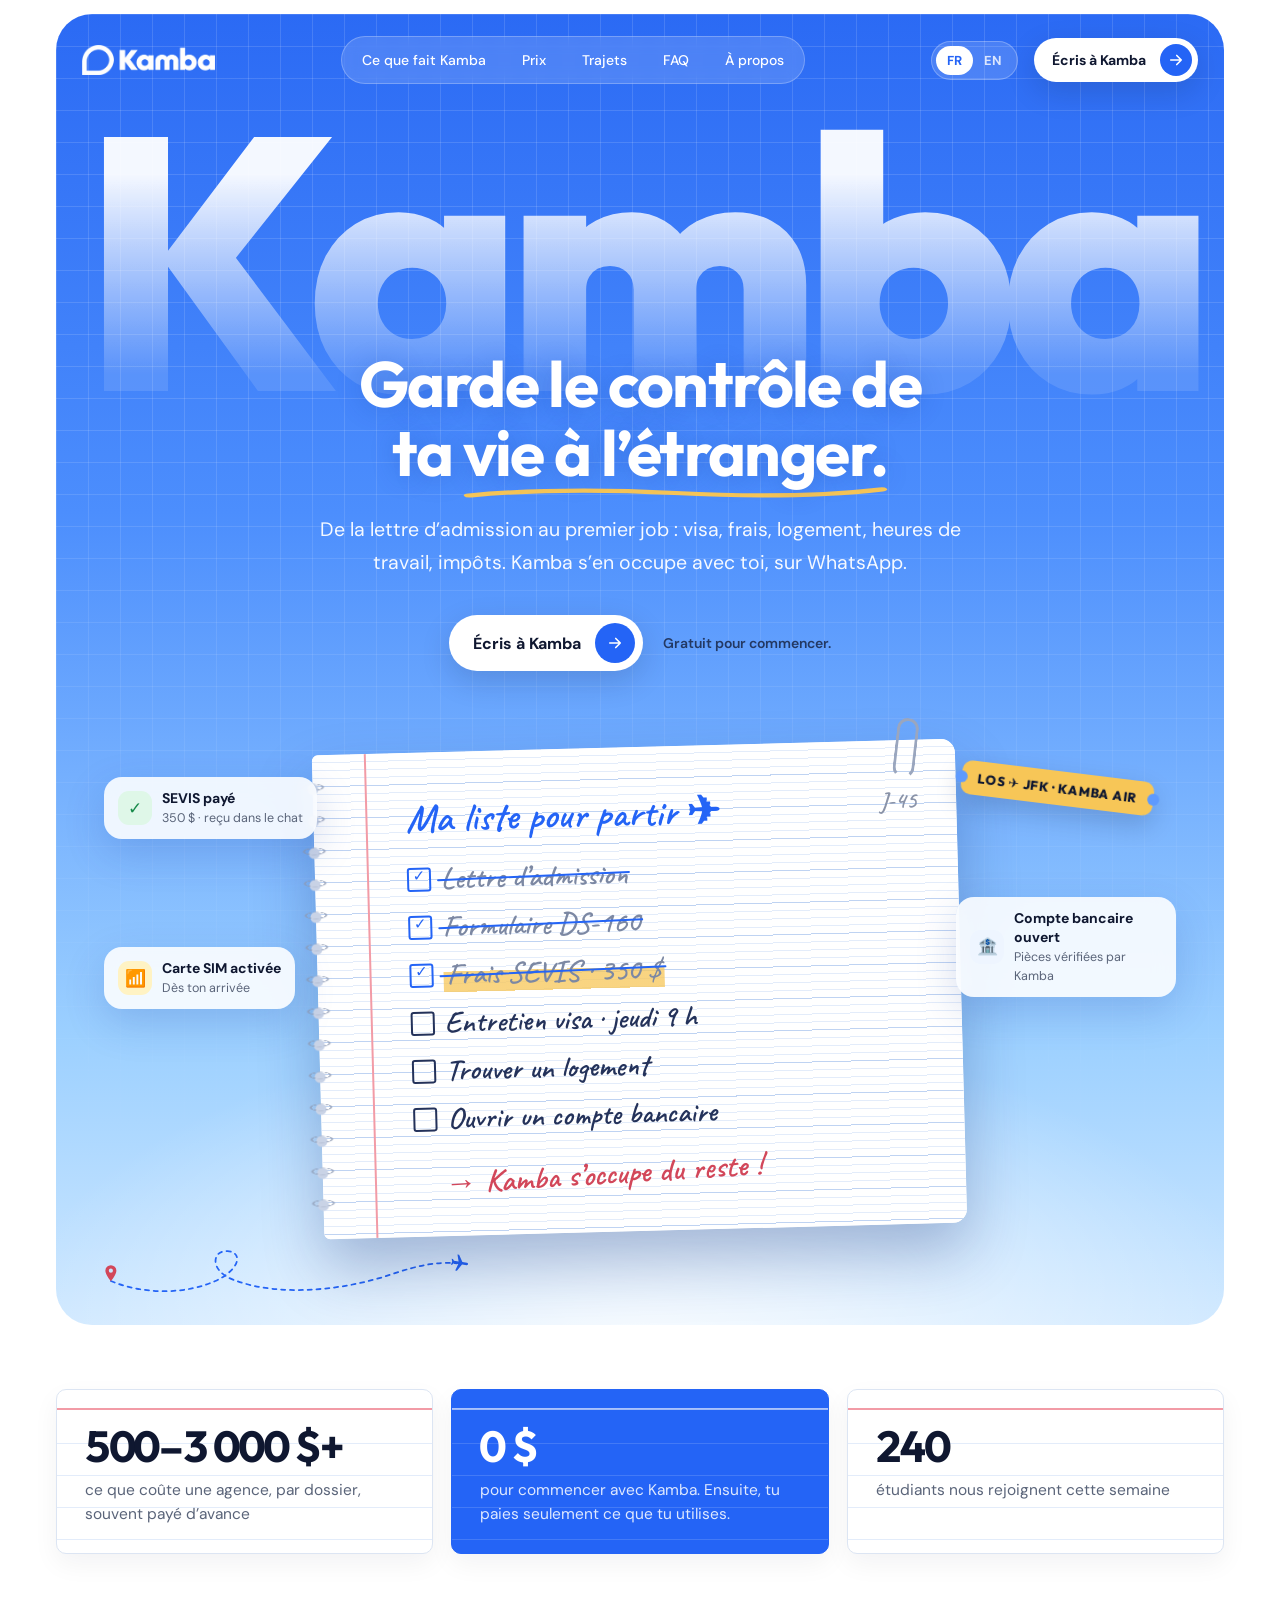
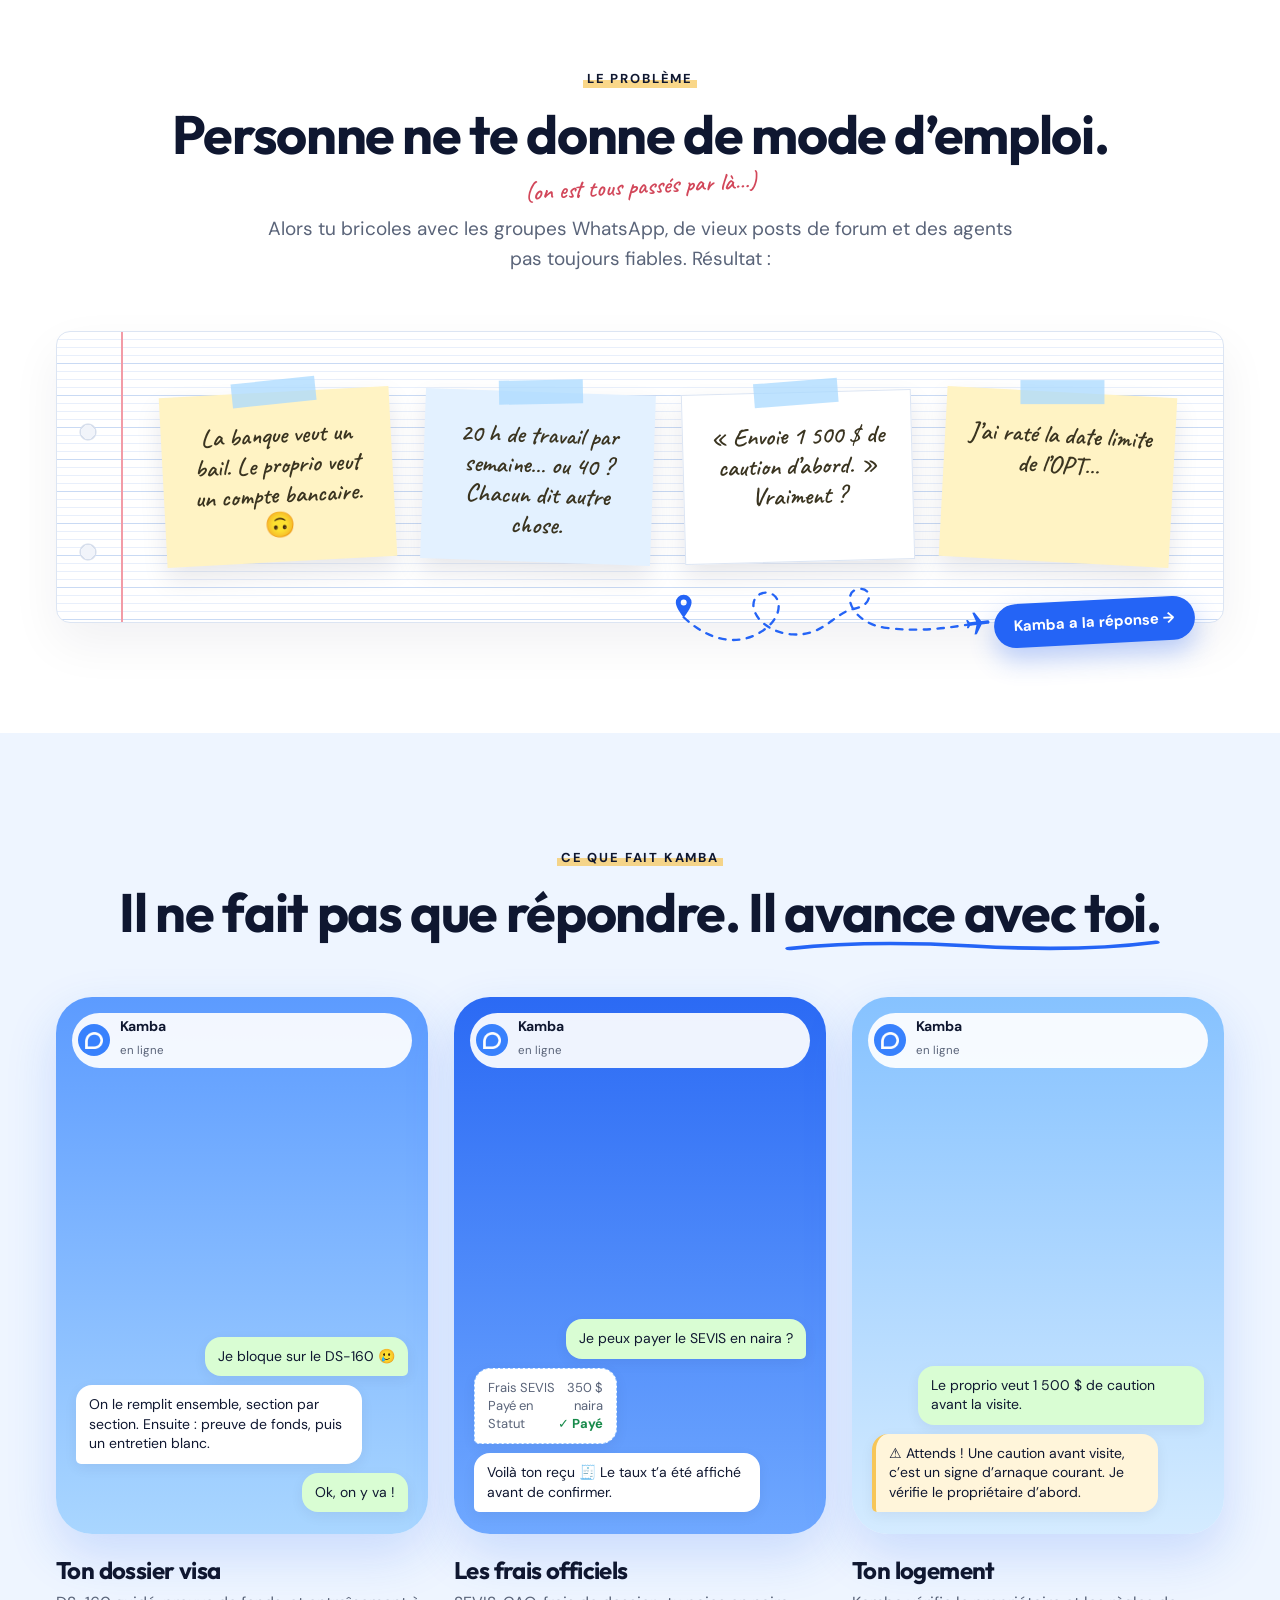
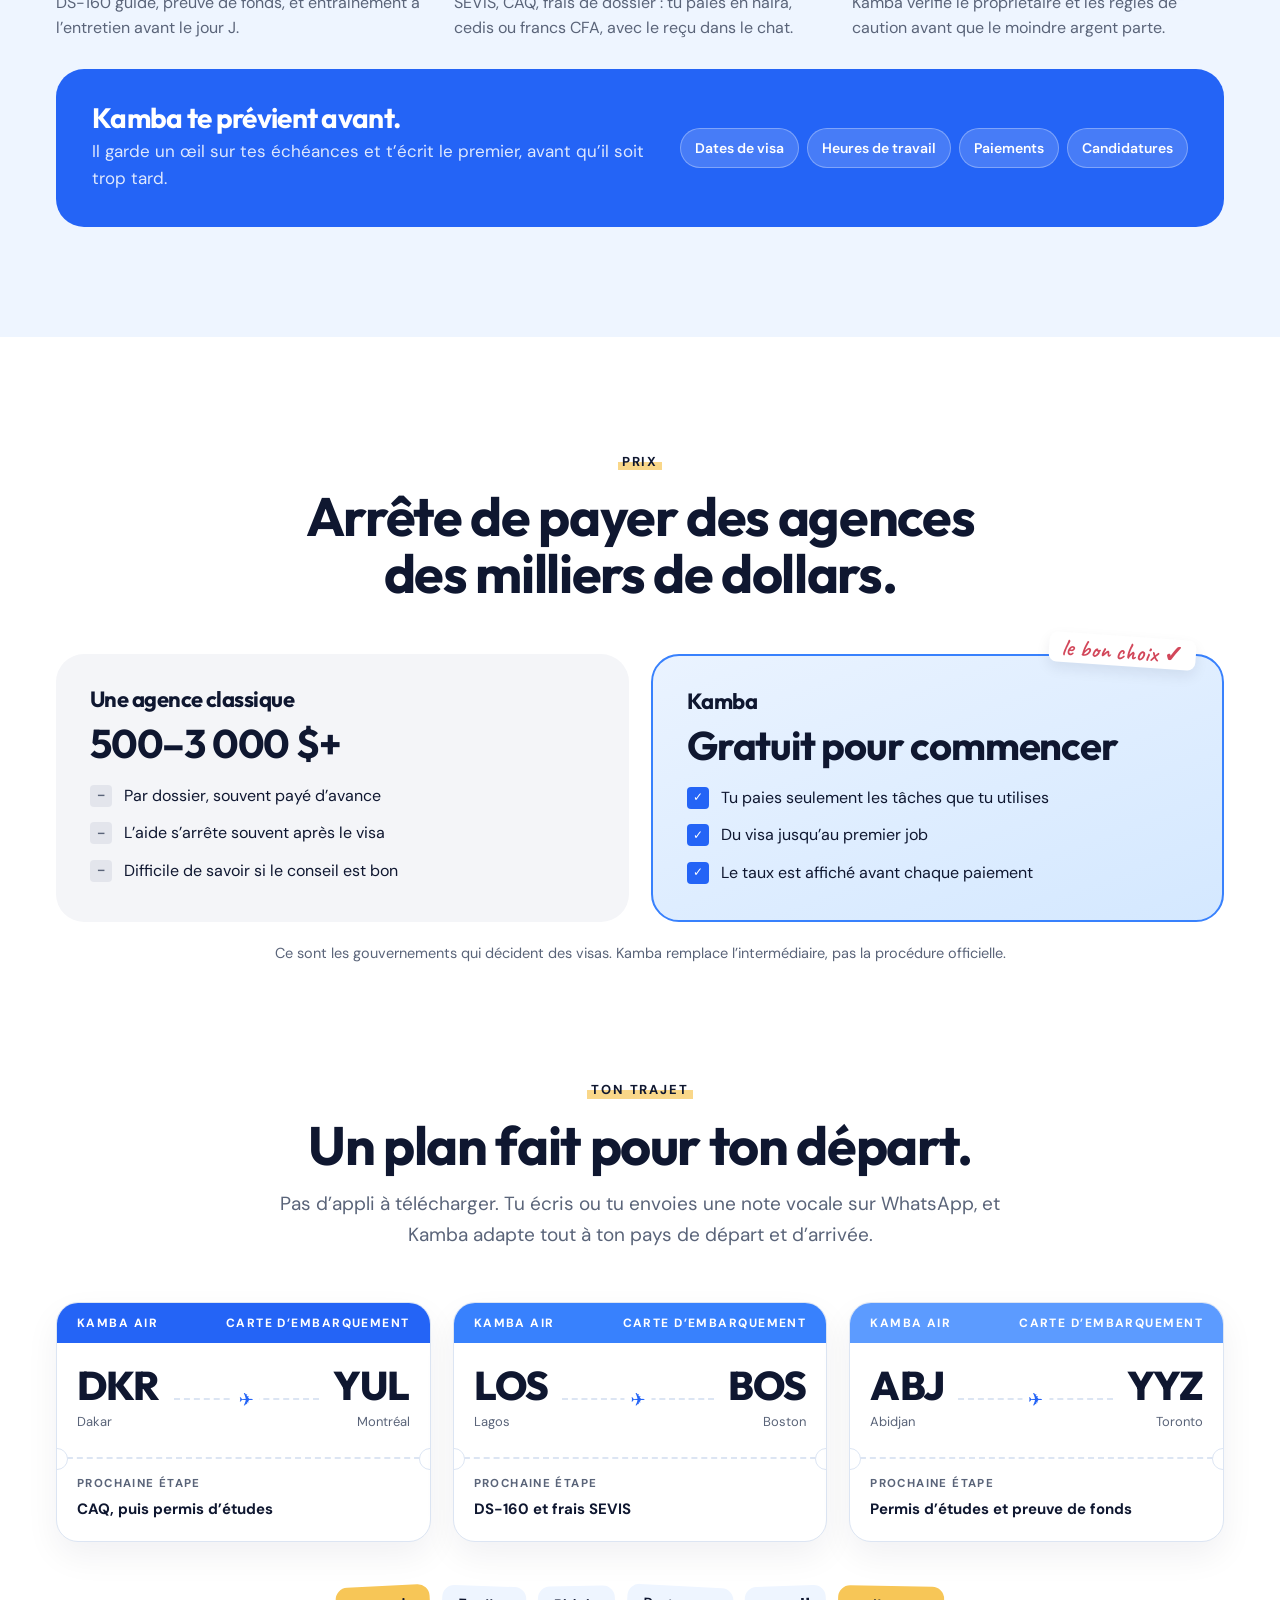
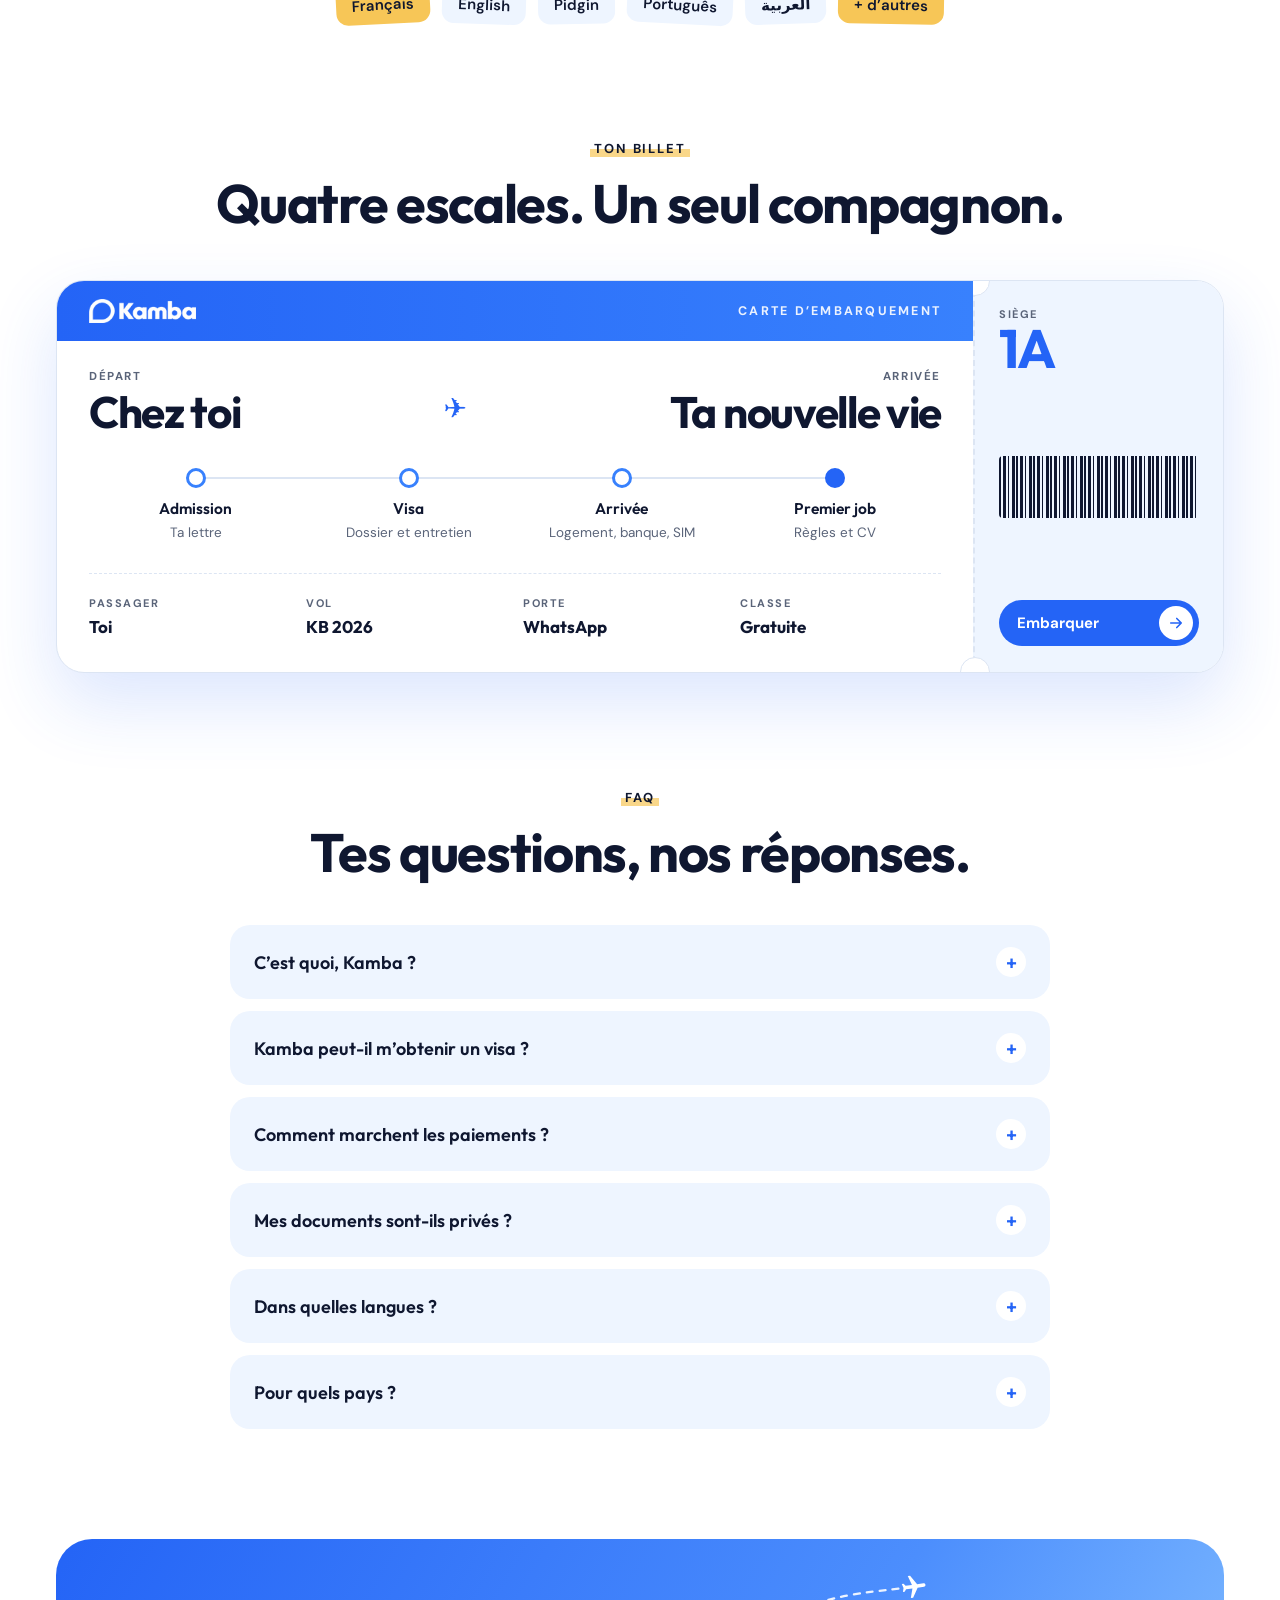
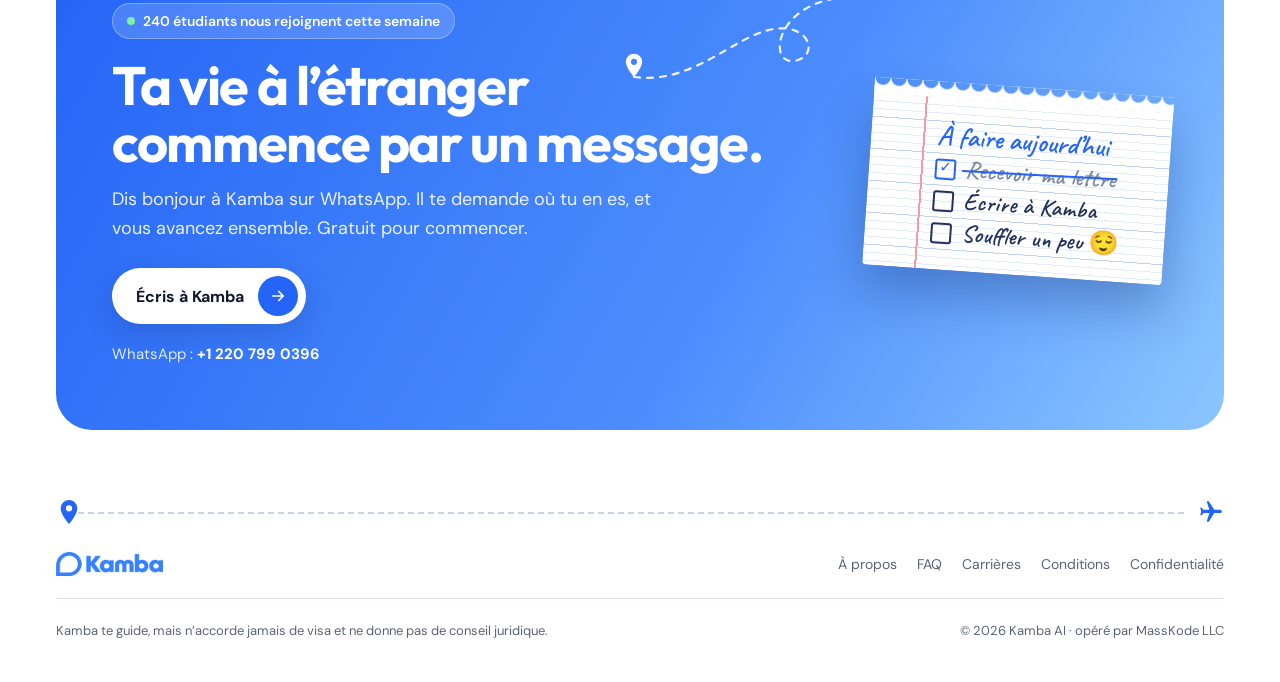
<file: index.html>
<!doctype html>
<html lang="fr">
<head>
<meta charset="utf-8">
<meta name="viewport" content="width=device-width, initial-scale=1, viewport-fit=cover">
<meta name="description" content="Kamba, ton compagnon IA sur WhatsApp pour partir étudier à l’étranger : visa, frais, logement, premier job.">
<link rel="icon" href="img/n1_icon.png">
<style>:root{padding-top:env(safe-area-inset-top);padding-bottom:env(safe-area-inset-bottom)}body{margin:0}img{max-width:100%}[hidden]{display:none!important}</style>
<title>Kamba</title>
<meta name="claude:viewport-fit-sides" content="cover">
<link rel="preconnect" href="https://fonts.googleapis.com">
<link rel="preconnect" href="https://fonts.gstatic.com" crossorigin>
<link rel="stylesheet" href="https://fonts.googleapis.com/css2?family=Outfit:wght@500;600;700;800&family=DM+Sans:opsz,wght@9..40,400;9..40,500;9..40,600;9..40,700&family=Caveat:wght@600&family=Space+Mono:wght@700&display=swap">
<style>
/* Layout: sky-gradient hero card with a giant "Kamba" behind a Seyès notebook page, then airy bands: scrapbook notes, phone screens, boarding passes. Single light theme by brand choice. */
:root{
  --blue:#2464F6;      /* bleu Kamba */
  --blue-2:#3881FD;    /* bleu du logo */
  --sky:#AADAFF;       /* bleu ciel */
  --pale:#EEF5FF;      /* fonds doux */
  --ink:#0F1730;
  --muted:#5A6479;
  --line:#DCE5F3;
  --white:#FFFFFF;
  --sun:#F7C657;       /* jaune surligneur : accent unique */
  --note:#FFF3C4;
  --f-display:"Outfit","Avenir Next","Segoe UI",system-ui,sans-serif;
  --f-body:"DM Sans","Segoe UI",system-ui,-apple-system,sans-serif;
  --f-mono:"Space Mono",ui-monospace,"SF Mono",Menlo,monospace;
  --f-hand:"Caveat","Segoe Print","Comic Sans MS",cursive;
  color-scheme:light;
}
*{box-sizing:border-box}
html{scroll-behavior:smooth}
body{background:var(--white);color:var(--ink);font-family:var(--f-body);font-size:17px;line-height:1.6;-webkit-font-smoothing:antialiased}
@media (prefers-reduced-motion:reduce){html{scroll-behavior:auto}*,*::before,*::after{animation:none!important;transition:none!important}.reveal{opacity:1!important;translate:none!important}}
h1,h2,h3{font-family:var(--f-display);letter-spacing:-.025em;line-height:1.05;margin:0;text-wrap:balance}
p{margin:0}
a{color:inherit}
a:focus-visible,button:focus-visible,summary:focus-visible{outline:3px solid var(--sun);outline-offset:3px;border-radius:10px}
.wrap{max-width:1200px;margin:0 auto;padding-left:max(16px,env(safe-area-inset-left,0px));padding-right:max(16px,env(safe-area-inset-right,0px))}
.band{padding-block:110px}
.eyebrow{display:inline-block;font-size:13px;font-weight:700;letter-spacing:.14em;text-transform:uppercase;color:var(--blue);margin-bottom:16px}
h2{font-size:clamp(32px,4.6vw,54px);font-weight:700}
.lead{font-size:19px;color:var(--muted);max-width:58ch}
.center{text-align:center}.center .lead{margin-inline:auto}

/* pills & buttons */
.btn{display:inline-flex;align-items:center;gap:14px;font:700 16px var(--f-body);text-decoration:none;border-radius:999px;padding:8px 8px 8px 24px;border:0;cursor:pointer;transition:transform .18s ease,box-shadow .18s ease}
.btn:hover{transform:translateY(-2px)}

.btn .arr{width:40px;height:40px;border-radius:50%;display:grid;place-items:center;flex:none}
.btn .arr svg{width:18px;height:18px;stroke:currentColor;fill:none;stroke-width:2.2;stroke-linecap:round;stroke-linejoin:round}
.btn-white{background:var(--white);color:var(--ink);box-shadow:0 10px 30px rgba(15,23,48,.15)}
.btn-white .arr{background:var(--blue);color:var(--white)}
.btn-blue{background:var(--blue);color:var(--white)}
.btn-blue .arr{background:var(--white);color:var(--blue)}

/* HERO */
.hero{padding-top:max(14px,env(safe-area-inset-top,0px))}
.hero-card{position:relative;border-radius:36px;overflow:hidden;background:linear-gradient(180deg,#2B6AF4 0%,#4C8EFD 38%,#9CD0FF 78%,#CFE8FF 100%);color:var(--white);min-height:700px;isolation:isolate}
.hero-card::after{content:"";position:absolute;inset:auto -10% -30% -10%;height:55%;background:radial-gradient(ellipse at center,rgba(255,255,255,.85),rgba(255,255,255,0) 65%);z-index:-1}
.top{position:relative;z-index:5;display:flex;align-items:center;gap:16px;padding:22px 26px}
.top .logo img{height:30px;display:block}
.top nav{display:flex;gap:6px;margin-left:auto;margin-right:auto;background:rgba(255,255,255,.14);border:1px solid rgba(255,255,255,.25);border-radius:999px;padding:5px;backdrop-filter:blur(8px)}
.top nav a{text-decoration:none;font-size:14px;font-weight:500;padding:7px 15px;border-radius:999px}
.top nav a:hover{background:rgba(255,255,255,.18)}
.lang{display:flex;background:rgba(255,255,255,.14);border:1px solid rgba(255,255,255,.25);border-radius:999px;padding:4px}
.lang button{border:0;background:none;color:var(--white);font:700 13px var(--f-body);padding:6px 11px;border-radius:999px;cursor:pointer;opacity:.8}
.lang button[aria-pressed="true"]{background:var(--white);color:var(--blue);opacity:1}
.top .btn{padding:6px 6px 6px 18px;font-size:14px}
.top .btn .arr{width:32px;height:32px}
/* menu hamburger (petits écrans) */
.burger{display:none;width:42px;height:42px;border-radius:50%;border:1px solid rgba(255,255,255,.35);background:rgba(255,255,255,.16);cursor:pointer;place-items:center;flex:none;padding:0}
.burger span{display:block;width:18px;height:2px;border-radius:2px;background:var(--white);position:relative;transition:background .2s}
.burger span::before,.burger span::after{content:"";position:absolute;left:0;width:18px;height:2px;border-radius:2px;background:var(--white);transition:transform .25s ease,top .25s ease}
.burger span::before{top:-6px}.burger span::after{top:6px}
.burger[aria-expanded="true"] span{background:transparent}
.burger[aria-expanded="true"] span::before{top:0;transform:rotate(45deg)}
.burger[aria-expanded="true"] span::after{top:0;transform:rotate(-45deg)}
.menu{position:absolute;left:12px;right:12px;top:78px;z-index:20;background:var(--white);color:var(--ink);border-radius:24px;padding:10px 10px 14px;box-shadow:0 24px 60px rgba(15,23,48,.28)}
.menu a.lk{display:flex;justify-content:space-between;align-items:center;text-decoration:none;font:600 20px var(--f-display);padding:14px 14px;border-radius:14px}
.menu a.lk::after{content:"→";color:var(--blue)}
.menu a.lk:hover{background:var(--pale)}
.menu a.lk+a.lk{border-top:1px solid var(--line)}
.menu .btn{width:100%;justify-content:space-between;margin-top:8px}
.menu .num{display:block;text-align:center;font-size:13px;color:var(--muted);margin-top:10px}
/* barre fixe qui apparaît après le header */
.sbar{position:fixed;top:0;left:0;right:0;z-index:40;padding-top:env(safe-area-inset-top,0px);background:rgba(255,255,255,.9);backdrop-filter:blur(12px);-webkit-backdrop-filter:blur(12px);border-bottom:1px solid var(--line);box-shadow:0 8px 30px rgba(15,23,48,.06);transform:translateY(-110%);transition:transform .35s cubic-bezier(.2,.8,.3,1);visibility:hidden}
.sbar.show{transform:none;visibility:visible}
.sbar .in{position:relative;display:flex;align-items:center;gap:18px;height:66px}
.sbar .logo img{height:26px;display:block}
.sbar nav{display:flex;gap:4px;margin-left:auto}
.sbar nav a{text-decoration:none;font-size:14.5px;font-weight:500;color:var(--muted);padding:8px 14px;border-radius:999px}
.sbar nav a:hover{color:var(--ink);background:var(--pale)}
.sbar .btn{padding:5px 5px 5px 16px;font-size:14px;gap:10px}
.sbar .btn .arr{width:30px;height:30px}
.burger.dark{border-color:var(--line);background:var(--pale)}
.burger.dark span,.burger.dark span::before,.burger.dark span::after{background:var(--ink)}
.burger.dark[aria-expanded="true"] span{background:transparent}
.sbar .menu{top:calc(100% + 8px);left:0;right:0}
section[id]{scroll-margin-top:84px}

/* bouton retour en haut */
.to-top{position:fixed;right:calc(18px + env(safe-area-inset-right,0px));bottom:calc(18px + env(safe-area-inset-bottom,0px));z-index:30;width:50px;height:50px;border-radius:50%;border:0;background:var(--blue);color:var(--white);display:grid;place-items:center;cursor:pointer;box-shadow:0 12px 30px rgba(36,100,246,.35);opacity:0;translate:0 16px;pointer-events:none;transition:opacity .3s ease,translate .3s ease}
.to-top.show{opacity:1;translate:0 0;pointer-events:auto}
.to-top:hover{background:#1A55DE}
.to-top svg{width:22px;height:22px;stroke:currentColor;fill:none;stroke-width:2.4;stroke-linecap:round;stroke-linejoin:round}
.giant{position:absolute;left:0;right:0;top:64px;text-align:center;font:800 clamp(130px,25vw,350px)/.85 var(--f-display);letter-spacing:-.05em;background:linear-gradient(180deg,rgba(255,255,255,.95) 20%,rgba(255,255,255,.12) 85%);-webkit-background-clip:text;background-clip:text;color:transparent;z-index:0;user-select:none;pointer-events:none}
.hero-grid{position:relative;z-index:2;display:grid;grid-template-columns:1fr 1fr;align-items:end;min-height:620px;padding:0 48px}
.hero-copy{padding-bottom:130px;min-width:0}
.hero-copy h1{font-size:clamp(40px,5.2vw,66px);font-weight:700;margin-bottom:18px;text-shadow:0 2px 24px rgba(20,60,160,.25)}
.hero-copy p{font-size:18px;max-width:44ch;margin-bottom:28px;color:rgba(255,255,255,.94)}
.hero-copy .row{display:flex;flex-wrap:wrap;align-items:center;gap:16px}
.hero-copy small{font-size:14px;color:var(--ink);opacity:.75;font-weight:600}
.stage{position:relative;align-self:end;justify-self:center;width:100%;max-width:480px;height:600px}
.stage .masc{position:absolute;left:50%;bottom:-6px;transform:translateX(-50%);height:560px;max-width:none;filter:drop-shadow(0 30px 40px rgba(20,60,160,.25))}
.float{position:absolute;background:rgba(255,255,255,.88);backdrop-filter:blur(10px);color:var(--ink);border-radius:18px;padding:12px 14px;font-size:14px;line-height:1.35;box-shadow:0 14px 40px rgba(20,60,160,.18);display:flex;gap:10px;align-items:center;}
.float b{display:block;font-weight:700}
.float span{color:var(--muted);font-size:12.5px}
.float .ico{width:34px;height:34px;border-radius:11px;display:grid;place-items:center;flex:none;font-size:17px}
.f1{left:-40px;top:70px;z-index:2}.f1 .ico{background:#DFF7E8;color:#178A4A}
.f2{right:-50px;top:330px;z-index:2}.f2 .ico{background:var(--pale)}
.f3{left:-50px;bottom:70px;z-index:2}.f3 .ico{background:var(--note)}
@keyframes bob{0%,100%{transform:translateY(0)}50%{transform:translateY(-8px)}}
.ticket{position:absolute;z-index:3;right:-10px;top:24px;transform:rotate(7deg);background:var(--sun);color:var(--ink);font:800 13px var(--f-display);letter-spacing:.06em;padding:9px 16px;border-radius:10px;box-shadow:0 10px 26px rgba(15,23,48,.18)}
.ticket::before,.ticket::after{content:"";position:absolute;top:50%;width:12px;height:12px;border-radius:50%;background:#5E9AFE;transform:translateY(-50%)}
.ticket::before{left:-6px}.ticket::after{right:-6px}

/* NOTEBOOK — Seyès page in the hero */
.hero-card::before{content:"";position:absolute;inset:0;background-image:linear-gradient(rgba(255,255,255,.13) 1px,transparent 1px),linear-gradient(90deg,rgba(255,255,255,.13) 1px,transparent 1px);background-size:32px 32px;-webkit-mask-image:linear-gradient(180deg,#000 30%,transparent 90%);mask-image:linear-gradient(180deg,#000 30%,transparent 90%);z-index:-1}
.notebook{position:absolute;left:50%;bottom:48px;width:400px;max-width:100%;transform:translateX(-50%) rotate(-3deg);background:var(--white);border-radius:6px 14px 14px 6px;box-shadow:0 30px 60px rgba(15,40,110,.28);z-index:1}
.notebook .rings{position:absolute;left:-14px;top:18px;bottom:18px;width:28px;background:radial-gradient(circle at 50% 50%,#C9D3E6 0 5px,transparent 6px) 0 0/28px 32px repeat-y}
.notebook .rings::after{content:"";position:absolute;inset:0;background:radial-gradient(ellipse 13px 4px at 50% 50%,transparent 9px,#8E9AB3 10px,transparent 12px) 0 -2px/28px 32px repeat-y}
.seyes{background-color:var(--white);background-image:linear-gradient(90deg,transparent 52px,#F29BA6 52px,#F29BA6 54px,transparent 54px),repeating-linear-gradient(180deg,transparent 0 7px,#E3ECFA 7px 8px,transparent 8px 15px,#E3ECFA 15px 16px,transparent 16px 23px,#E3ECFA 23px 24px,transparent 24px 31px,#BFD3F2 31px 32px)}
.notebook .page{padding:30px 26px 26px 72px;border-radius:6px 14px 14px 6px;color:#24325A;font-family:var(--f-hand)}
.notebook .ttl{font-size:30px;line-height:32px;font-weight:600;color:var(--blue)}
.notebook .date{position:absolute;right:22px;top:30px;font:600 20px/32px var(--f-hand);color:#8A93A8}
.todo{list-style:none;margin:0;padding:0}
.todo li{font-family:var(--f-hand);font-weight:600;font-size:25px;line-height:32px;display:flex;gap:10px;align-items:center;color:#24325A}
.todo li::before{content:"";width:17px;height:17px;border:2px solid #24325A;border-radius:3px;flex:none;margin-top:2px}
.todo li{position:relative;width:fit-content;max-width:100%}
.todo li.done{color:#7C88A3}
.todo li.done::after{content:"";position:absolute;left:27px;right:-2px;top:52%;height:2px;border-radius:2px;background:var(--blue);transform-origin:left;rotate:-1deg}
.todo li.done::before{content:"✓";border-color:var(--blue);color:var(--blue);font:700 15px/13px var(--f-body);text-align:center}
.mark{background:linear-gradient(transparent 45%,rgba(247,198,87,.75) 45%,rgba(247,198,87,.75) 88%,transparent 88%);padding:0 3px}
.notebook .scrib{font:600 25px/32px var(--f-hand);color:#D2475A;transform:rotate(-2deg);padding-left:30px}
.clip{position:absolute;right:38px;top:-22px;width:22px;height:60px;border:3px solid #9AA6BE;border-radius:12px;border-bottom-color:transparent;transform:rotate(8deg);z-index:2}
.hand{font-family:var(--f-hand);font-weight:600;color:#D2475A;font-size:24px;line-height:1.1}
.annot{display:inline-block;transform:rotate(-3deg);margin-top:10px}
.eyebrow{color:var(--ink);background:linear-gradient(transparent 50%,rgba(247,198,87,.7) 50%,rgba(247,198,87,.7) 92%,transparent 92%);padding:0 4px}
.u{background:url("data:image/svg+xml,%3Csvg xmlns='http://www.w3.org/2000/svg' viewBox='0 0 120 10' preserveAspectRatio='none'%3E%3Cpath d='M2 7c18-5 38-5 58-2s40 3 58-3' fill='none' stroke='%232464F6' stroke-width='3' stroke-linecap='round'/%3E%3C/svg%3E") bottom/100% 12px no-repeat;padding-bottom:6px}
.hero .u{background-image:url("data:image/svg+xml,%3Csvg xmlns='http://www.w3.org/2000/svg' viewBox='0 0 120 10' preserveAspectRatio='none'%3E%3Cpath d='M2 7c18-5 38-5 58-2s40 3 58-3' fill='none' stroke='%23F7C657' stroke-width='3.5' stroke-linecap='round'/%3E%3C/svg%3E")}
/* FLIGHT PATHS */
.fp{display:block;overflow:visible}
.fp path{fill:none;stroke-width:2.2;stroke-dasharray:6 7;stroke-linecap:round}
.fp .pln{fill:var(--ink)}
.fp .pn{fill:var(--ink)}
.fp.blue path{stroke:var(--blue)} .fp.blue .pln,.fp.blue .pn{fill:var(--blue)}
.fp.white path{stroke:rgba(255,255,255,.9)} .fp.white .pln,.fp.white .pn{fill:var(--white)}
.fp.grey path{stroke:#9AA3B5} .fp.grey .pln,.fp.grey .pn{fill:#9AA3B5}

@keyframes dash{to{stroke-dashoffset:-26}}
.fp text{font-family:var(--f-hand);font-weight:600;font-size:26px;fill:#D2475A}
.hero-route{position:absolute;left:48px;bottom:26px;width:560px;max-width:calc(100% - 96px);z-index:2;pointer-events:none}
.route-div{padding-top:70px}
.route-div svg{width:100%;height:auto}
.board .loops{position:absolute;right:230px;bottom:-34px;width:320px;pointer-events:none}
.cmp .mini{margin-top:22px;padding-top:16px;border-top:1px dashed #C9D3E6}
.cmp .mini svg{width:100%;max-width:340px;height:auto}
.cmp .mini .hand{position:static;display:block;font-size:22px;color:var(--muted);background:none;box-shadow:none;transform:none;padding:0;margin-top:2px}
.cmp .ka .mini .hand,.cmp .ag .mini .hand{position:static;display:block;font-size:22px;background:none;box-shadow:none;transform:none;padding:0;margin-top:2px;right:auto;top:auto}
.cmp .ka .mini .hand{color:var(--blue)}
.final .froute{position:absolute;right:300px;top:26px;width:300px;z-index:1;pointer-events:none}
.foot-route{position:relative;height:28px;margin-bottom:26px}
.foot-route::before{content:"";position:absolute;left:12px;right:40px;top:50%;border-top:2px dashed #C9D3E6}
.foot-route svg{position:absolute;width:26px;height:26px;top:1px}
.foot-route .a{left:0;fill:var(--blue)} .foot-route .b{right:0;fill:var(--blue)}
/* STATS */
.stats{display:grid;grid-template-columns:repeat(3,1fr);gap:18px;margin-top:64px}
.stat{border-radius:10px;padding:34px 28px 26px;background-color:var(--white);border:1px solid var(--line);box-shadow:0 10px 26px rgba(15,23,48,.05);min-width:0;display:flex;flex-direction:column;gap:10px;background-image:linear-gradient(180deg,transparent 18px,#F29BA6 18px,#F29BA6 20px,transparent 20px),repeating-linear-gradient(180deg,transparent 0 31px,#E3ECFA 31px 32px);background-position:0 0,0 22px;background-repeat:no-repeat,repeat}
.stat b{font:700 clamp(32px,3.4vw,46px)/1 var(--f-display);white-space:nowrap;letter-spacing:-.03em;font-variant-numeric:tabular-nums}
.stat span{color:var(--muted);font-size:15.5px}
.stat.hl{background-color:var(--blue);background-image:linear-gradient(180deg,transparent 18px,rgba(255,255,255,.55) 18px,rgba(255,255,255,.55) 20px,transparent 20px),repeating-linear-gradient(180deg,transparent 0 31px,rgba(255,255,255,.14) 31px 32px);color:var(--white);border-color:var(--blue)}
.stat.hl span{color:rgba(255,255,255,.85)}

/* PROBLEM — scrapbook */
.problem{background:var(--white)}
.board{position:relative;margin-top:56px;border-radius:14px;padding:60px 40px 60px 96px;border:1px solid var(--line);box-shadow:0 20px 50px rgba(15,23,48,.06);display:flex;flex-wrap:wrap;justify-content:center;gap:28px 30px}
.note{position:relative;width:230px;min-height:150px;padding:28px 22px 22px;background:var(--note);font:600 25px/1.2 var(--f-hand);color:#3A3420;box-shadow:0 12px 26px rgba(15,23,48,.10);transform:rotate(var(--r,-2deg))}
.note::before{content:"";position:absolute;top:-12px;left:50%;width:84px;height:24px;transform:translateX(-50%) rotate(-3deg);background:rgba(170,218,255,.75)}
.note.b{background:#E3F1FF}
.board.seyes{background-image:linear-gradient(90deg,transparent 64px,#F29BA6 64px,#F29BA6 66px,transparent 66px),repeating-linear-gradient(180deg,transparent 0 7px,#E8EFFB 7px 8px,transparent 8px 15px,#E8EFFB 15px 16px,transparent 16px 23px,#E8EFFB 23px 24px,transparent 24px 31px,#C9DAF4 31px 32px)}
.holes{position:absolute;left:22px;top:40px;bottom:40px;width:18px;background:radial-gradient(circle,#F1F4FA 0 7px,#D6DEEC 7px 8px,transparent 9px) 0 0/18px 120px repeat-y}
.note.w{background:var(--white);border:1px solid var(--line)}
.board .stamp{position:absolute;right:28px;bottom:-22px;background:var(--blue);color:var(--white);font:700 15px var(--f-body);padding:12px 20px;border-radius:999px;transform:rotate(-3deg);box-shadow:0 12px 26px rgba(36,100,246,.3)}

/* FEATURES — phone screens */
.features{background:var(--pale)}
.phones{display:grid;grid-template-columns:repeat(3,1fr);gap:26px;margin-top:56px}
.ph{min-width:0}
.screen{border-radius:36px;padding:16px;background:linear-gradient(180deg,#5C9BFF,#A9D6FF);box-shadow:0 20px 50px rgba(36,100,246,.18);aspect-ratio:9/13;display:flex;flex-direction:column;max-width:100%}
.ph:nth-child(2) .screen{background:linear-gradient(180deg,#2B6AF4,#6FA8FF)}
.ph:nth-child(3) .screen{background:linear-gradient(180deg,#86C2FF,#D4EBFF)}
.screen .bar{display:flex;align-items:center;gap:10px;background:rgba(255,255,255,.92);border-radius:999px;padding:6px 12px 6px 6px}
.screen .bar .av{width:32px;height:32px;border-radius:50%;background:var(--blue-2);display:grid;place-items:center;flex:none}
.screen .bar .av img{width:18px;display:block}
.screen .bar b{font-size:14px;display:block;line-height:1.1}
.screen .bar small{font-size:11.5px;color:var(--muted)}
.chat{flex:1;display:flex;flex-direction:column;justify-content:flex-end;gap:9px;padding:16px 4px 6px}
.m{max-width:86%;padding:10px 13px;border-radius:16px;font-size:14px;line-height:1.4;background:var(--white);color:var(--ink);box-shadow:0 4px 14px rgba(15,23,48,.06)}
.m.me{align-self:flex-end;background:#D9FDD3;border-bottom-right-radius:5px}
.m.k{align-self:flex-start;border-bottom-left-radius:5px}
.m.receipt{border:1.5px dashed #9CC7FF}
.m.receipt .r{display:flex;justify-content:space-between;gap:12px;font-size:13px;color:var(--muted)}
.m.receipt .ok{color:#178A4A;font-weight:700}
.m.warn{background:#FFF5DA;border-left:4px solid var(--sun)}
.ph h3{font-size:24px;font-weight:700;margin:24px 0 6px}
.ph p{color:var(--muted);font-size:16px}
.alerts{margin-top:28px;border-radius:28px;background:var(--blue);color:var(--white);padding:34px 36px;display:grid;grid-template-columns:1fr auto;gap:24px;align-items:center}
.alerts>*{min-width:0}
.alerts h3{font-size:28px;font-weight:700;margin-bottom:6px}
.alerts p{color:rgba(255,255,255,.85)}
.chips{display:flex;flex-wrap:wrap;gap:8px;justify-content:flex-end}
.chips span{background:rgba(255,255,255,.16);border:1px solid rgba(255,255,255,.3);padding:8px 14px;border-radius:999px;font-size:14px;font-weight:600;white-space:nowrap}

/* COMPARE */
.cmp{display:grid;grid-template-columns:1fr 1fr;gap:22px;margin-top:52px}
.cmp>div{border-radius:28px;padding:34px;min-width:0}
.cmp .ag{background:#F4F5F8}
.cmp .ka{position:relative;background:linear-gradient(160deg,#EAF3FF,#D4E8FF);border:2px solid var(--blue-2)}
.cmp .ka .hand{position:absolute;right:26px;top:-20px;background:var(--white);padding:2px 12px;border-radius:8px;transform:rotate(4deg);box-shadow:0 6px 14px rgba(15,23,48,.08)}
.cmp h3{font-size:22px;margin-bottom:6px}
.cmp .price{font:700 40px/1.1 var(--f-display);letter-spacing:-.03em;margin:10px 0 18px}
.cmp ul{list-style:none;padding:0;margin:0;display:grid;gap:12px}
.cmp li{display:flex;gap:12px;font-size:16px}
.cmp li i{width:22px;height:22px;border-radius:4px;flex:none;display:grid;place-items:center;font-style:normal;font-size:12px;font-weight:800;margin-top:2px}
.cmp .ag li i{background:#E3E5EC;color:var(--muted)}
.cmp .ka li i{background:var(--blue);color:var(--white)}
.disc{margin-top:20px;font-size:14.5px;color:var(--muted);text-align:center}

/* JOURNEYS — boarding passes */
.journeys{background:var(--white)}
.passes{display:grid;grid-template-columns:repeat(3,1fr);gap:22px;margin-top:52px}
.pass{position:relative;border-radius:22px;background:var(--white);border:1px solid var(--line);box-shadow:0 14px 34px rgba(15,23,48,.06);overflow:hidden;min-width:0}
.pass .hd{background:var(--blue);color:var(--white);padding:12px 20px;display:flex;justify-content:space-between;font:700 12px var(--f-body);letter-spacing:.12em;text-transform:uppercase}
.pass:nth-child(2) .hd{background:var(--blue-2)}
.pass:nth-child(3) .hd{background:#5C9BFF}
.pass .route{display:flex;align-items:center;justify-content:space-between;gap:10px;padding:22px 20px 6px}
.pass .route b{font:800 40px/1 var(--f-display);letter-spacing:-.02em}
.pass .route small{display:block;font-size:13px;color:var(--muted);margin-top:4px}
.pass .route .pl{flex:1;border-top:2px dashed var(--line);position:relative;height:0;margin:0 4px}
.pass .route .pl::after{content:"✈";position:absolute;left:50%;top:-14px;transform:translateX(-50%);background:var(--white);padding:0 6px;color:var(--blue);font-size:18px}
.pass .route .to{text-align:right}
.pass .tear{border-top:2px dashed var(--line);margin:18px 0 0;position:relative}
.pass .tear::before,.pass .tear::after{content:"";position:absolute;top:-11px;width:20px;height:20px;border-radius:50%;background:var(--white);border:1px solid var(--line)}
.pass .tear::before{left:-11px}.pass .tear::after{right:-11px}
.pass .next{padding:16px 20px 20px;font-size:15px}
.pass .next span{display:block;font-size:11.5px;letter-spacing:.12em;text-transform:uppercase;color:var(--muted);font-weight:700;margin-bottom:3px}
.langs{display:flex;flex-wrap:wrap;justify-content:center;gap:12px;margin-top:44px}
.langs span{font:600 15px var(--f-body);padding:9px 16px;border-radius:12px;background:var(--pale);transform:rotate(var(--r,0deg))}
.langs span.y{background:var(--sun)}

/* MEET */
.meet .card{display:grid;grid-template-columns:auto 1fr;gap:56px;align-items:center;border-radius:36px;background:linear-gradient(135deg,#EAF4FF,#CFE6FF);padding:48px 56px;overflow:hidden}
.meet .card>div{min-width:0}
.meet .face{width:230px;height:230px;border-radius:50%;background:var(--sky);overflow:hidden;box-shadow:0 0 0 10px rgba(255,255,255,.6)}
.meet .face img{width:100%;display:block}
.traits{display:grid;grid-template-columns:repeat(3,1fr);gap:18px;margin-top:26px}
.traits div{background:rgba(255,255,255,.7);border-radius:18px;padding:16px 18px}
.traits b{display:block;font:700 17px var(--f-display);margin-bottom:3px}
.traits span{font-size:14.5px;color:var(--muted)}

/* BIG BOARDING PASS */
.bigpass{margin-top:48px;display:grid;grid-template-columns:1fr 250px;border-radius:28px;background:var(--white);box-shadow:0 30px 70px rgba(36,100,246,.16);border:1px solid var(--line);overflow:hidden;position:relative}
.bigpass .main{padding:0 0 30px;min-width:0}
.bigpass .top{background:linear-gradient(90deg,var(--blue),var(--blue-2));color:var(--white);padding:18px 32px;display:flex;justify-content:space-between;align-items:center;gap:12px;flex-wrap:wrap}
.bigpass .top img{height:24px;display:block}
.bigpass .top span{font:700 12.5px var(--f-body);letter-spacing:.18em;text-transform:uppercase;opacity:.9}
.bigpass .od{display:flex;align-items:flex-end;justify-content:space-between;gap:20px;padding:28px 32px 10px}
.bigpass .od small{display:block;font:700 11.5px var(--f-body);letter-spacing:.14em;text-transform:uppercase;color:var(--muted);margin-bottom:6px}
.bigpass .od b{font:700 clamp(28px,3.6vw,44px)/1 var(--f-display);letter-spacing:-.03em}
.bigpass .od .to{text-align:right}
.bigpass .od .mid{flex:1;text-align:center;font-size:28px;color:var(--blue);padding-bottom:4px}
.stops{display:grid;grid-template-columns:repeat(4,1fr);gap:0;margin:22px 32px 0;position:relative}
.stops::before{content:"";position:absolute;left:12.5%;right:12.5%;top:9px;border-top:2px solid var(--line)}
.stops div{text-align:center;position:relative;min-width:0}
.stops i{width:20px;height:20px;border-radius:50%;background:var(--white);border:3px solid var(--blue-2);display:block;margin:0 auto 10px;position:relative}
.stops div:last-child i{background:var(--blue);border-color:var(--blue)}
.stops b{display:block;font:600 15.5px var(--f-display)}
.stops span{font-size:13.5px;color:var(--muted)}
.info{display:grid;grid-template-columns:repeat(4,1fr);gap:16px;margin:28px 32px 0;padding-top:22px;border-top:1px dashed var(--line)}
.info small{display:block;font:700 11px var(--f-body);letter-spacing:.14em;text-transform:uppercase;color:var(--muted);margin-bottom:4px}
.info b{font:700 17px var(--f-display)}
.stub{position:relative;border-left:2px dashed var(--line);background:var(--pale);padding:26px 24px;display:flex;flex-direction:column;gap:14px;justify-content:space-between}
.stub::before,.stub::after{content:"";position:absolute;left:-15px;width:28px;height:28px;border-radius:50%;background:var(--white);border:1px solid var(--line)}
.stub::before{top:-15px}.stub::after{bottom:-15px}
.stub small{display:block;font:700 11px var(--f-body);letter-spacing:.14em;text-transform:uppercase;color:var(--muted)}
.stub .seat{font:700 54px/1 var(--f-display);color:var(--blue);letter-spacing:-.03em}
.barcode{height:62px;border-radius:4px;background:repeating-linear-gradient(90deg,var(--ink) 0 2px,transparent 2px 4px,var(--ink) 4px 7px,transparent 7px 9px,var(--ink) 9px 10px,transparent 10px 13px,var(--ink) 13px 16px,transparent 16px 17px)}
.stub .btn{justify-content:space-between;padding:6px 6px 6px 18px;font-size:15px}
.stub .btn .arr{width:34px;height:34px}


/* ANIMATIONS : seulement l'apparition des cartes au défilement */
.reveal{opacity:0;translate:0 28px;transition:opacity .7s ease,translate .7s cubic-bezier(.2,.8,.3,1)}
.reveal.in{opacity:1;translate:0 0}
/* FAQ */
.faq .list{max-width:820px;margin:44px auto 0;display:grid;gap:12px}
details{background:var(--pale);border-radius:20px;padding:4px 24px}
summary{cursor:pointer;list-style:none;padding:18px 0;font:600 18px var(--f-display);display:flex;justify-content:space-between;gap:16px;align-items:center}
summary::-webkit-details-marker{display:none}
summary::after{content:"+";width:30px;height:30px;border-radius:50%;background:var(--white);color:var(--blue);display:grid;place-items:center;font-size:20px;flex:none;transition:transform .2s}
details[open] summary::after{transform:rotate(45deg)}
details p{padding:0 0 20px;color:var(--muted);font-size:16px;max-width:66ch}

/* FINAL */
.final .card{position:relative;border-radius:36px;overflow:hidden;background:linear-gradient(120deg,#2464F6,#4C8EFD 60%,#8CC6FF);color:var(--white);padding:64px 56px;display:grid;grid-template-columns:1.3fr .7fr;align-items:center;gap:24px;min-height:380px}
.final .card>div{min-width:0;position:relative;z-index:2}
.final h2{color:var(--white);margin-bottom:14px}
.final p{color:rgba(255,255,255,.9);font-size:18px;margin-bottom:26px;max-width:46ch}
.final .num{margin-top:18px;font-size:15px;color:rgba(255,255,255,.85)}
.final .num b{color:var(--white);user-select:all}
.final .join{display:inline-flex;align-items:center;gap:8px;background:rgba(255,255,255,.16);border:1px solid rgba(255,255,255,.3);border-radius:999px;padding:6px 14px;font-size:14px;font-weight:600;margin-bottom:18px}
.final .join i{width:8px;height:8px;border-radius:50%;background:#7CF0A6;display:block}
.final .paper{position:relative;justify-self:end;width:300px;max-width:100%;transform:rotate(4deg);border-radius:4px;padding:30px 22px 22px 66px;box-shadow:0 24px 50px rgba(10,30,90,.3);color:#24325A}
.final .paper::before{content:"";position:absolute;left:0;right:0;top:-8px;height:16px;background:radial-gradient(circle at 8px 0,transparent 7px,var(--white) 8px) 0 0/16px 16px repeat-x}
.final .paper .ttl{font:600 28px/32px var(--f-hand);color:var(--blue)}
.final .paper .todo li{font-size:24px}

footer{padding-block:48px 40px;font-size:14px;color:var(--muted)}
footer .row{display:flex;flex-wrap:wrap;gap:14px 26px;align-items:center}
footer img{height:24px;display:block}
footer nav{display:flex;flex-wrap:wrap;gap:8px 20px;margin-left:auto}
footer nav a{text-decoration:none}
footer nav a:hover{color:var(--blue)}
footer .legal{margin-top:22px;padding-top:22px;border-top:1px solid var(--line);display:flex;flex-wrap:wrap;gap:8px 24px;justify-content:space-between;font-size:13px}

/* responsive */
@media (max-width:1000px){
  .top nav{display:none}
  .burger{display:grid}
  .sbar nav{display:none}
  .sbar .btn{margin-left:auto}
  .top .lang{margin-left:auto}
  .hero-grid{grid-template-columns:1fr;padding:0 26px;min-height:0}
  .hero-copy{padding-bottom:0;padding-top:0;margin-top:-34px;position:relative;z-index:2}
  .hero-route,.final .froute{display:none}
  .board .loops{right:auto;left:40px;width:240px;bottom:-40px}
  .stage{height:auto;max-width:440px;display:flex;flex-wrap:wrap;justify-content:center;align-items:center;gap:12px;padding:28px 0 44px}
  .stage .ticket,.stage .float{position:static}
  .stage .ticket{transform:rotate(-2deg);order:1}
  .stage .f1{order:2}
  .stage .f2,.stage .f3{display:none}
  .notebook{position:relative;left:auto;bottom:auto;order:3;width:100%;max-width:400px;margin-top:14px;transform:rotate(-2deg)}
  .giant{position:relative;top:auto;font-size:28.5vw;line-height:.82;margin-top:10px;letter-spacing:-.075em;margin-left:-12px;margin-right:-12px}
  .phones,.passes{grid-template-columns:1fr;max-width:420px;margin-inline:auto}
  .bigpass{grid-template-columns:1fr}
  .stub{border-left:0;border-top:2px dashed var(--line);flex-direction:row;flex-wrap:wrap;align-items:center}
  .stub::before{left:-15px;top:-15px}.stub::after{left:auto;right:-15px;top:-15px;bottom:auto}
  .stub .barcode{flex:1 1 100%}
  .info{grid-template-columns:1fr 1fr}
  .alerts{grid-template-columns:1fr}.chips{justify-content:flex-start}
  .cmp{grid-template-columns:1fr}
  .meet .card{grid-template-columns:1fr;padding:36px 28px;gap:28px}
  .traits{grid-template-columns:1fr}
  .final .card{grid-template-columns:1fr;padding:44px 28px}
  .final .paper{justify-self:start;margin-top:12px}
  .band{padding-block:80px}
}
@media (max-width:600px){
  body{font-size:16px}
  .top{padding:16px}
  .top > .btn{display:none}
  .hero-card{border-radius:28px}
  .hero-copy{padding-top:0;margin-top:-7.5vw;position:relative;z-index:2}
  .board .loops{display:none}
  .bigpass .od,.bigpass .top{padding-left:20px;padding-right:20px}
  .stops,.info{margin-left:20px;margin-right:20px}
  .stops b{font-size:13.5px}.stops span{display:none}
  .bigpass .od .mid{font-size:20px}
  .stats{grid-template-columns:1fr}
  .notebook{max-width:340px}
  .notebook .date{display:none}
  .notebook .ttl{font-size:27px}
  .todo li{font-size:21px}
  .notebook .page{padding:26px 16px 20px 64px}
  .todo li{font-size:22px}
  .holes{left:12px}
  .float{font-size:13px;padding:10px 12px}
  .board{padding:44px 16px 56px 56px}
  .note{width:100%;max-width:300px}
  .meet .face{width:170px;height:170px}
  .final .card{padding:36px 22px}
}

/* ===== ORDINATEUR : tout aligné de haut en bas, menu hamburger comme sur mobile ===== */
@media (min-width:1001px){
  .hero-card{min-height:0;padding-bottom:10px}
  .giant{position:relative;top:auto;margin-top:6px;font-size:clamp(220px,28vw,420px);line-height:.82;padding-bottom:.04em}
  .hero-grid{display:block;min-height:0;padding:0 48px}
  .hero-copy{text-align:center;max-width:920px;margin:-72px auto 0;padding:0;position:relative;z-index:2}
  .hero-copy h1{font-size:clamp(46px,5vw,70px);line-height:1.08;margin-bottom:26px}
  .hero-copy p{font-size:19.5px;line-height:1.7;max-width:54ch;margin:0 auto 36px}
  .hero-copy .row{justify-content:center;gap:20px}
  .stage{position:relative;height:auto;max-width:none;width:100%;margin-top:76px;padding-bottom:84px;display:flex;justify-content:center}
  .notebook{position:relative;left:auto;bottom:auto;width:min(700px,60%);transform:rotate(-1.5deg)}
  .notebook .page{padding:42px 44px 36px 92px}
  .notebook .ttl{font-size:40px;line-height:48px;margin-bottom:12px}
  .notebook .date{top:44px;right:40px;font-size:24px}
  .notebook .todo li{font-size:30px;line-height:48px}
  .notebook .todo li::before{width:20px;height:20px}
  .notebook .todo li.done::after{left:30px}
  .notebook .scrib{font-size:32px;line-height:48px;margin-top:10px}
  .float{max-width:220px}
  .f1{left:0;top:30px}
  .f3{left:0;top:200px;bottom:auto}
  .ticket{right:2%;top:24px}
  .f2{right:0;top:150px}
  .hero-route{left:44px;bottom:28px;width:380px}
}
@media (min-width:1001px) and (max-width:1200px){
  .top nav a,.sbar nav a{padding:7px 10px;font-size:13.5px}
  .top{gap:12px}
  .float{max-width:180px;font-size:13px;padding:10px 12px}
  .notebook{width:min(640px,58%)}
}
/* trajet du header en couleur */
.fp.color path{stroke:var(--blue);stroke-width:2.6}
.fp.color .pn{fill:#D2475A}
.fp.color .pln{fill:var(--blue)}
</style>
</head>
<body>


<svg width="0" height="0" style="position:absolute" aria-hidden="true">
  <symbol id="plane" viewBox="0 0 24 24"><path transform="rotate(90 12 12)" d="M21 16v-2l-8-5V3.5c0-.83-.67-1.5-1.5-1.5S10 2.67 10 3.5V9l-8 5v2l8-2.5V19l-2 1.5V22l3.5-1 3.5 1v-1.5L13 19v-5.5l8 2.5z"/></symbol>
  <symbol id="pin" viewBox="0 0 24 28"><path d="M12 1a9 9 0 0 0-9 9c0 6.6 9 17 9 17s9-10.4 9-17a9 9 0 0 0-9-9zm0 12.4A3.4 3.4 0 1 1 12 6.6a3.4 3.4 0 0 1 0 6.8z"/></symbol>
</svg>

<header class="sbar" id="sbar" aria-label="Barre de navigation">
  <div class="wrap in">
    <a class="logo" href="#top" aria-label="Kamba"><img src="img/n1_lockup_blue.png" alt="Kamba"></a>
    <nav aria-label="Sections">
      <a href="#features" data-i18n="nav1">Ce que fait Kamba</a>
      <a href="#prix" data-i18n="nav2">Prix</a>
      <a href="#trajets" data-i18n="nav3">Trajets</a>
      <a href="#faq">FAQ</a>
      <a href="a-propos.html" data-i18n="l1">À propos</a>
    </nav>
    <a class="btn btn-blue wa-link" href="https://wa.me/12207990396" target="_blank" rel="noopener"><span data-i18n="cta">Écris à Kamba</span><span class="arr"><svg viewBox="0 0 24 24"><path d="M5 12h14M13 6l6 6-6 6"/></svg></span></a>
    <button type="button" class="burger dark" data-burger aria-expanded="false" aria-controls="menu2" aria-label="Ouvrir le menu" data-i18n-aria="menu_open"><span></span></button>
    <div class="menu" id="menu2" hidden>
      <a class="lk" href="#features" data-i18n="nav1">Ce que fait Kamba</a>
      <a class="lk" href="#prix" data-i18n="nav2">Prix</a>
      <a class="lk" href="#trajets" data-i18n="nav3">Trajets</a>
      <a class="lk" href="#faq">FAQ</a>
      <a class="lk" href="a-propos.html" data-i18n="l1">À propos</a>
      <span class="num">WhatsApp : +1 220 799 0396</span>
    </div>
  </div>
</header>

<!-- HERO -->
<section class="hero wrap" id="top">
  <div class="hero-card">
    <div class="top">
      <a class="logo" href="#top" aria-label="Kamba"><img src="img/n1_lockup.png" alt="Kamba"></a>
      <nav aria-label="Sections">
        <a href="#features" data-i18n="nav1">Ce que fait Kamba</a>
        <a href="#prix" data-i18n="nav2">Prix</a>
        <a href="#trajets" data-i18n="nav3">Trajets</a>
        <a href="#faq">FAQ</a>
        <a href="a-propos.html" data-i18n="l1">À propos</a>
      </nav>
      <div class="lang" role="group" aria-label="Langue / Language">
        <button type="button" id="lang-fr" data-lang="fr" aria-pressed="true">FR</button>
        <button type="button" id="lang-en" data-lang="en" aria-pressed="false">EN</button>
      </div>
      <a class="btn btn-white wa-link" href="https://wa.me/12207990396" target="_blank" rel="noopener"><span class="t" data-i18n="cta">Écris à Kamba</span><span class="arr"><svg viewBox="0 0 24 24"><path d="M5 12h14M13 6l6 6-6 6"/></svg></span></a>
      <button type="button" class="burger" id="burger" data-burger aria-expanded="false" aria-controls="menu" aria-label="Ouvrir le menu" data-i18n-aria="menu_open"><span></span></button>
    </div>
    <div class="menu" id="menu" hidden>
      <a class="lk" href="#features" data-i18n="nav1">Ce que fait Kamba</a>
      <a class="lk" href="#prix" data-i18n="nav2">Prix</a>
      <a class="lk" href="#trajets" data-i18n="nav3">Trajets</a>
      <a class="lk" href="#faq">FAQ</a>
      <a class="lk" href="a-propos.html" data-i18n="l1">À propos</a>
      <a class="btn btn-blue wa-link" href="https://wa.me/12207990396" target="_blank" rel="noopener"><span data-i18n="cta">Écris à Kamba</span><span class="arr"><svg viewBox="0 0 24 24"><path d="M5 12h14M13 6l6 6-6 6"/></svg></span></a>
      <span class="num">WhatsApp : +1 220 799 0396</span>
    </div>

    <div class="giant" aria-hidden="true">Kamba</div>

<svg class="fp color hero-route" viewBox="0 0 560 80" aria-hidden="true"><path d="M16 56 C 70 78, 130 74, 170 56 C 205 40, 212 14, 188 12 C 166 10, 160 40, 196 54 C 262 80, 360 70, 430 46 C 468 33, 498 27, 526 30"/><use href="#pin" x="5.0" y="31.799999999999997" width="22" height="25.299999999999997" class="pn"/><use href="#plane" x="515.0" y="15.0" width="30" height="30" transform="rotate(8 530 30)" class="pln"/></svg>
    <div class="hero-grid">
      <div class="hero-copy">
        <h1 data-i18n-html="h1">Garde le contrôle de ta <span class="u">vie à l’étranger.</span></h1>
        <p data-i18n="hero_p">De la lettre d’admission au premier job : visa, frais, logement, heures de travail, impôts. Kamba s’en occupe avec toi, sur WhatsApp.</p>
        <div class="row">
          <a class="btn btn-white wa-link" href="https://wa.me/12207990396" target="_blank" rel="noopener"><span data-i18n="cta">Écris à Kamba</span><span class="arr"><svg viewBox="0 0 24 24"><path d="M5 12h14M13 6l6 6-6 6"/></svg></span></a>
          <small data-i18n="free">Gratuit pour commencer.</small>
        </div>
      </div>
      <div class="stage">
        <div class="notebook">
          <div class="rings"></div><div class="clip"></div>
          <div class="page seyes">
            <div class="ttl" data-i18n="nb_t">Ma liste pour partir ✈</div>
            <div class="date">J-45</div>
            <ul class="todo">
              <li class="done" data-i18n="td1">Lettre d’admission</li>
              <li class="done" data-i18n="td2">Formulaire DS-160</li>
              <li class="done"><span class="mark" data-i18n="td3">Frais SEVIS · 350 $</span></li>
              <li data-i18n="td4">Entretien visa · jeudi 9 h</li>
              <li data-i18n="td5">Trouver un logement</li>
              <li data-i18n="td6">Ouvrir un compte bancaire</li>
            </ul>
            <div class="scrib" data-i18n="nb_s">→ Kamba s’occupe du reste !</div>
          </div>
        </div>
        <div class="ticket">LOS ✈ JFK · KAMBA AIR</div>
        <div class="float f1"><div class="ico">✓</div><div><b data-i18n="fl1">SEVIS payé</b><span data-i18n="fl1s">350 $ · reçu dans le chat</span></div></div>
        <div class="float f2"><div class="ico">🏦</div><div><b data-i18n="fl2">Compte bancaire ouvert</b><span data-i18n="fl2s">Pièces vérifiées par Kamba</span></div></div>
        <div class="float f3"><div class="ico">📶</div><div><b data-i18n="fl3">Carte SIM activée</b><span data-i18n="fl3s">Dès ton arrivée</span></div></div>
      </div>
    </div>
  </div>

  <div class="stats">
    <div class="stat"><b>500–3 000 $+</b><span data-i18n="s1">ce que coûte une agence, par dossier, souvent payé d’avance</span></div>
    <div class="stat hl"><b>0 $</b><span data-i18n="s2">pour commencer avec Kamba. Ensuite, tu paies seulement ce que tu utilises.</span></div>
    <div class="stat"><b>240</b><span data-i18n="s3">étudiants nous rejoignent cette semaine</span></div>
  </div>
</section>

<!-- PROBLEM -->
<section class="band problem">
  <div class="wrap center">
    <span class="eyebrow" data-i18n="pb_e">Le problème</span>
    <h2 data-i18n="pb_t">Personne ne te donne de mode d’emploi.</h2>
    <div class="hand annot" data-i18n="pb_h">(on est tous passés par là…)</div>
    <p class="lead" style="margin-top:12px" data-i18n="pb_p">Alors tu bricoles avec les groupes WhatsApp, de vieux posts de forum et des agents pas toujours fiables. Résultat :</p>
    <div class="board seyes"><div class="holes"></div>
      <div class="note" style="--r:-3deg" data-i18n="n1">La banque veut un bail. Le proprio veut un compte bancaire. 🙃</div>
      <div class="note b" style="--r:2deg" data-i18n="n2">20 h de travail par semaine… ou 40 ? Chacun dit autre chose.</div>
      <div class="note w" style="--r:-1.5deg" data-i18n="n3">« Envoie 1 500 $ de caution d’abord. » Vraiment ?</div>
      <div class="note" style="--r:3deg" data-i18n="n4">J’ai raté la date limite de l’OPT…</div>
      <svg class="fp blue loops" viewBox="0 0 300 70" aria-hidden="true"><path d="M10 34 C 40 62, 70 60, 90 42 C 108 24, 96 6, 82 12 C 66 20, 80 48, 112 50 C 142 52, 150 30, 170 26 C 190 22, 186 4, 172 8 C 158 12, 168 40, 200 44 C 232 48, 258 44, 282 40"/><use href="#pin" x="0.0" y="12.0" width="20" height="23.0" class="pn"/><use href="#plane" x="273.0" y="27.0" width="26" height="26" transform="rotate(-6 286 40)" class="pln"/></svg>
      <span class="stamp" data-i18n="stamp">Kamba a la réponse →</span>
    </div>
  </div>
</section>

<!-- FEATURES -->
<section class="band features" id="features">
  <div class="wrap">
    <div class="center">
      <span class="eyebrow" data-i18n="ft_e">Ce que fait Kamba</span>
      <h2 data-i18n-html="ft_t">Il ne fait pas que répondre. Il <span class="u">avance avec toi.</span></h2>
    </div>
    <div class="phones">
      <div class="ph">
        <div class="screen">
          <div class="bar"><span class="av"><img src="img/n1_icon.png" alt=""></span><div><b>Kamba</b><small data-i18n="online">en ligne</small></div></div>
          <div class="chat">
            <div class="m me" data-i18n="c1a">Je bloque sur le DS-160 🥲</div>
            <div class="m k" data-i18n="c1b">On le remplit ensemble, section par section. Ensuite : preuve de fonds, puis un entretien blanc.</div>
            <div class="m me" data-i18n="c1c">Ok, on y va !</div>
          </div>
        </div>
        <h3 data-i18n="f1t">Ton dossier visa</h3>
        <p data-i18n="f1">DS-160 guidé, preuve de fonds, et entraînement à l’entretien avant le jour J.</p>
      </div>
      <div class="ph">
        <div class="screen">
          <div class="bar"><span class="av"><img src="img/n1_icon.png" alt=""></span><div><b>Kamba</b><small data-i18n="online">en ligne</small></div></div>
          <div class="chat">
            <div class="m me" data-i18n="c2a">Je peux payer le SEVIS en naira ?</div>
            <div class="m k receipt"><div class="r"><span data-i18n="c2r1">Frais SEVIS</span><span>350 $</span></div><div class="r"><span data-i18n="c2r2">Payé en</span><span>naira</span></div><div class="r"><span data-i18n="c2r3">Statut</span><span class="ok" data-i18n="c2r4">✓ Payé</span></div></div>
            <div class="m k" data-i18n="c2b">Voilà ton reçu 🧾 Le taux t’a été affiché avant de confirmer.</div>
          </div>
        </div>
        <h3 data-i18n="f2t">Les frais officiels</h3>
        <p data-i18n="f2">SEVIS, CAQ, frais de dossier : tu paies en naira, cedis ou francs CFA, avec le reçu dans le chat.</p>
      </div>
      <div class="ph">
        <div class="screen">
          <div class="bar"><span class="av"><img src="img/n1_icon.png" alt=""></span><div><b>Kamba</b><small data-i18n="online">en ligne</small></div></div>
          <div class="chat">
            <div class="m me" data-i18n="c3a">Le proprio veut 1 500 $ de caution avant la visite.</div>
            <div class="m k warn" data-i18n="c3b">⚠️ Attends ! Une caution avant visite, c’est un signe d’arnaque courant. Je vérifie le propriétaire d’abord.</div>
          </div>
        </div>
        <h3 data-i18n="f3t">Ton logement</h3>
        <p data-i18n="f3">Kamba vérifie le propriétaire et les règles de caution avant que le moindre argent parte.</p>
      </div>
    </div>
    <div class="alerts">
      <div><h3 data-i18n="al_t">Kamba te prévient avant.</h3><p data-i18n="al_p">Il garde un œil sur tes échéances et t’écrit le premier, avant qu’il soit trop tard.</p></div>
      <div class="chips"><span data-i18n="ch1">Dates de visa</span><span data-i18n="ch2">Heures de travail</span><span data-i18n="ch3">Paiements</span><span data-i18n="ch4">Candidatures</span></div>
    </div>
  </div>
</section>

<!-- PRICING / COMPARE -->
<section class="band" id="prix">
  <div class="wrap">
    <div class="center">
      <span class="eyebrow" data-i18n="px_e">Prix</span>
      <h2 data-i18n="px_t">Arrête de payer des agences des milliers de dollars.</h2>
    </div>
    <div class="cmp">
      <div class="ag">
        <h3 data-i18n="ag_t">Une agence classique</h3>
        <div class="price">500–3 000 $+</div>
        <ul>
          <li><i>–</i><span data-i18n="ag1">Par dossier, souvent payé d’avance</span></li>
          <li><i>–</i><span data-i18n="ag2">L’aide s’arrête souvent après le visa</span></li>
          <li><i>–</i><span data-i18n="ag3">Difficile de savoir si le conseil est bon</span></li>
        </ul>
      </div>
      <div class="ka">
        <span class="hand" data-i18n="ka_h">le bon choix ✓</span>
        <h3>Kamba</h3>
        <div class="price" data-i18n="ka_p">Gratuit pour commencer</div>
        <ul>
          <li><i>✓</i><span data-i18n="ka1">Tu paies seulement les tâches que tu utilises</span></li>
          <li><i>✓</i><span data-i18n="ka2">Du visa jusqu’au premier job</span></li>
          <li><i>✓</i><span data-i18n="ka3">Le taux est affiché avant chaque paiement</span></li>
        </ul>
      </div>
    </div>
    <p class="disc" data-i18n="disc">Ce sont les gouvernements qui décident des visas. Kamba remplace l’intermédiaire, pas la procédure officielle.</p>
  </div>
</section>

<!-- JOURNEYS -->
<section class="band journeys" id="trajets" style="padding-top:0">
  <div class="wrap">
    <div class="center">
      <span class="eyebrow" data-i18n="jr_e">Ton trajet</span>
      <h2 data-i18n="jr_t">Un plan fait pour ton départ.</h2>
      <p class="lead" style="margin-top:16px" data-i18n="jr_p">Pas d’appli à télécharger. Tu écris ou tu envoies une note vocale sur WhatsApp, et Kamba adapte tout à ton pays de départ et d’arrivée.</p>
    </div>
    <div class="passes">
      <div class="pass"><div class="hd"><span>Kamba Air</span><span data-i18n="pass">Carte d’embarquement</span></div>
        <div class="route"><div><b>DKR</b><small>Dakar</small></div><div class="pl"></div><div class="to"><b>YUL</b><small>Montréal</small></div></div>
        <div class="tear"></div><div class="next"><span data-i18n="nx">Prochaine étape</span><b data-i18n="nx1">CAQ, puis permis d’études</b></div></div>
      <div class="pass"><div class="hd"><span>Kamba Air</span><span data-i18n="pass">Carte d’embarquement</span></div>
        <div class="route"><div><b>LOS</b><small>Lagos</small></div><div class="pl"></div><div class="to"><b>BOS</b><small>Boston</small></div></div>
        <div class="tear"></div><div class="next"><span data-i18n="nx">Prochaine étape</span><b data-i18n="nx2">DS-160 et frais SEVIS</b></div></div>
      <div class="pass"><div class="hd"><span>Kamba Air</span><span data-i18n="pass">Carte d’embarquement</span></div>
        <div class="route"><div><b>ABJ</b><small>Abidjan</small></div><div class="pl"></div><div class="to"><b>YYZ</b><small>Toronto</small></div></div>
        <div class="tear"></div><div class="next"><span data-i18n="nx">Prochaine étape</span><b data-i18n="nx3">Permis d’études et preuve de fonds</b></div></div>
    </div>
    <div class="langs" aria-label="Langues">
      <span class="y" style="--r:-3deg">Français</span><span style="--r:2deg">English</span><span style="--r:-1deg">Pidgin</span><span style="--r:3deg">Português</span><span style="--r:-2deg">العربية</span><span class="y" style="--r:1deg" data-i18n="more">+ d’autres</span>
    </div>
  </div>
</section>

<!-- BIG PASS -->
<section class="band" id="billet" style="padding-top:0">
  <div class="wrap">
    <div class="center">
      <span class="eyebrow" data-i18n="bp_e">Ton billet</span>
      <h2 data-i18n="bp_t">Quatre escales. Un seul compagnon.</h2>
    </div>
    <div class="bigpass">
      <div class="main">
        <div class="top"><img src="img/n1_lockup.png" alt="Kamba"><span data-i18n="pass">Carte d’embarquement</span></div>
        <div class="od">
          <div><small data-i18n="bp_from">Départ</small><b data-i18n="rd1">Chez toi</b></div>
          <div class="mid" aria-hidden="true">✈</div>
          <div class="to"><small data-i18n="bp_to">Arrivée</small><b data-i18n="rd2">Ta nouvelle vie</b></div>
        </div>
        <div class="stops">
          <div><i></i><b data-i18n="e1">Admission</b><span data-i18n="e1s">Ta lettre</span></div>
          <div><i></i><b data-i18n="e2">Visa</b><span data-i18n="e2s">Dossier et entretien</span></div>
          <div><i></i><b data-i18n="e3">Arrivée</b><span data-i18n="e3s">Logement, banque, SIM</span></div>
          <div><i></i><b data-i18n="e4">Premier job</b><span data-i18n="e4s">Règles et CV</span></div>
        </div>
        <div class="info">
          <div><small data-i18n="i1">Passager</small><b data-i18n="i1v">Toi</b></div>
          <div><small data-i18n="i2">Vol</small><b>KB 2026</b></div>
          <div><small data-i18n="i3">Porte</small><b>WhatsApp</b></div>
          <div><small data-i18n="i4">Classe</small><b data-i18n="i4v">Gratuite</b></div>
        </div>
      </div>
      <div class="stub">
        <div><small data-i18n="seat">Siège</small><div class="seat">1A</div></div>
        <div class="barcode" aria-hidden="true"></div>
        <a class="btn btn-blue wa-link" href="https://wa.me/12207990396" target="_blank" rel="noopener"><span data-i18n="board_now">Embarquer</span><span class="arr"><svg viewBox="0 0 24 24"><path d="M5 12h14M13 6l6 6-6 6"/></svg></span></a>
      </div>
    </div>
  </div>
</section>

<!-- FAQ -->
<section class="band faq" id="faq" style="padding-top:0">
  <div class="wrap">
    <div class="center"><span class="eyebrow">FAQ</span><h2 data-i18n="fq_t">Tes questions, nos réponses.</h2></div>
    <div class="list">
      <details><summary data-i18n="q1">C’est quoi, Kamba ?</summary><p data-i18n="a1">Un compagnon IA pour les étudiants qui partent à l’étranger. Il vit dans WhatsApp et t’accompagne de la lettre d’admission jusqu’au premier job.</p></details>
      <details><summary data-i18n="q2">Kamba peut-il m’obtenir un visa ?</summary><p data-i18n="a2">Non. Ce sont les gouvernements qui décident. Kamba s’assure que ton dossier est complet et envoyé à temps, et te redirige vers un avocat ou le bureau international de ton école quand c’est nécessaire.</p></details>
      <details><summary data-i18n="q3">Comment marchent les paiements ?</summary><p data-i18n="a3">Discuter est gratuit pour commencer. Les frais officiels se paient dans ta monnaie locale, avec le taux affiché avant que tu confirmes. Pas de forfait à payer d’avance.</p></details>
      <details><summary data-i18n="q4">Mes documents sont-ils privés ?</summary><p data-i18n="a4">Oui. Tes documents t’appartiennent. Ils servent uniquement aux tâches que tu demandes, ne sont ni vendus ni partagés, et peuvent être supprimés sur demande.</p></details>
      <details><summary data-i18n="q5">Dans quelles langues ?</summary><p data-i18n="a5">Français, anglais, pidgin, portugais, arabe et d’autres. Les formulaires officiels restent dans la langue demandée.</p></details>
      <details><summary data-i18n="q6">Pour quels pays ?</summary><p data-i18n="a6">On commence par l’Afrique de l’Ouest (Nigeria, Sénégal, Côte d’Ivoire, Ghana) vers les États-Unis et le Canada, et d’autres destinations arrivent.</p></details>
    </div>
  </div>
</section>

<!-- FINAL -->
<section class="final" style="padding-bottom:20px">
  <div class="wrap">
    <div class="card">
      <div>
        <span class="join"><i></i><span data-i18n="join">240 étudiants nous rejoignent cette semaine</span></span>
        <h2 data-i18n="fn_t">Ta vie à l’étranger commence par un message.</h2>
        <p data-i18n="fn_p">Dis bonjour à Kamba sur WhatsApp. Il te demande où tu en es, et vous avancez ensemble. Gratuit pour commencer.</p>
        <a class="btn btn-white wa-link" href="https://wa.me/12207990396" target="_blank" rel="noopener"><span data-i18n="cta">Écris à Kamba</span><span class="arr"><svg viewBox="0 0 24 24"><path d="M5 12h14M13 6l6 6-6 6"/></svg></span></a>
        <div class="num"><span data-i18n="num">WhatsApp :</span> <b>+1 220 799 0396</b></div>
      </div>
      <svg class="fp white move froute" viewBox="0 0 300 130" aria-hidden="true"><path d="M10 112 C 70 120, 110 70, 150 64 C 186 58, 196 92, 170 96 C 146 99, 150 50, 200 36 C 236 26, 262 26, 286 22"/><use href="#pin" x="-1.0" y="87.8" width="22" height="25.299999999999997" class="pn"/><use href="#plane" x="276.0" y="8.0" width="28" height="28" transform="rotate(-8 290 22)" class="pln"/></svg>
      <div class="paper seyes" aria-hidden="true">
        <div class="ttl" data-i18n="fp_t">À faire aujourd’hui</div>
        <ul class="todo"><li class="done" data-i18n="fp1">Recevoir ma lettre</li><li data-i18n="fp2">Écrire à Kamba</li><li data-i18n="fp3">Souffler un peu 😌</li></ul>
      </div>
    </div>
  </div>
</section>

<button type="button" class="to-top" id="toTop" aria-label="Retour en haut" data-i18n-aria="to_top"><svg viewBox="0 0 24 24"><path d="M12 19V5M6 11l6-6 6 6"/></svg></button>

<footer>
  <div class="wrap">
    <div class="foot-route" aria-hidden="true"><svg class="a" viewBox="0 0 24 28"><use href="#pin"/></svg><svg class="b" viewBox="0 0 24 24"><use href="#plane"/></svg></div>
    <div class="row">
      <img src="img/n1_lockup_blue.png" alt="Kamba">
      <nav aria-label="Liens">
        <a href="a-propos.html" data-i18n="l1">À propos</a>
        <a href="faq.html">FAQ</a>
        <a href="carrieres.html" data-i18n="l2">Carrières</a>
        <a href="conditions.html" data-i18n="l3">Conditions</a>
        <a href="confidentialite.html" data-i18n="l4">Confidentialité</a>
      </nav>
    </div>
    <div class="legal">
      <span data-i18n="legal">Kamba te guide, mais n’accorde jamais de visa et ne donne pas de conseil juridique.</span>
      <span data-i18n="copy">© 2026 Kamba AI · opéré par MassKode LLC</span>
    </div>
  </div>
</footer>

<script>
// toujours ouvrir la page en haut (sauf lien vers une section)
if("scrollRestoration" in history) history.scrollRestoration="manual";
if(!location.hash){ scrollTo(0,0); addEventListener("load",()=>scrollTo(0,0)); }
const T = { en: {
  nav1:"What Kamba does", nav2:"Pricing", nav3:"Routes", cta:"Message Kamba",
  h1:"Stay in control of your <span class=\"u\">life abroad.</span>",
  nb_t:"My moving-abroad list ✈", td1:"Admission letter", td2:"DS-160 form", td3:"SEVIS fee · $350", td4:"Visa interview · Thu 9 am", td5:"Find housing", td6:"Open a bank account", nb_s:"→ Kamba handles the rest!", pb_h:"(we’ve all been there…)", ka_h:"the smart choice ✓", fp_t:"To do today", fp1:"Get my letter", fp2:"Message Kamba", fp3:"Take a breath 😌",
  hero_p:"From admission letter to first job: visa, fees, housing, work hours, taxes. Kamba handles it with you, on WhatsApp.",
  free:"Free to start.",
  fl1:"SEVIS paid", fl1s:"$350 · receipt in the chat", fl2:"Bank account opened", fl2s:"Documents checked by Kamba", fl3:"SIM card activated", fl3s:"As soon as you land",
  s1:"what an agency charges per application, often upfront", s2:"to start with Kamba. After that, you only pay for what you use.", s3:"students are joining us this week",
  pb_e:"The problem", pb_t:"Nobody hands you a manual.",
  pb_p:"So you piece it together from WhatsApp groups, old forum posts and agents you can’t always trust. The result:",
  n1:"The bank wants a lease. The landlord wants a bank account. 🙃", n2:"20 work hours a week… or 40? Everyone says something different.", n3:"“Send the $1,500 deposit first.” Really?", n4:"I missed my OPT deadline…", stamp:"Kamba has the answer →",
  ft_e:"What Kamba does", ft_t:"It doesn’t just answer. It <span class=\"u\">moves forward with you.</span>", online:"online",
  c1a:"I’m stuck on the DS-160 🥲", c1b:"Let’s fill it in together, section by section. Then: proof of funds, and a mock interview.", c1c:"Ok, let’s go!",
  f1t:"Your visa file", f1:"Guided DS-160, proof of funds, and interview practice before the big day.",
  c2a:"Can I pay SEVIS in naira?", c2r1:"SEVIS fee", c2r2:"Paid in", c2r3:"Status", c2r4:"✓ Paid", c2b:"Here’s your receipt 🧾 You saw the rate before confirming.",
  f2t:"Official fees", f2:"SEVIS, CAQ, application fees: pay in naira, cedis or CFA francs, with the receipt in the chat.",
  c3a:"The landlord wants a $1,500 deposit before the viewing.", c3b:"⚠️ Hold on! A deposit before a viewing is a common scam sign. Let me check the landlord first.",
  f3t:"Your housing", f3:"Kamba checks the landlord and deposit rules before any money moves.",
  al_t:"Kamba warns you ahead of time.", al_p:"It keeps an eye on your deadlines and messages you first, before it’s too late.",
  ch1:"Visa dates", ch2:"Work hours", ch3:"Payments", ch4:"Applications",
  px_e:"Pricing", px_t:"Stop paying agencies thousands of dollars.", ag_t:"A typical agency",
  ag1:"Per application, often paid upfront", ag2:"Support usually ends after the visa", ag3:"Hard to know if the advice is right",
  ka_p:"Free to start", ka1:"You only pay for the tasks you use", ka2:"From visa to first job", ka3:"The rate is shown before every payment",
  disc:"Governments decide visas. Kamba replaces the middleman, not the official process.",
  jr_e:"Your route", jr_t:"A plan built for your move.", jr_p:"No app to download. Text or send a voice note on WhatsApp, and Kamba adapts everything to where you’re leaving from and where you’re going.",
  pass:"Boarding pass", nx:"Next step", nx1:"CAQ, then study permit", nx2:"DS-160 and SEVIS fee", nx3:"Study permit and proof of funds", more:"+ more",
  fq_t:"Your questions, answered.",
  q1:"What is Kamba?", a1:"An AI companion for students moving abroad. It lives in WhatsApp and stays with you from admission letter to first job.",
  q2:"Can Kamba get me a visa?", a2:"No. Governments decide. Kamba makes sure your file is complete and on time, and points you to a lawyer or your school’s international office when needed.",
  q3:"How do payments work?", a3:"Chatting is free to start. Official fees are paid in your local currency, with the rate shown before you confirm. No upfront packages.",
  q4:"Are my documents private?", a4:"Yes. Your documents belong to you. They’re used only for the tasks you ask for, never sold or shared, and can be deleted on request.",
  q5:"Which languages?", a5:"French, English, Pidgin, Portuguese, Arabic and more. Official forms stay in the required language.",
  q6:"Which countries?", a6:"We’re starting with West Africa (Nigeria, Senegal, Côte d’Ivoire, Ghana) to the US and Canada, with more destinations coming.",
  rd1:"Home", rd2:"Your new life", cap_ag:"with an agency: detours everywhere", cap_ka:"with Kamba: straight there ✈",
  dep_t:"Departures · Kamba Air", dh1:"Time", dh2:"Destination", dh3:"Flight", dh4:"Gate", dh5:"Status", ok:"On time", go:"Boarding", soon:"Soon", dep_f:"Boarding gate: WhatsApp. No app, no queue.",
  bp_e:"Your ticket", bp_t:"Four stops. One companion.", bp_from:"From", bp_to:"To", e1:"Admission", e1s:"Your letter", e2:"Visa", e2s:"File and interview", e3:"Arrival", e3s:"Housing, bank, SIM", e4:"First job", e4s:"Rules and CV", i1:"Passenger", i1v:"You", i2:"Flight", i3:"Gate", i4:"Class", i4v:"Free", seat:"Seat", board_now:"Board now",
  menu_open:"Open menu", menu_close:"Close menu", to_top:"Back to top",
  join:"240 students are joining us this week", fn_t:"Your life abroad starts with a message.",
  fn_p:"Say hi to Kamba on WhatsApp. It asks where you’re at, and you move forward together. Free to start.", num:"WhatsApp:",
  l1:"About", l2:"Careers", l3:"Terms", l4:"Privacy",
  legal:"Kamba guides you, but never grants visas and doesn’t give legal advice.", copy:"© 2026 Kamba AI · operated by MassKode LLC"
}};
T.fr = {};
document.querySelectorAll("[data-i18n]").forEach(el=>{ T.fr[el.dataset.i18n] ??= el.textContent; });
document.querySelectorAll("[data-i18n-html]").forEach(el=>{ T.fr[el.dataset.i18nHtml] = el.innerHTML; });
document.querySelectorAll("[data-i18n-aria]").forEach(el=>{ T.fr[el.dataset.i18nAria] = el.getAttribute("aria-label"); });
T.fr.menu_close = "Fermer le menu";
function setLang(l){
  const d = T[l] || T.fr;
  document.documentElement.lang = l;
  document.querySelectorAll("[data-i18n]").forEach(el=>{ const v=d[el.dataset.i18n]; if(v!=null) el.textContent=v; });
  document.querySelectorAll("[data-i18n-html]").forEach(el=>{ const v=d[el.dataset.i18nHtml]; if(v!=null) el.innerHTML=v; });
  document.querySelectorAll("[data-i18n-aria]").forEach(el=>{ const v=d[el.dataset.i18nAria]; if(v!=null) el.setAttribute("aria-label",v); });
  document.querySelectorAll(".lang button").forEach(b=>b.setAttribute("aria-pressed", String(b.dataset.lang===l)));
  try{ localStorage.setItem("kamba-lang", l); }catch(e){}
}
document.querySelectorAll(".lang button").forEach(b=>b.addEventListener("click",()=>setLang(b.dataset.lang)));
let start="fr";
try{ start = localStorage.getItem("kamba-lang") || "fr"; }catch(e){}
setLang(start);

// ---- menus hamburger (header + barre fixe) ----
(function(){
  const pairs=[...document.querySelectorAll("[data-burger]")].map(b=>[b,document.getElementById(b.getAttribute("aria-controls"))]);
  const set=(b,m,open)=>{ m.hidden=!open; b.setAttribute("aria-expanded",String(open)); b.dataset.i18nAria = open?"menu_close":"menu_open"; const l=document.documentElement.lang; b.setAttribute("aria-label",(T[l]||T.fr)[b.dataset.i18nAria]); };
  const closeAll=()=>pairs.forEach(([b,m])=>{ if(!m.hidden) set(b,m,false); });
  pairs.forEach(([b,m])=>{
    b.addEventListener("click",e=>{ e.stopPropagation(); const open=m.hidden; closeAll(); set(b,m,open); });
    m.querySelectorAll("a").forEach(a=>a.addEventListener("click",()=>set(b,m,false)));
  });
  document.addEventListener("click",e=>{ pairs.forEach(([b,m])=>{ if(!m.hidden && !m.contains(e.target)) set(b,m,false); }); });
  document.addEventListener("keydown",e=>{ if(e.key==="Escape") pairs.forEach(([b,m])=>{ if(!m.hidden){ set(b,m,false); b.focus(); } }); });
  window.addEventListener("resize",()=>{ if(window.innerWidth>1000) closeAll(); });
  window.__closeMenus=closeAll;
})();

// ---- barre fixe : visible seulement après le header ----
(function(){
  const bar=document.getElementById("sbar"), hero=document.querySelector(".hero-card");
  const update=()=>{ const past = hero.getBoundingClientRect().bottom < 0; if(bar.classList.contains("show")!==past){ bar.classList.toggle("show",past); window.__closeMenus && window.__closeMenus(); } };
  window.addEventListener("scroll",update,{passive:true}); window.addEventListener("resize",update); update();
})();

// ---- bouton retour en haut ----
(function(){
  const t=document.getElementById("toTop");
  const onS=()=>t.classList.toggle("show", window.scrollY > 600);
  window.addEventListener("scroll",onS,{passive:true}); onS();
  t.addEventListener("click",()=>{ window.scrollTo({top:0,behavior:"smooth"}); document.querySelector(".logo")?.focus({preventScroll:true}); });
})();

// ---- apparition des cartes au défilement ----
(function(){
  const reduce = window.matchMedia && matchMedia("(prefers-reduced-motion: reduce)").matches;
  if (reduce || !("IntersectionObserver" in window)) return;
  const below = el => el.getBoundingClientRect().top > window.innerHeight * 0.9;
  const io = new IntersectionObserver(entries=>{
    entries.forEach(e=>{ if(e.isIntersecting){ e.target.classList.add("in"); io.unobserve(e.target); } });
  },{threshold:.15, rootMargin:"0px 0px -6% 0px"});
  const sel = ".stat, .board .note, .ph, .alerts, .cmp > div, .pass, .bigpass, details, .final .card";
  document.querySelectorAll(sel).forEach(el=>{
    if (!below(el)) return;
    const sib=[...el.parentElement.children].filter(c=>c.matches(sel));
    el.style.transitionDelay = (sib.indexOf(el)%4)*100 + "ms";
    el.classList.add("reveal");
    io.observe(el);
  });
})();
</script>

</body>
</html>
</file>
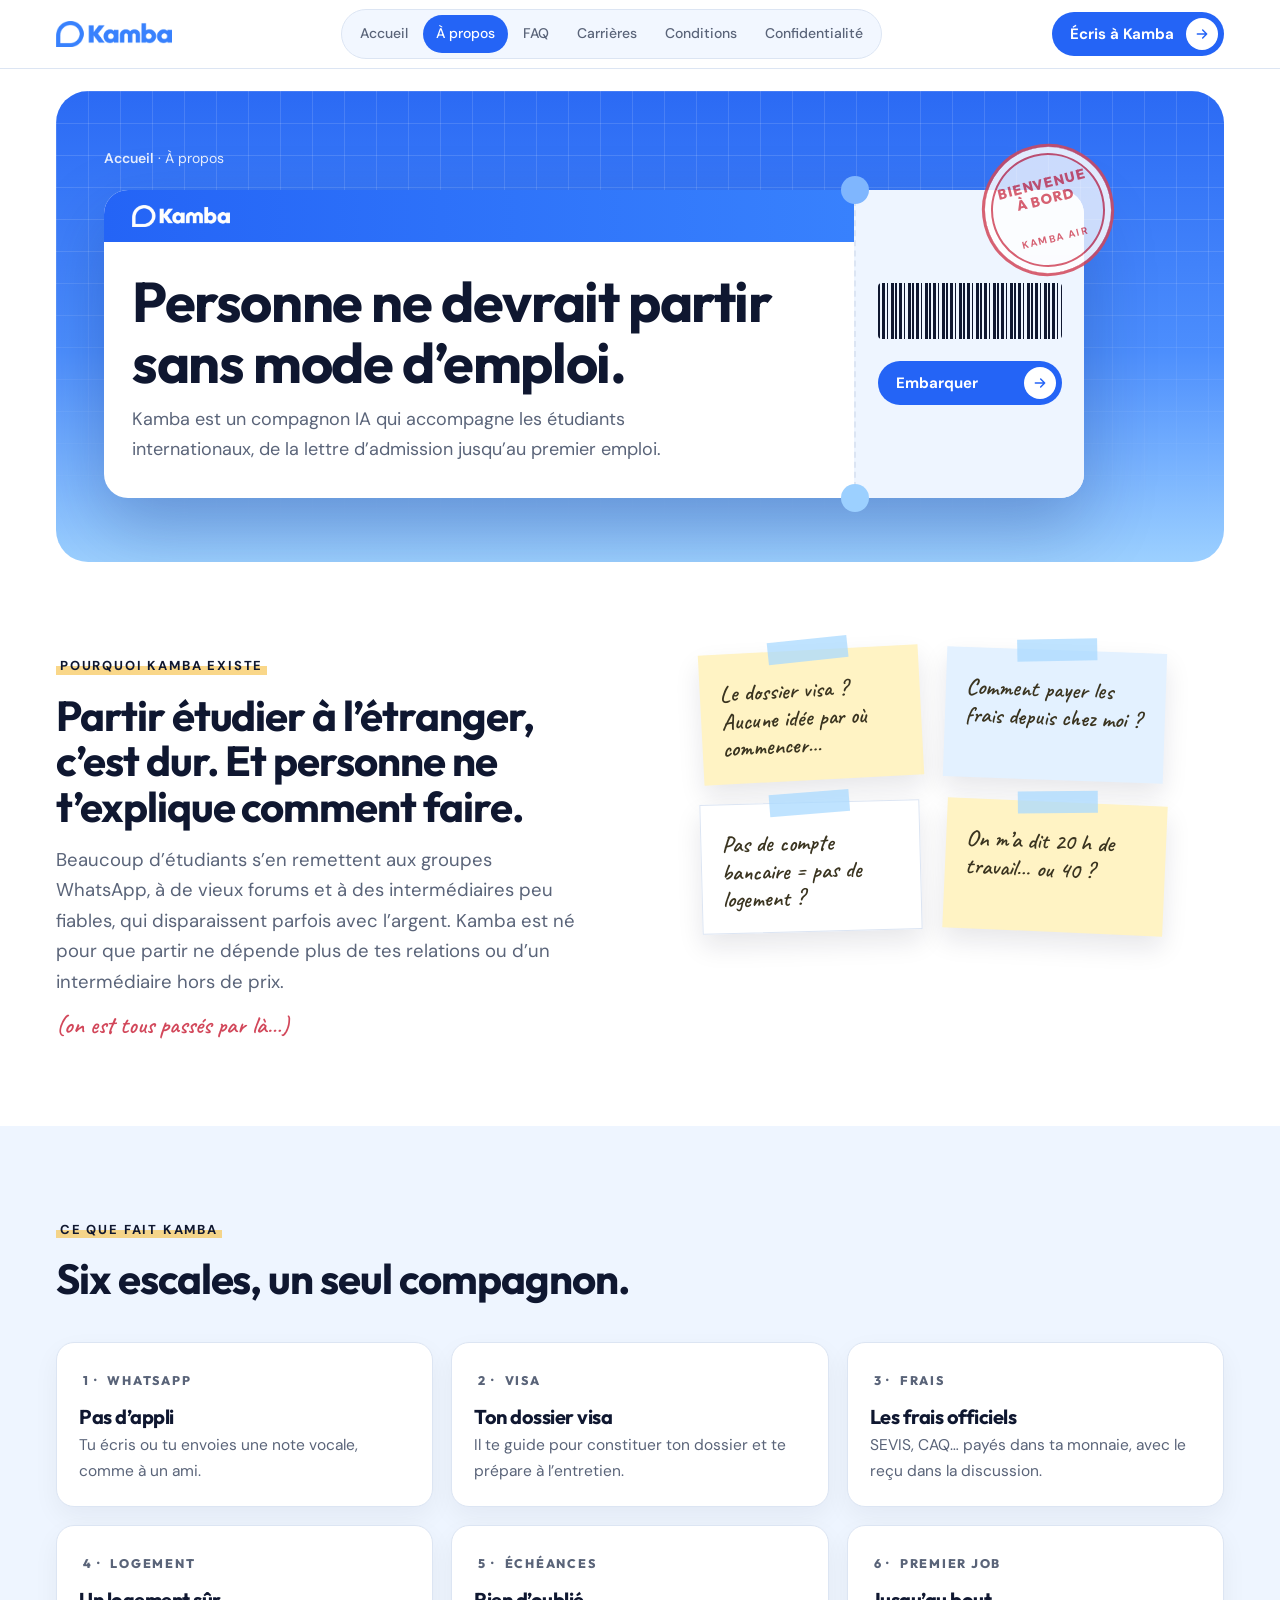
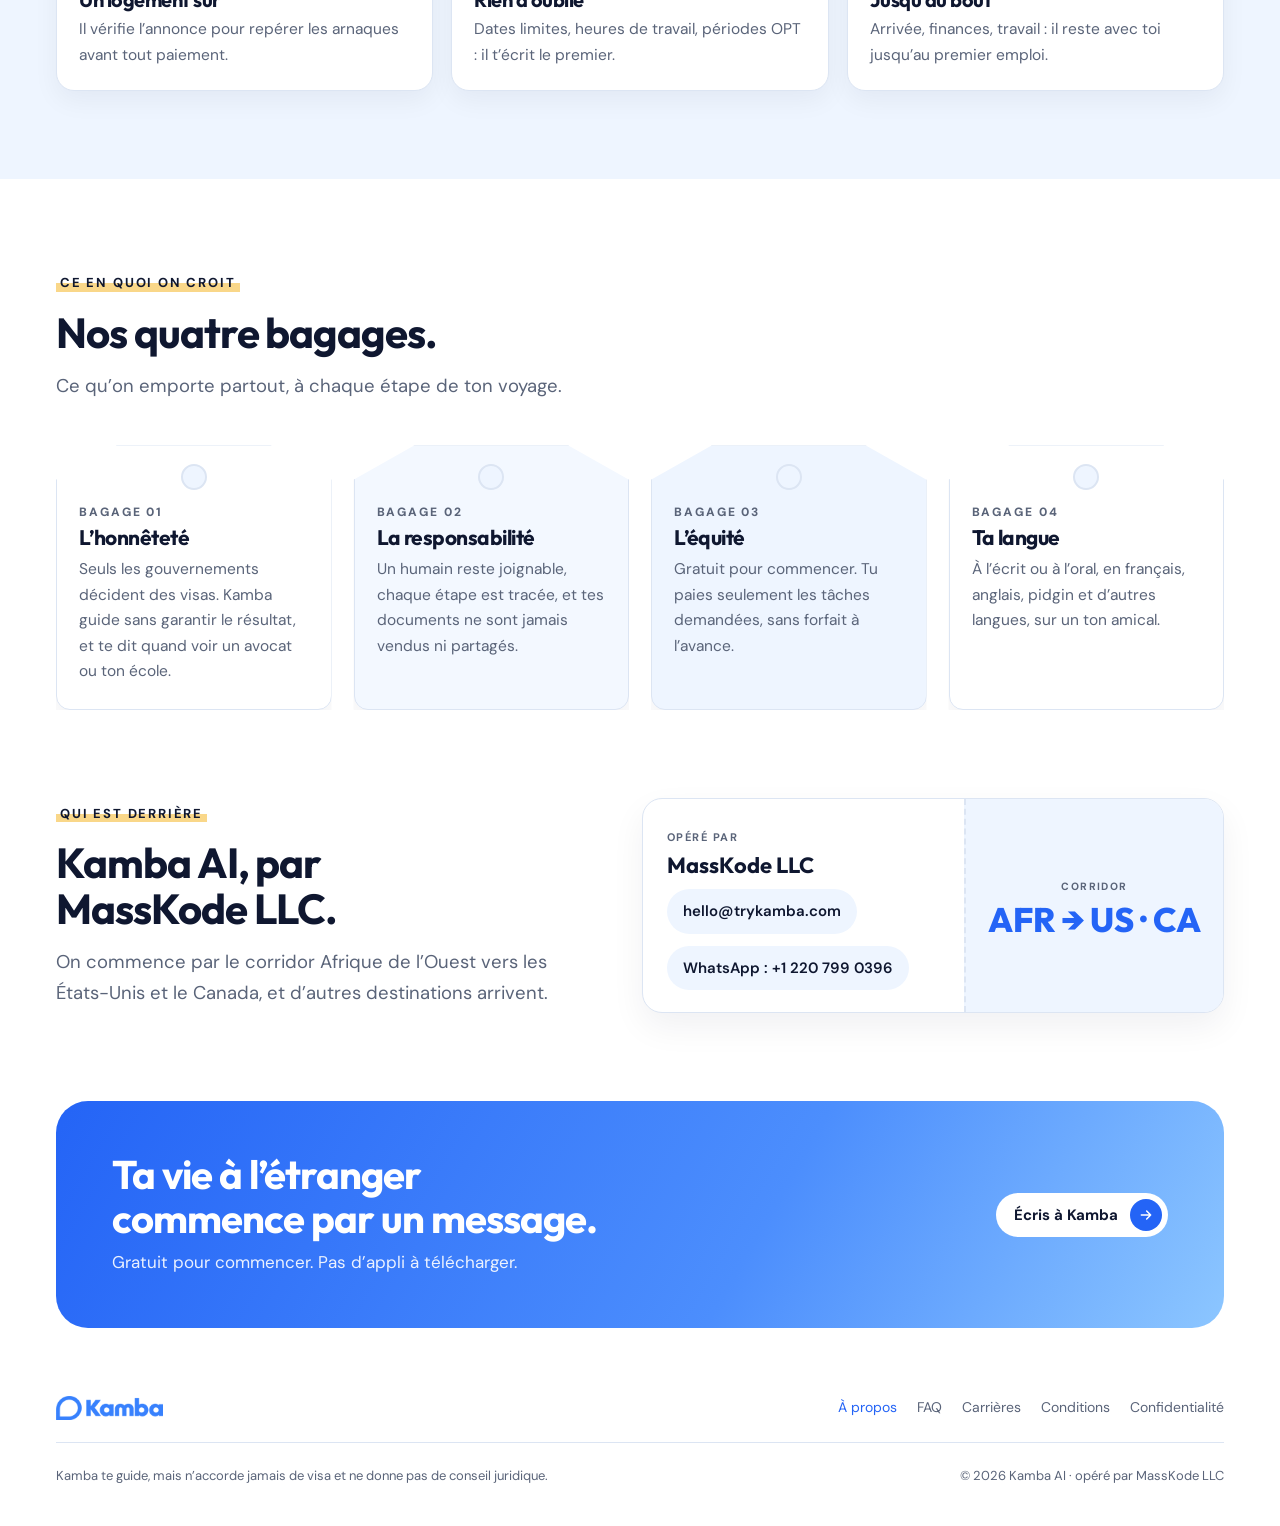
<file: a-propos.html>
<!doctype html>
<html lang="fr">
<head>
<meta charset="utf-8">
<meta name="viewport" content="width=device-width, initial-scale=1, viewport-fit=cover">
<meta name="claude:viewport-fit-sides" content="cover">
<title>À propos · Kamba</title>
<meta name="description" content="Pourquoi Kamba existe, ce qu’il fait et ce en quoi on croit.">
<link rel="icon" href="img/n1_icon.png">
<link rel="preconnect" href="https://fonts.googleapis.com">
<link rel="preconnect" href="https://fonts.gstatic.com" crossorigin>
<link rel="stylesheet" href="https://fonts.googleapis.com/css2?family=Outfit:wght@500;600;700;800&family=DM+Sans:opsz,wght@9..40,400;9..40,500;9..40,600;9..40,700&family=Caveat:wght@600&display=swap">
<link rel="stylesheet" href="pages.css">
</head>
<body class="page-a-propos">
<header class="bar">
  <div class="wrap in">
    <a class="logo" href="index.html" aria-label="Kamba, accueil"><img src="img/n1_lockup_blue.png" alt="Kamba"></a>
    <nav aria-label="Pages"><a href="index.html">Accueil</a><a href="a-propos.html" aria-current="page">À propos</a><a href="faq.html">FAQ</a><a href="carrieres.html">Carrières</a><a href="conditions.html">Conditions</a><a href="confidentialite.html">Confidentialité</a></nav>
    <a class="btn btn-blue" href="https://wa.me/12207990396" target="_blank" rel="noopener"><span class="t">Écris à Kamba</span><span class="arr"><svg viewBox="0 0 24 24"><path d="M5 12h14M13 6l6 6-6 6"/></svg></span></a>
    <button type="button" class="burger" id="burger" aria-expanded="false" aria-controls="menu" aria-label="Ouvrir le menu"><span></span></button>
    <div class="menu" id="menu" hidden><a class="lk" href="index.html">Accueil</a><a class="lk" href="a-propos.html">À propos</a><a class="lk" href="faq.html">FAQ</a><a class="lk" href="carrieres.html">Carrières</a><a class="lk" href="conditions.html">Conditions</a><a class="lk" href="confidentialite.html">Confidentialité</a><span class="num">WhatsApp : +1 220 799 0396</span></div>
  </div>
</header>

<main>
<section class="trip"><div class="wrap"><div class="sky">
  <p class="crumb"><a href="index.html">Accueil</a> · À propos</p>
  <div class="bp">
    <div class="main">
      <div class="band"><img src="img/n1_lockup.png" alt="Kamba"></div>
      <h1>Personne ne devrait partir sans mode d’emploi.</h1>
      <p class="lead">Kamba est un compagnon IA qui accompagne les étudiants internationaux, de la lettre d’admission jusqu’au premier emploi.</p>
    </div>
    <div class="stub">
      <div class="barcode" aria-hidden="true"></div>
      <a class="btn btn-blue" href="https://wa.me/12207990396" target="_blank" rel="noopener"><span>Embarquer</span><span class="arr"><svg viewBox="0 0 24 24"><path d="M5 12h14M13 6l6 6-6 6"/></svg></span></a>
    </div>
    <div class="stampx" aria-hidden="true">Bienvenue<br>à bord<small>Kamba Air</small></div>
  </div>
</div></div></section>
<section class="sec"><div class="wrap split">
  <div>
    <span class="eyebrow">Pourquoi Kamba existe</span>
    <h2>Partir étudier à l’étranger, c’est dur. Et personne ne t’explique comment faire.</h2>
    <p class="lead" style="margin-top:14px">Beaucoup d’étudiants s’en remettent aux groupes WhatsApp, à de vieux forums et à des intermédiaires peu fiables, qui disparaissent parfois avec l’argent. Kamba est né pour que partir ne dépende plus de tes relations ou d’un intermédiaire hors de prix.</p>
    <p class="hand" style="margin-top:14px">(on est tous passés par là…)</p>
  </div>
  <div class="notes">
    <div class="pnote" style="--r:-3deg">Le dossier visa ? Aucune idée par où commencer…</div>
    <div class="pnote b" style="--r:2deg">Comment payer les frais depuis chez moi ?</div>
    <div class="pnote w" style="--r:-1.5deg">Pas de compte bancaire = pas de logement ?</div>
    <div class="pnote" style="--r:2.5deg">On m’a dit 20 h de travail… ou 40 ?</div>
  </div>
</div></section>

<section class="sec" style="background:var(--pale)"><div class="wrap">
  <span class="eyebrow">Ce que fait Kamba</span>
  <h2>Six escales, un seul compagnon.</h2>
  <div class="legs">
    <div class="leg"><span class="sign"><i>1</i>WhatsApp <span class=ar>→</span></span><h3>Pas d’appli</h3><p>Tu écris ou tu envoies une note vocale, comme à un ami.</p></div>
    <div class="leg"><span class="sign"><i>2</i>Visa <span class=ar>→</span></span><h3>Ton dossier visa</h3><p>Il te guide pour constituer ton dossier et te prépare à l’entretien.</p></div>
    <div class="leg"><span class="sign"><i>3</i>Frais <span class=ar>→</span></span><h3>Les frais officiels</h3><p>SEVIS, CAQ… payés dans ta monnaie, avec le reçu dans la discussion.</p></div>
    <div class="leg"><span class="sign"><i>4</i>Logement <span class=ar>→</span></span><h3>Un logement sûr</h3><p>Il vérifie l’annonce pour repérer les arnaques avant tout paiement.</p></div>
    <div class="leg"><span class="sign"><i>5</i>Échéances <span class=ar>→</span></span><h3>Rien d’oublié</h3><p>Dates limites, heures de travail, périodes OPT : il t’écrit le premier.</p></div>
    <div class="leg"><span class="sign"><i>6</i>Premier job <span class=ar>→</span></span><h3>Jusqu’au bout</h3><p>Arrivée, finances, travail : il reste avec toi jusqu’au premier emploi.</p></div>
  </div>
</div></section>

<section class="sec"><div class="wrap">
  <span class="eyebrow">Ce en quoi on croit</span>
  <h2>Nos quatre bagages.</h2>
  <p class="lead">Ce qu’on emporte partout, à chaque étape de ton voyage.</p>
  <div class="tags">
    <div class="ltag"><span class="n">Bagage 01</span><h3>L’honnêteté</h3><p>Seuls les gouvernements décident des visas. Kamba guide sans garantir le résultat, et te dit quand voir un avocat ou ton école.</p></div>
    <div class="ltag"><span class="n">Bagage 02</span><h3>La responsabilité</h3><p>Un humain reste joignable, chaque étape est tracée, et tes documents ne sont jamais vendus ni partagés.</p></div>
    <div class="ltag"><span class="n">Bagage 03</span><h3>L’équité</h3><p>Gratuit pour commencer. Tu paies seulement les tâches demandées, sans forfait à l’avance.</p></div>
    <div class="ltag"><span class="n">Bagage 04</span><h3>Ta langue</h3><p>À l’écrit ou à l’oral, en français, anglais, pidgin et d’autres langues, sur un ton amical.</p></div>
  </div>
</div></section>

<section class="sec" style="padding-top:0"><div class="wrap split">
  <div><span class="eyebrow">Qui est derrière</span><h2>Kamba AI, par MassKode LLC.</h2>
    <p class="lead" style="margin-top:14px">On commence par le corridor Afrique de l’Ouest vers les États-Unis et le Canada, et d’autres destinations arrivent.</p></div>
  <div class="minipass">
    <div class="l"><small>Opéré par</small><b>MassKode LLC</b><div class="contact" style="margin-top:4px"><span class="pill">hello@trykamba.com</span><span class="pill">WhatsApp : +1 220 799 0396</span></div></div>
    <div class="r"><div style="text-align:center"><small style="font:700 10.5px var(--f-body);letter-spacing:.14em;color:var(--muted)">CORRIDOR</small><br><b>AFR → US · CA</b></div></div>
  </div>
</div></section>


<section class="cta-band">
  <div class="wrap">
    <div class="card">
      <div><h2>Ta vie à l’étranger commence par un message.</h2><p>Gratuit pour commencer. Pas d’appli à télécharger.</p></div>
      <a class="btn btn-white" href="https://wa.me/12207990396" target="_blank" rel="noopener"><span>Écris à Kamba</span><span class="arr"><svg viewBox="0 0 24 24"><path d="M5 12h14M13 6l6 6-6 6"/></svg></span></a>
    </div>
  </div>
</section>
</main>

<button type="button" class="to-top" id="toTop" aria-label="Retour en haut"><svg viewBox="0 0 24 24"><path d="M12 19V5M6 11l6-6 6 6"/></svg></button>

<footer>
  <div class="wrap">
    <div class="row">
      <a href="index.html" aria-label="Kamba, accueil"><img src="img/n1_lockup_blue.png" alt="Kamba"></a>
      <nav aria-label="Liens"><a href="a-propos.html" aria-current="page">À propos</a><a href="faq.html">FAQ</a><a href="carrieres.html">Carrières</a><a href="conditions.html">Conditions</a><a href="confidentialite.html">Confidentialité</a></nav>
    </div>
    <div class="legalrow">
      <span>Kamba te guide, mais n’accorde jamais de visa et ne donne pas de conseil juridique.</span>
      <span>© 2026 Kamba AI · opéré par MassKode LLC</span>
    </div>
  </div>
</footer>

<script>
if("scrollRestoration" in history) history.scrollRestoration="manual";
if(!location.hash){ scrollTo(0,0); addEventListener("load",()=>scrollTo(0,0)); }
(function(){
  const b=document.getElementById("burger"), m=document.getElementById("menu");
  const set=o=>{ m.hidden=!o; b.setAttribute("aria-expanded",String(o)); b.setAttribute("aria-label", o?"Fermer le menu":"Ouvrir le menu"); };
  b.addEventListener("click",e=>{ e.stopPropagation(); set(m.hidden); });
  m.querySelectorAll("a").forEach(a=>a.addEventListener("click",()=>set(false)));
  document.addEventListener("click",e=>{ if(!m.hidden && !m.contains(e.target)) set(false); });
  document.addEventListener("keydown",e=>{ if(e.key==="Escape" && !m.hidden){ set(false); b.focus(); } });
  addEventListener("resize",()=>{ if(innerWidth>1000) set(false); });
  const t=document.getElementById("toTop");
  const onS=()=>t.classList.toggle("show", window.scrollY>500);
  addEventListener("scroll",onS,{passive:true}); onS();
  t.addEventListener("click",()=>scrollTo({top:0,behavior:"smooth"}));
})();
</script>
</body>
</html>
</file>
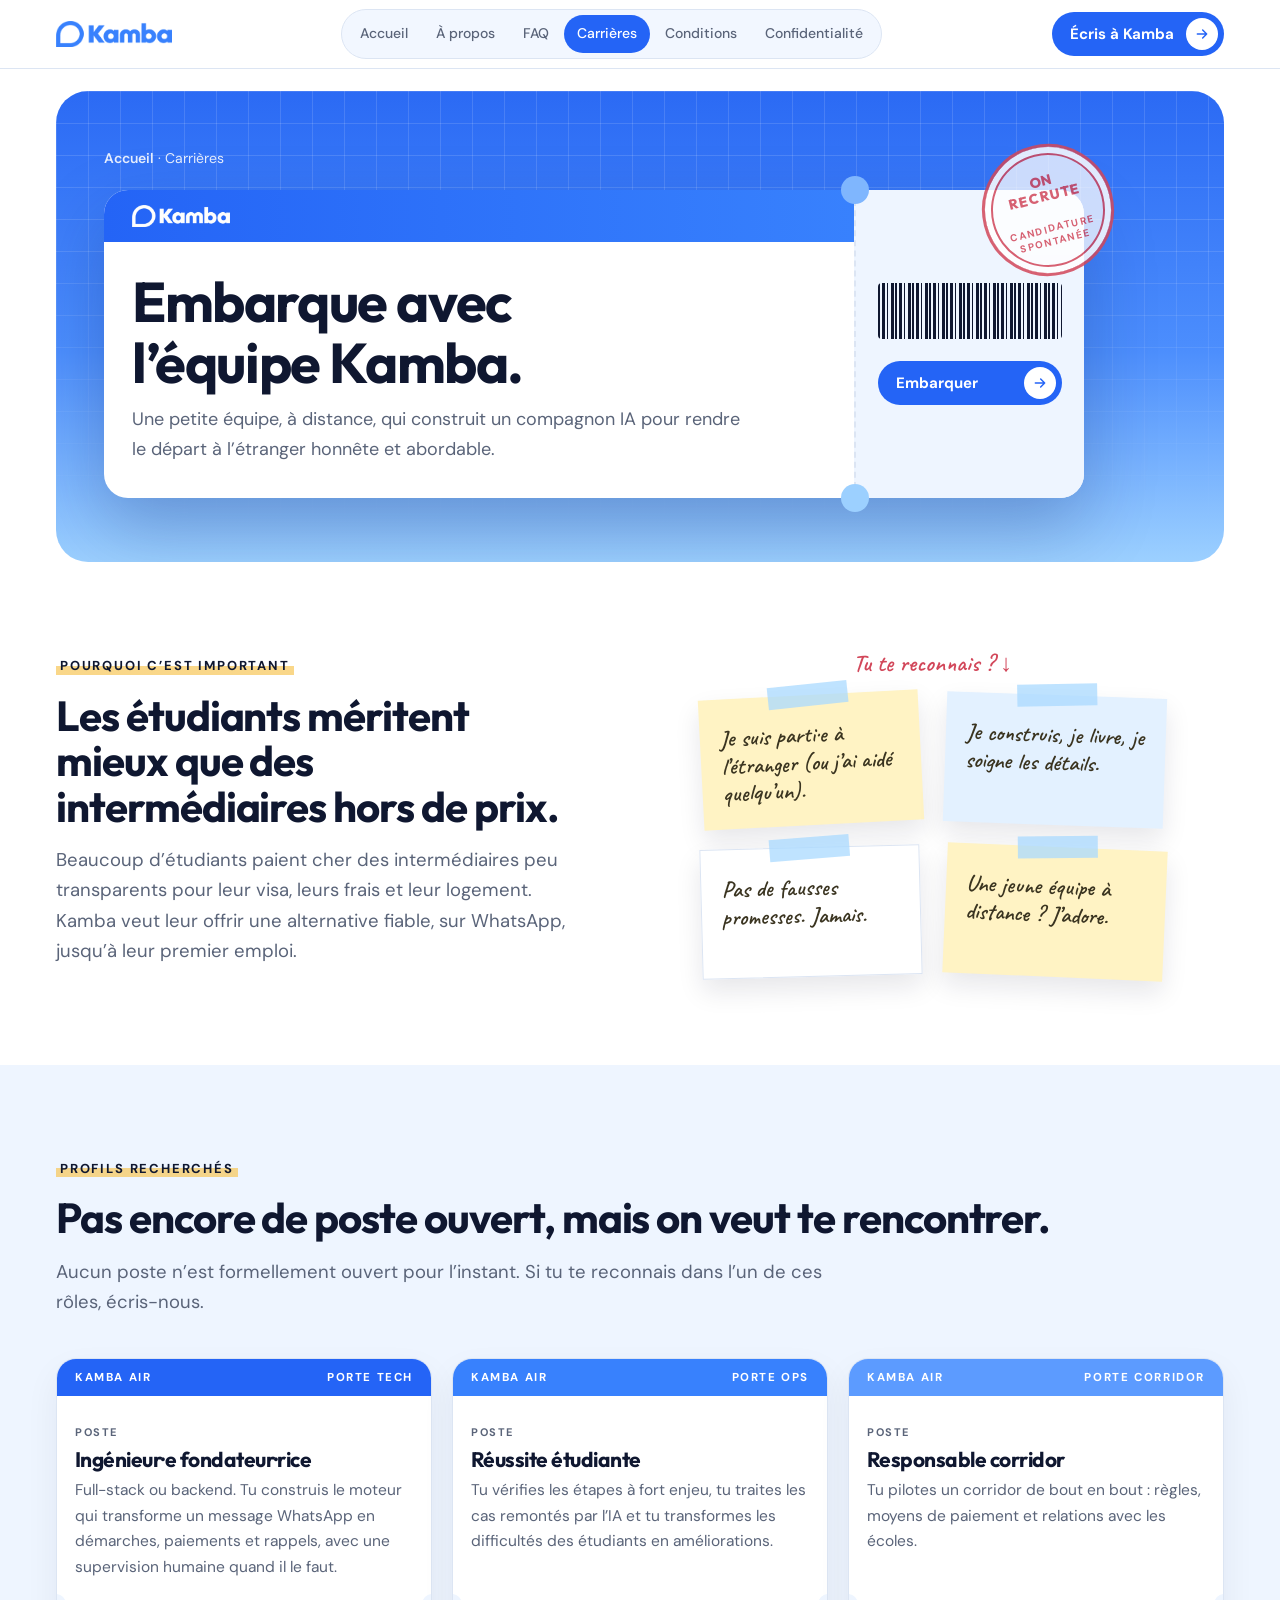
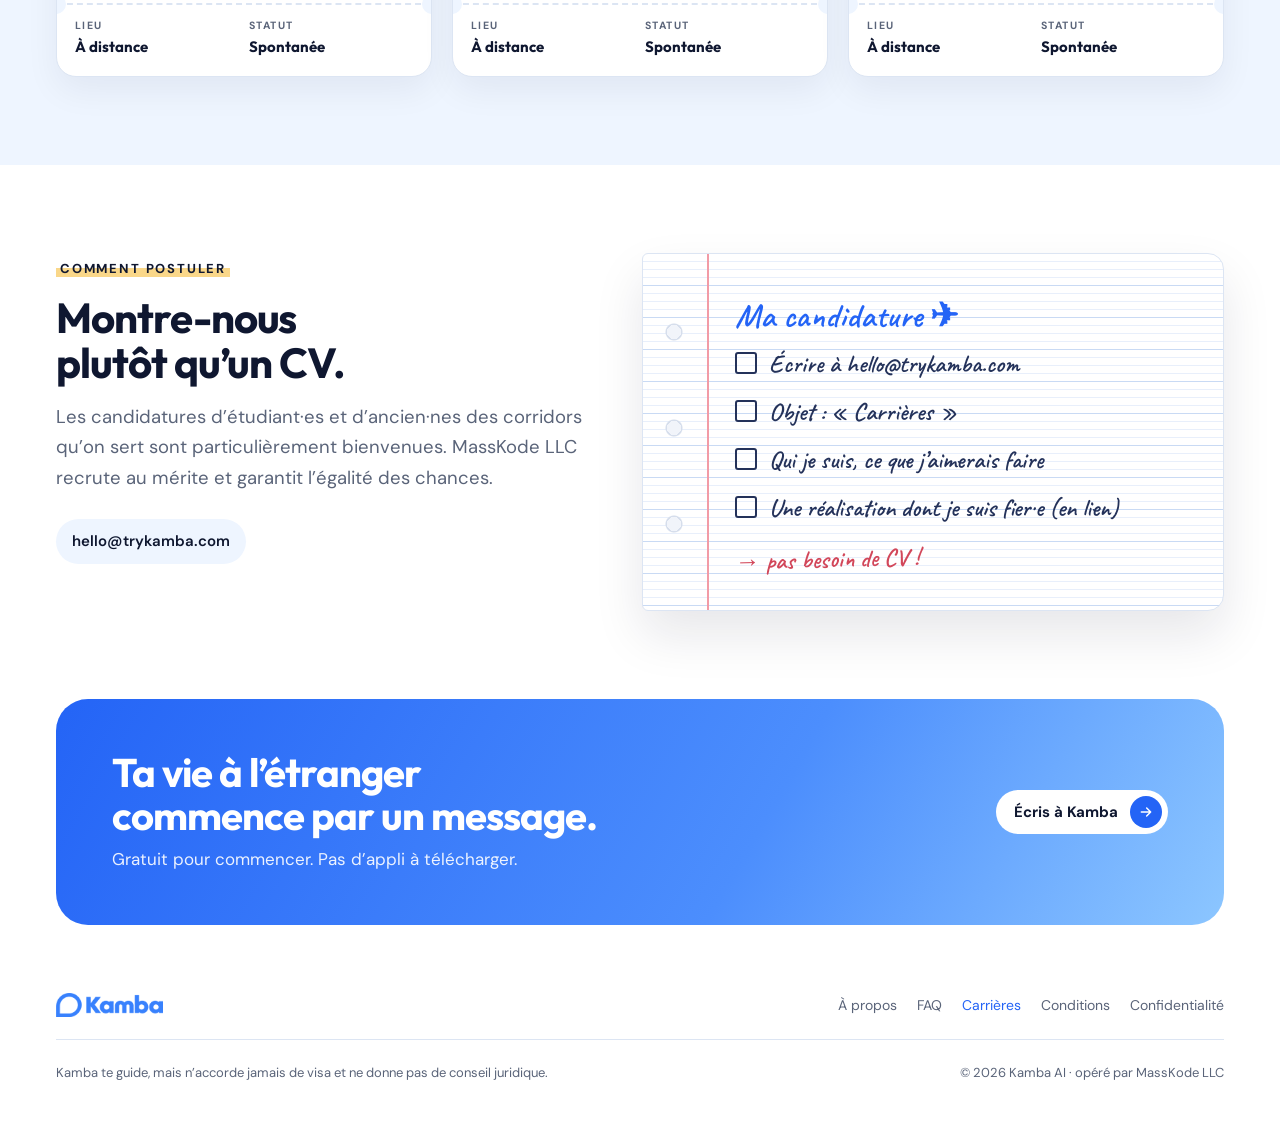
<file: carrieres.html>
<!doctype html>
<html lang="fr">
<head>
<meta charset="utf-8">
<meta name="viewport" content="width=device-width, initial-scale=1, viewport-fit=cover">
<meta name="claude:viewport-fit-sides" content="cover">
<title>Carrières · Kamba</title>
<meta name="description" content="Rejoindre l’équipe Kamba.">
<link rel="icon" href="img/n1_icon.png">
<link rel="preconnect" href="https://fonts.googleapis.com">
<link rel="preconnect" href="https://fonts.gstatic.com" crossorigin>
<link rel="stylesheet" href="https://fonts.googleapis.com/css2?family=Outfit:wght@500;600;700;800&family=DM+Sans:opsz,wght@9..40,400;9..40,500;9..40,600;9..40,700&family=Caveat:wght@600&display=swap">
<link rel="stylesheet" href="pages.css">
</head>
<body class="page-carrieres">
<header class="bar">
  <div class="wrap in">
    <a class="logo" href="index.html" aria-label="Kamba, accueil"><img src="img/n1_lockup_blue.png" alt="Kamba"></a>
    <nav aria-label="Pages"><a href="index.html">Accueil</a><a href="a-propos.html">À propos</a><a href="faq.html">FAQ</a><a href="carrieres.html" aria-current="page">Carrières</a><a href="conditions.html">Conditions</a><a href="confidentialite.html">Confidentialité</a></nav>
    <a class="btn btn-blue" href="https://wa.me/12207990396" target="_blank" rel="noopener"><span class="t">Écris à Kamba</span><span class="arr"><svg viewBox="0 0 24 24"><path d="M5 12h14M13 6l6 6-6 6"/></svg></span></a>
    <button type="button" class="burger" id="burger" aria-expanded="false" aria-controls="menu" aria-label="Ouvrir le menu"><span></span></button>
    <div class="menu" id="menu" hidden><a class="lk" href="index.html">Accueil</a><a class="lk" href="a-propos.html">À propos</a><a class="lk" href="faq.html">FAQ</a><a class="lk" href="carrieres.html">Carrières</a><a class="lk" href="conditions.html">Conditions</a><a class="lk" href="confidentialite.html">Confidentialité</a><span class="num">WhatsApp : +1 220 799 0396</span></div>
  </div>
</header>

<main>
<section class="trip"><div class="wrap"><div class="sky">
  <p class="crumb"><a href="index.html">Accueil</a> · Carrières</p>
  <div class="bp">
    <div class="main">
      <div class="band"><img src="img/n1_lockup.png" alt="Kamba"></div>
      <h1>Embarque avec l’équipe Kamba.</h1>
      <p class="lead">Une petite équipe, à distance, qui construit un compagnon IA pour rendre le départ à l’étranger honnête et abordable.</p>
    </div>
    <div class="stub">
      <div class="barcode" aria-hidden="true"></div>
      <a class="btn btn-blue" href="https://wa.me/12207990396" target="_blank" rel="noopener"><span>Embarquer</span><span class="arr"><svg viewBox="0 0 24 24"><path d="M5 12h14M13 6l6 6-6 6"/></svg></span></a>
    </div>
    <div class="stampx" aria-hidden="true">On<br>recrute<small>Candidature spontanée</small></div>
  </div>
</div></div></section>
<section class="sec"><div class="wrap split">
  <div><span class="eyebrow">Pourquoi c’est important</span><h2>Les étudiants méritent mieux que des intermédiaires hors de prix.</h2>
    <p class="lead" style="margin-top:14px">Beaucoup d’étudiants paient cher des intermédiaires peu transparents pour leur visa, leurs frais et leur logement. Kamba veut leur offrir une alternative fiable, sur WhatsApp, jusqu’à leur premier emploi.</p></div>
  <div>
    <p class="hand" style="text-align:center;margin-bottom:18px">Tu te reconnais ? ↓</p>
    <div class="notes">
      <div class="pnote" style="--r:-3deg">Je suis parti·e à l’étranger (ou j’ai aidé quelqu’un).</div>
      <div class="pnote b" style="--r:2deg">Je construis, je livre, je soigne les détails.</div>
      <div class="pnote w" style="--r:-1.5deg">Pas de fausses promesses. Jamais.</div>
      <div class="pnote" style="--r:2.5deg">Une jeune équipe à distance ? J’adore.</div>
    </div>
  </div>
</div></section>

<section class="sec" style="background:var(--pale)"><div class="wrap">
  <span class="eyebrow">Profils recherchés</span>
  <h2>Pas encore de poste ouvert, mais on veut te rencontrer.</h2>
  <p class="lead">Aucun poste n’est formellement ouvert pour l’instant. Si tu te reconnais dans l’un de ces rôles, écris-nous.</p>
  <div class="jobs">
    <div class="jp"><div class="hd"><span>Kamba Air</span><span>Porte Tech</span></div><div class="bd"><small>Poste</small><h3>Ingénieur·e fondateur·rice</h3><p>Full-stack ou backend. Tu construis le moteur qui transforme un message WhatsApp en démarches, paiements et rappels, avec une supervision humaine quand il le faut.</p></div><div class="ft"><div><small>Lieu</small><b>À distance</b></div><div><small>Statut</small><b>Spontanée</b></div></div></div>
    <div class="jp"><div class="hd"><span>Kamba Air</span><span>Porte Ops</span></div><div class="bd"><small>Poste</small><h3>Réussite étudiante</h3><p>Tu vérifies les étapes à fort enjeu, tu traites les cas remontés par l’IA et tu transformes les difficultés des étudiants en améliorations.</p></div><div class="ft"><div><small>Lieu</small><b>À distance</b></div><div><small>Statut</small><b>Spontanée</b></div></div></div>
    <div class="jp"><div class="hd"><span>Kamba Air</span><span>Porte Corridor</span></div><div class="bd"><small>Poste</small><h3>Responsable corridor</h3><p>Tu pilotes un corridor de bout en bout : règles, moyens de paiement et relations avec les écoles.</p></div><div class="ft"><div><small>Lieu</small><b>À distance</b></div><div><small>Statut</small><b>Spontanée</b></div></div></div>
  </div>
</div></section>

<section class="sec"><div class="wrap split">
  <div><span class="eyebrow">Comment postuler</span><h2>Montre-nous plutôt qu’un CV.</h2>
    <p class="lead" style="margin-top:14px">Les candidatures d’étudiant·es et d’ancien·nes des corridors qu’on sert sont particulièrement bienvenues. MassKode LLC recrute au mérite et garantit l’égalité des chances.</p>
    <div class="contact"><span class="pill">hello@trykamba.com</span></div></div>
  <div class="sheet"><div class="holes"></div>
    <div class="ttl">Ma candidature ✈</div>
    <ul>
      <li class="box">Écrire à hello@trykamba.com</li>
      <li class="box">Objet : « Carrières »</li>
      <li class="box">Qui je suis, ce que j’aimerais faire</li>
      <li class="box">Une réalisation dont je suis fier·e (en lien)</li>
    </ul>
    <div class="scrib">→ pas besoin de CV !</div>
  </div>
</div></section>


<section class="cta-band">
  <div class="wrap">
    <div class="card">
      <div><h2>Ta vie à l’étranger commence par un message.</h2><p>Gratuit pour commencer. Pas d’appli à télécharger.</p></div>
      <a class="btn btn-white" href="https://wa.me/12207990396" target="_blank" rel="noopener"><span>Écris à Kamba</span><span class="arr"><svg viewBox="0 0 24 24"><path d="M5 12h14M13 6l6 6-6 6"/></svg></span></a>
    </div>
  </div>
</section>
</main>

<button type="button" class="to-top" id="toTop" aria-label="Retour en haut"><svg viewBox="0 0 24 24"><path d="M12 19V5M6 11l6-6 6 6"/></svg></button>

<footer>
  <div class="wrap">
    <div class="row">
      <a href="index.html" aria-label="Kamba, accueil"><img src="img/n1_lockup_blue.png" alt="Kamba"></a>
      <nav aria-label="Liens"><a href="a-propos.html">À propos</a><a href="faq.html">FAQ</a><a href="carrieres.html" aria-current="page">Carrières</a><a href="conditions.html">Conditions</a><a href="confidentialite.html">Confidentialité</a></nav>
    </div>
    <div class="legalrow">
      <span>Kamba te guide, mais n’accorde jamais de visa et ne donne pas de conseil juridique.</span>
      <span>© 2026 Kamba AI · opéré par MassKode LLC</span>
    </div>
  </div>
</footer>

<script>
if("scrollRestoration" in history) history.scrollRestoration="manual";
if(!location.hash){ scrollTo(0,0); addEventListener("load",()=>scrollTo(0,0)); }
(function(){
  const b=document.getElementById("burger"), m=document.getElementById("menu");
  const set=o=>{ m.hidden=!o; b.setAttribute("aria-expanded",String(o)); b.setAttribute("aria-label", o?"Fermer le menu":"Ouvrir le menu"); };
  b.addEventListener("click",e=>{ e.stopPropagation(); set(m.hidden); });
  m.querySelectorAll("a").forEach(a=>a.addEventListener("click",()=>set(false)));
  document.addEventListener("click",e=>{ if(!m.hidden && !m.contains(e.target)) set(false); });
  document.addEventListener("keydown",e=>{ if(e.key==="Escape" && !m.hidden){ set(false); b.focus(); } });
  addEventListener("resize",()=>{ if(innerWidth>1000) set(false); });
  const t=document.getElementById("toTop");
  const onS=()=>t.classList.toggle("show", window.scrollY>500);
  addEventListener("scroll",onS,{passive:true}); onS();
  t.addEventListener("click",()=>scrollTo({top:0,behavior:"smooth"}));
})();
</script>
</body>
</html>
</file>
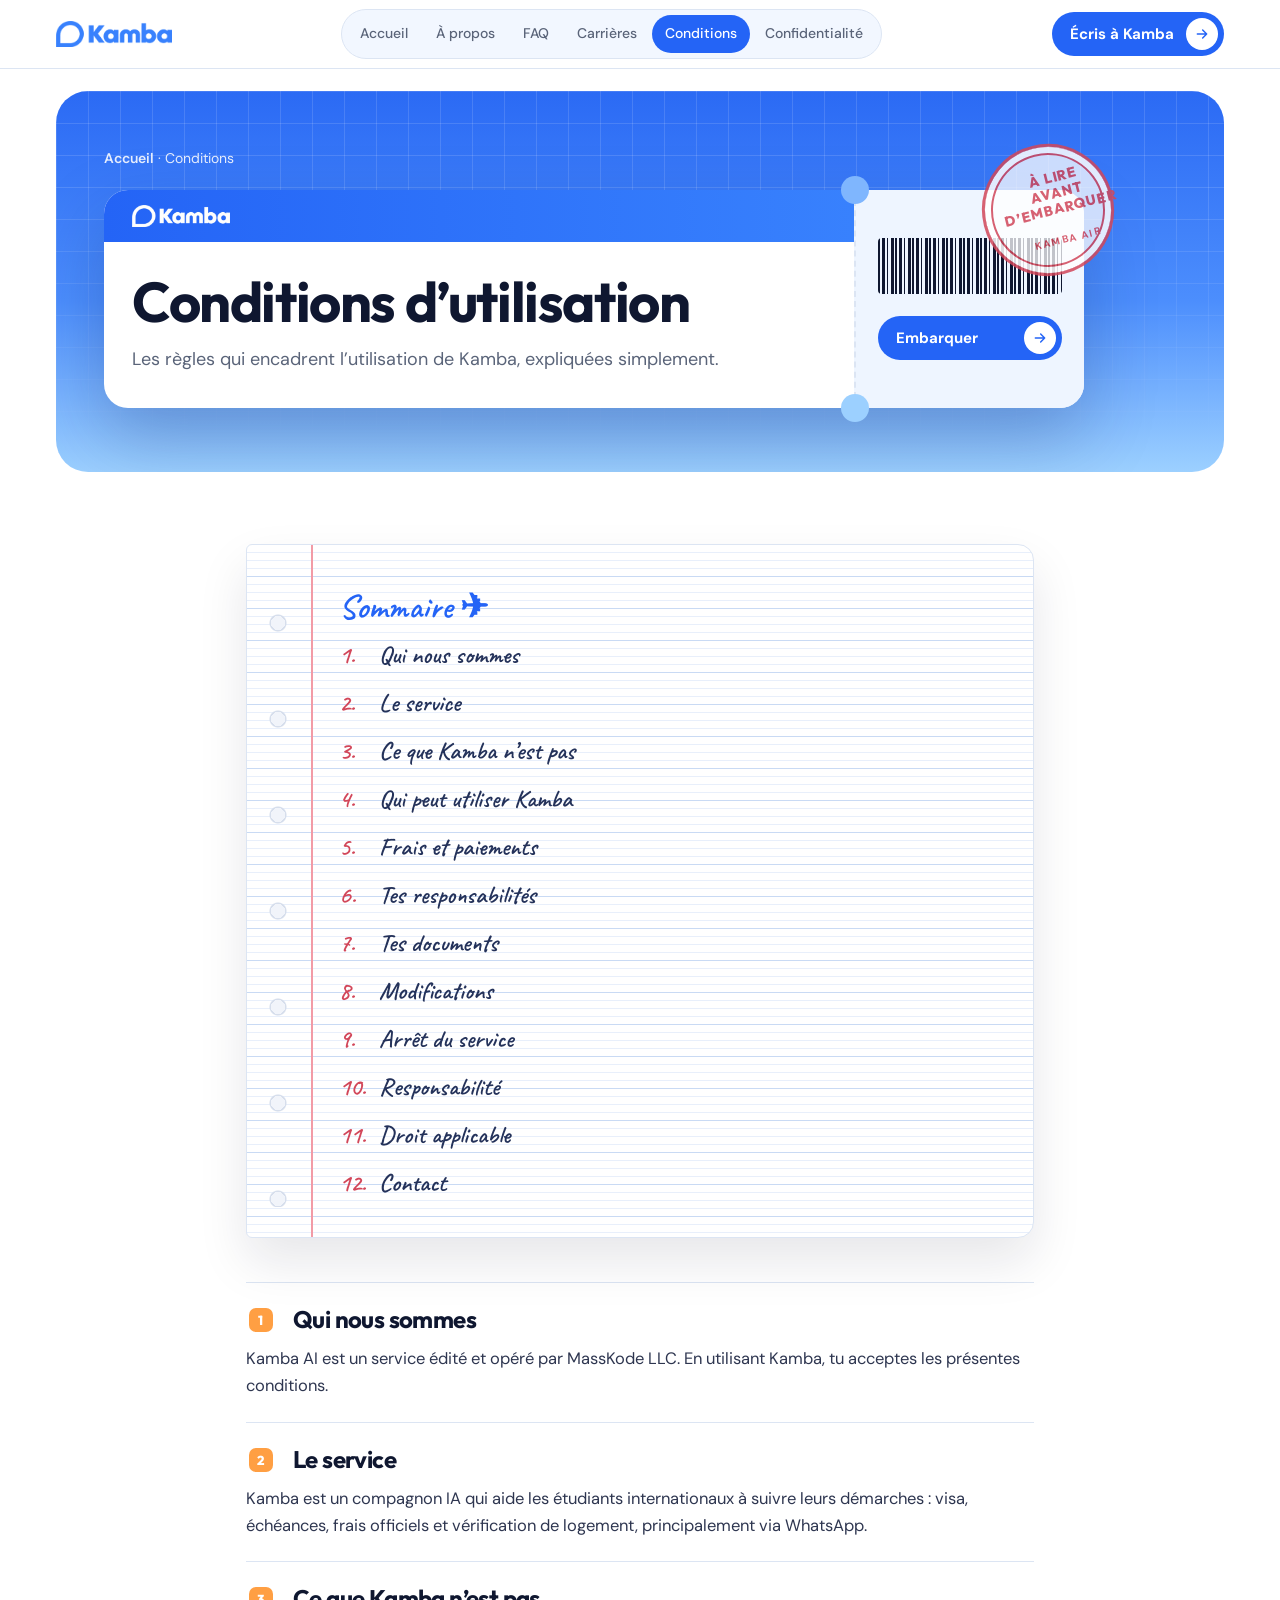
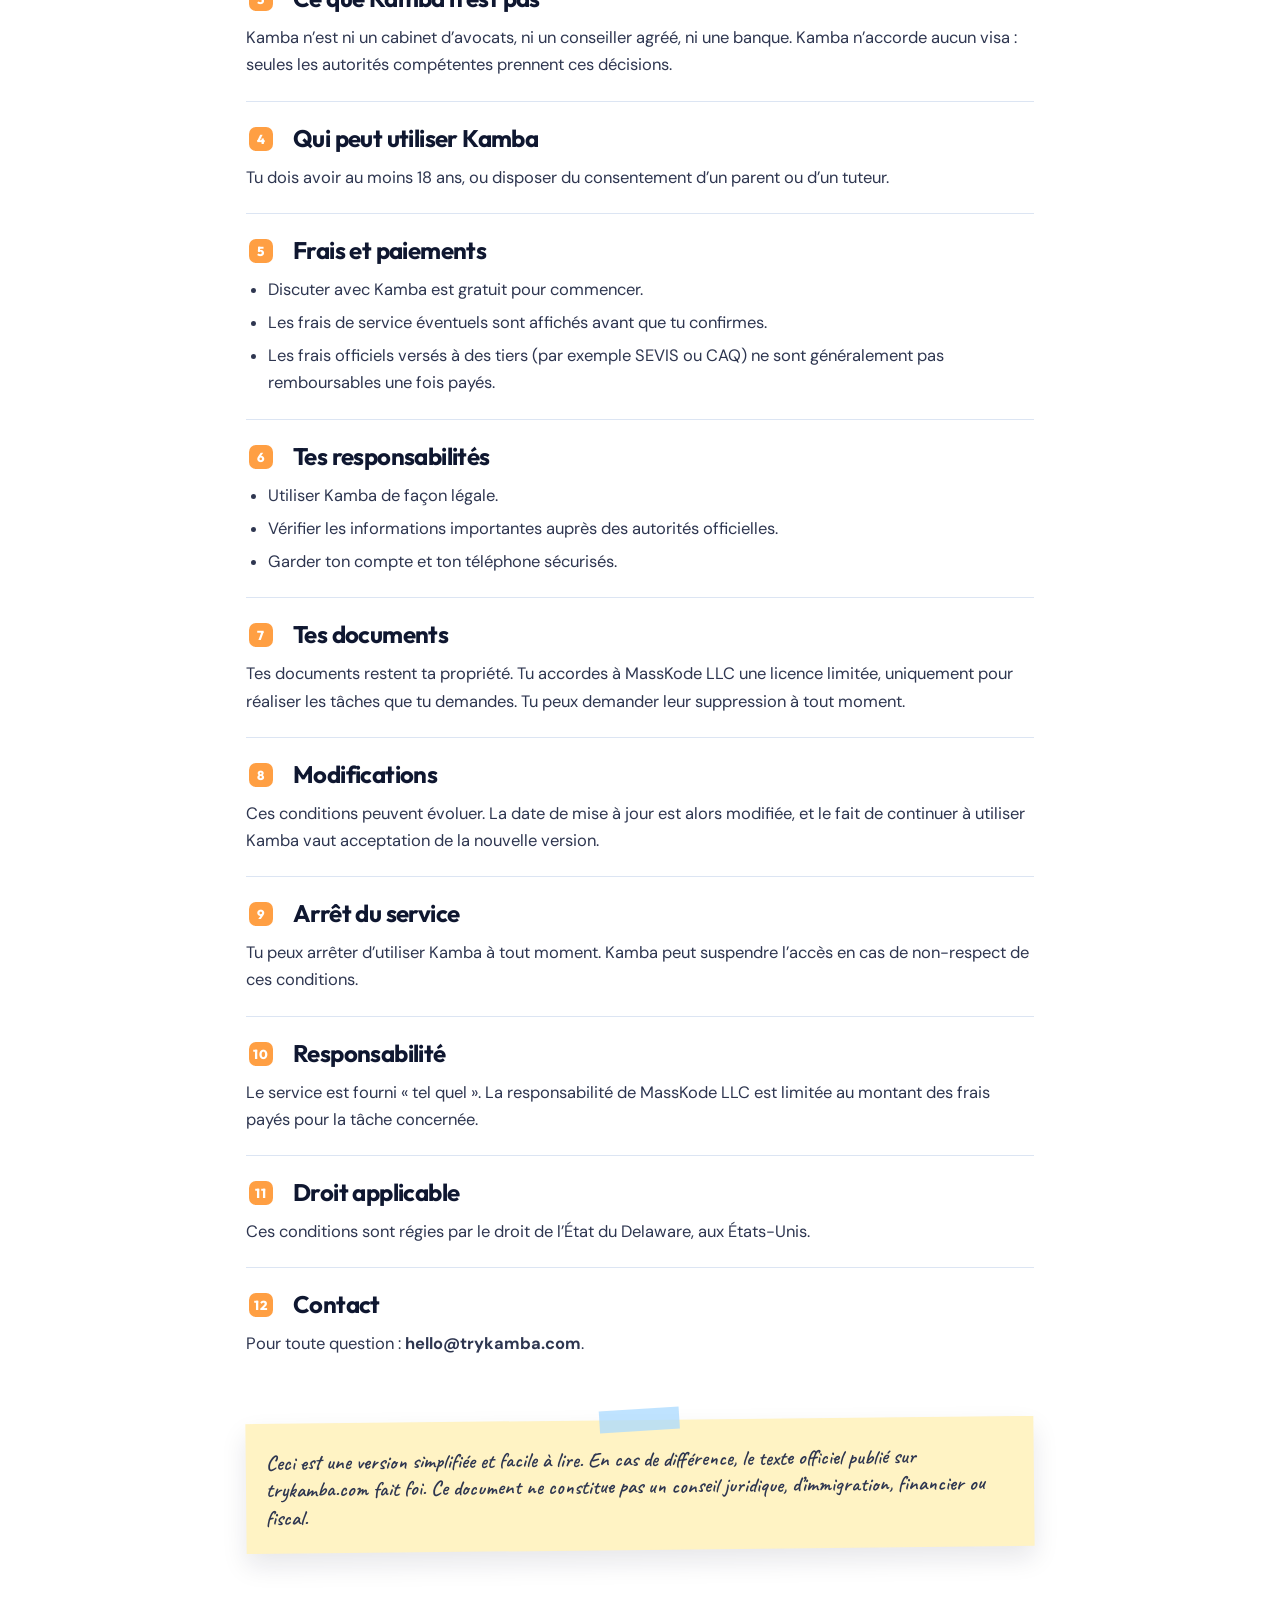
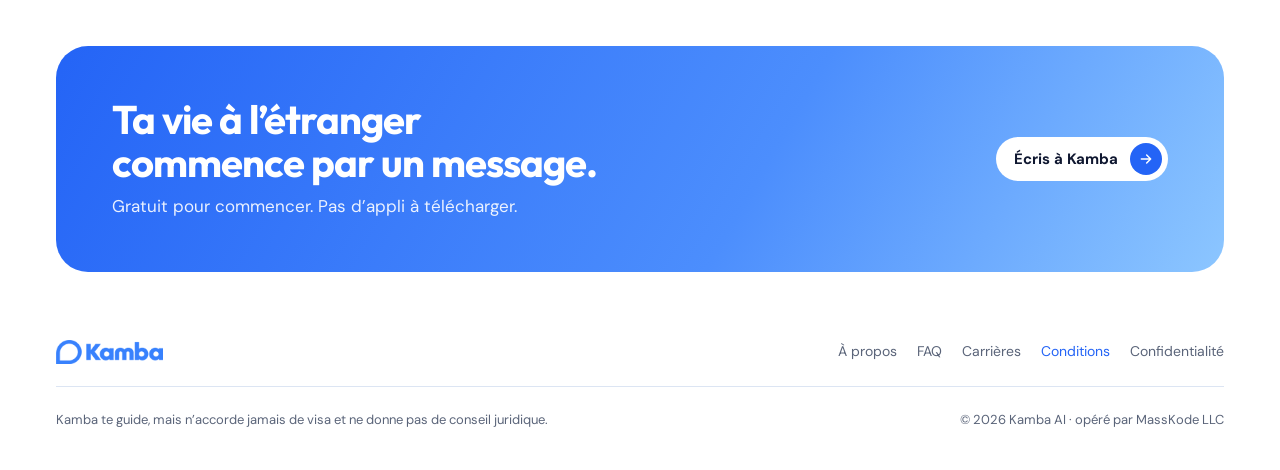
<file: conditions.html>
<!doctype html>
<html lang="fr">
<head>
<meta charset="utf-8">
<meta name="viewport" content="width=device-width, initial-scale=1, viewport-fit=cover">
<meta name="claude:viewport-fit-sides" content="cover">
<title>Conditions d’utilisation · Kamba</title>
<meta name="description" content="Les conditions d’utilisation de Kamba.">
<link rel="icon" href="img/n1_icon.png">
<link rel="preconnect" href="https://fonts.googleapis.com">
<link rel="preconnect" href="https://fonts.gstatic.com" crossorigin>
<link rel="stylesheet" href="https://fonts.googleapis.com/css2?family=Outfit:wght@500;600;700;800&family=DM+Sans:opsz,wght@9..40,400;9..40,500;9..40,600;9..40,700&family=Caveat:wght@600&display=swap">
<link rel="stylesheet" href="pages.css">
</head>
<body class="page-conditions">
<header class="bar">
  <div class="wrap in">
    <a class="logo" href="index.html" aria-label="Kamba, accueil"><img src="img/n1_lockup_blue.png" alt="Kamba"></a>
    <nav aria-label="Pages"><a href="index.html">Accueil</a><a href="a-propos.html">À propos</a><a href="faq.html">FAQ</a><a href="carrieres.html">Carrières</a><a href="conditions.html" aria-current="page">Conditions</a><a href="confidentialite.html">Confidentialité</a></nav>
    <a class="btn btn-blue" href="https://wa.me/12207990396" target="_blank" rel="noopener"><span class="t">Écris à Kamba</span><span class="arr"><svg viewBox="0 0 24 24"><path d="M5 12h14M13 6l6 6-6 6"/></svg></span></a>
    <button type="button" class="burger" id="burger" aria-expanded="false" aria-controls="menu" aria-label="Ouvrir le menu"><span></span></button>
    <div class="menu" id="menu" hidden><a class="lk" href="index.html">Accueil</a><a class="lk" href="a-propos.html">À propos</a><a class="lk" href="faq.html">FAQ</a><a class="lk" href="carrieres.html">Carrières</a><a class="lk" href="conditions.html">Conditions</a><a class="lk" href="confidentialite.html">Confidentialité</a><span class="num">WhatsApp : +1 220 799 0396</span></div>
  </div>
</header>

<main>
<section class="trip"><div class="wrap"><div class="sky">
  <p class="crumb"><a href="index.html">Accueil</a> · Conditions</p>
  <div class="bp">
    <div class="main">
      <div class="band"><img src="img/n1_lockup.png" alt="Kamba"></div>
      <h1>Conditions d’utilisation</h1>
      <p class="lead">Les règles qui encadrent l’utilisation de Kamba, expliquées simplement.</p>
    </div>
    <div class="stub">
      <div class="barcode" aria-hidden="true"></div>
      <a class="btn btn-blue" href="https://wa.me/12207990396" target="_blank" rel="noopener"><span>Embarquer</span><span class="arr"><svg viewBox="0 0 24 24"><path d="M5 12h14M13 6l6 6-6 6"/></svg></span></a>
    </div>
    <div class="stampx" aria-hidden="true">À lire<br>avant<br>d’embarquer<small>Kamba Air</small></div>
  </div>
</div></div></section>
<div class="legal"><div class="wrap narrow">
  <nav class="sheet" aria-label="Sommaire"><div class="holes"></div><div class="ttl">Sommaire ✈</div><ol><li><span class="k">1.</span><a href="#s1">Qui nous sommes</a></li><li><span class="k">2.</span><a href="#s2">Le service</a></li><li><span class="k">3.</span><a href="#s3">Ce que Kamba n’est pas</a></li><li><span class="k">4.</span><a href="#s4">Qui peut utiliser Kamba</a></li><li><span class="k">5.</span><a href="#s5">Frais et paiements</a></li><li><span class="k">6.</span><a href="#s6">Tes responsabilités</a></li><li><span class="k">7.</span><a href="#s7">Tes documents</a></li><li><span class="k">8.</span><a href="#s8">Modifications</a></li><li><span class="k">9.</span><a href="#s9">Arrêt du service</a></li><li><span class="k">10.</span><a href="#s10">Responsabilité</a></li><li><span class="k">11.</span><a href="#s11">Droit applicable</a></li><li><span class="k">12.</span><a href="#s12">Contact</a></li></ol></nav>
  <section id="s1"><h2><span class="sign"><i>1</i></span>Qui nous sommes</h2><p>Kamba AI est un service édité et opéré par MassKode LLC. En utilisant Kamba, tu acceptes les présentes conditions.</p></section><section id="s2"><h2><span class="sign"><i>2</i></span>Le service</h2><p>Kamba est un compagnon IA qui aide les étudiants internationaux à suivre leurs démarches : visa, échéances, frais officiels et vérification de logement, principalement via WhatsApp.</p></section><section id="s3"><h2><span class="sign"><i>3</i></span>Ce que Kamba n’est pas</h2><p>Kamba n’est ni un cabinet d’avocats, ni un conseiller agréé, ni une banque. Kamba n’accorde aucun visa : seules les autorités compétentes prennent ces décisions.</p></section><section id="s4"><h2><span class="sign"><i>4</i></span>Qui peut utiliser Kamba</h2><p>Tu dois avoir au moins 18 ans, ou disposer du consentement d’un parent ou d’un tuteur.</p></section><section id="s5"><h2><span class="sign"><i>5</i></span>Frais et paiements</h2><ul><li>Discuter avec Kamba est gratuit pour commencer.</li><li>Les frais de service éventuels sont affichés avant que tu confirmes.</li><li>Les frais officiels versés à des tiers (par exemple SEVIS ou CAQ) ne sont généralement pas remboursables une fois payés.</li></ul></section><section id="s6"><h2><span class="sign"><i>6</i></span>Tes responsabilités</h2><ul><li>Utiliser Kamba de façon légale.</li><li>Vérifier les informations importantes auprès des autorités officielles.</li><li>Garder ton compte et ton téléphone sécurisés.</li></ul></section><section id="s7"><h2><span class="sign"><i>7</i></span>Tes documents</h2><p>Tes documents restent ta propriété. Tu accordes à MassKode LLC une licence limitée, uniquement pour réaliser les tâches que tu demandes. Tu peux demander leur suppression à tout moment.</p></section><section id="s8"><h2><span class="sign"><i>8</i></span>Modifications</h2><p>Ces conditions peuvent évoluer. La date de mise à jour est alors modifiée, et le fait de continuer à utiliser Kamba vaut acceptation de la nouvelle version.</p></section><section id="s9"><h2><span class="sign"><i>9</i></span>Arrêt du service</h2><p>Tu peux arrêter d’utiliser Kamba à tout moment. Kamba peut suspendre l’accès en cas de non-respect de ces conditions.</p></section><section id="s10"><h2><span class="sign"><i>10</i></span>Responsabilité</h2><p>Le service est fourni « tel quel ». La responsabilité de MassKode LLC est limitée au montant des frais payés pour la tâche concernée.</p></section><section id="s11"><h2><span class="sign"><i>11</i></span>Droit applicable</h2><p>Ces conditions sont régies par le droit de l’État du Delaware, aux États-Unis.</p></section><section id="s12"><h2><span class="sign"><i>12</i></span>Contact</h2><p>Pour toute question : <b>hello@trykamba.com</b>.</p></section>
  <p class="pnote" style="--r:-.6deg">Ceci est une version simplifiée et facile à lire. En cas de différence, le texte officiel publié sur trykamba.com fait foi. Ce document ne constitue pas un conseil juridique, d’immigration, financier ou fiscal.</p>
</div></div>

<section class="cta-band">
  <div class="wrap">
    <div class="card">
      <div><h2>Ta vie à l’étranger commence par un message.</h2><p>Gratuit pour commencer. Pas d’appli à télécharger.</p></div>
      <a class="btn btn-white" href="https://wa.me/12207990396" target="_blank" rel="noopener"><span>Écris à Kamba</span><span class="arr"><svg viewBox="0 0 24 24"><path d="M5 12h14M13 6l6 6-6 6"/></svg></span></a>
    </div>
  </div>
</section>
</main>

<button type="button" class="to-top" id="toTop" aria-label="Retour en haut"><svg viewBox="0 0 24 24"><path d="M12 19V5M6 11l6-6 6 6"/></svg></button>

<footer>
  <div class="wrap">
    <div class="row">
      <a href="index.html" aria-label="Kamba, accueil"><img src="img/n1_lockup_blue.png" alt="Kamba"></a>
      <nav aria-label="Liens"><a href="a-propos.html">À propos</a><a href="faq.html">FAQ</a><a href="carrieres.html">Carrières</a><a href="conditions.html" aria-current="page">Conditions</a><a href="confidentialite.html">Confidentialité</a></nav>
    </div>
    <div class="legalrow">
      <span>Kamba te guide, mais n’accorde jamais de visa et ne donne pas de conseil juridique.</span>
      <span>© 2026 Kamba AI · opéré par MassKode LLC</span>
    </div>
  </div>
</footer>

<script>
if("scrollRestoration" in history) history.scrollRestoration="manual";
if(!location.hash){ scrollTo(0,0); addEventListener("load",()=>scrollTo(0,0)); }
(function(){
  const b=document.getElementById("burger"), m=document.getElementById("menu");
  const set=o=>{ m.hidden=!o; b.setAttribute("aria-expanded",String(o)); b.setAttribute("aria-label", o?"Fermer le menu":"Ouvrir le menu"); };
  b.addEventListener("click",e=>{ e.stopPropagation(); set(m.hidden); });
  m.querySelectorAll("a").forEach(a=>a.addEventListener("click",()=>set(false)));
  document.addEventListener("click",e=>{ if(!m.hidden && !m.contains(e.target)) set(false); });
  document.addEventListener("keydown",e=>{ if(e.key==="Escape" && !m.hidden){ set(false); b.focus(); } });
  addEventListener("resize",()=>{ if(innerWidth>1000) set(false); });
  const t=document.getElementById("toTop");
  const onS=()=>t.classList.toggle("show", window.scrollY>500);
  addEventListener("scroll",onS,{passive:true}); onS();
  t.addEventListener("click",()=>scrollTo({top:0,behavior:"smooth"}));
})();
</script>
</body>
</html>
</file>
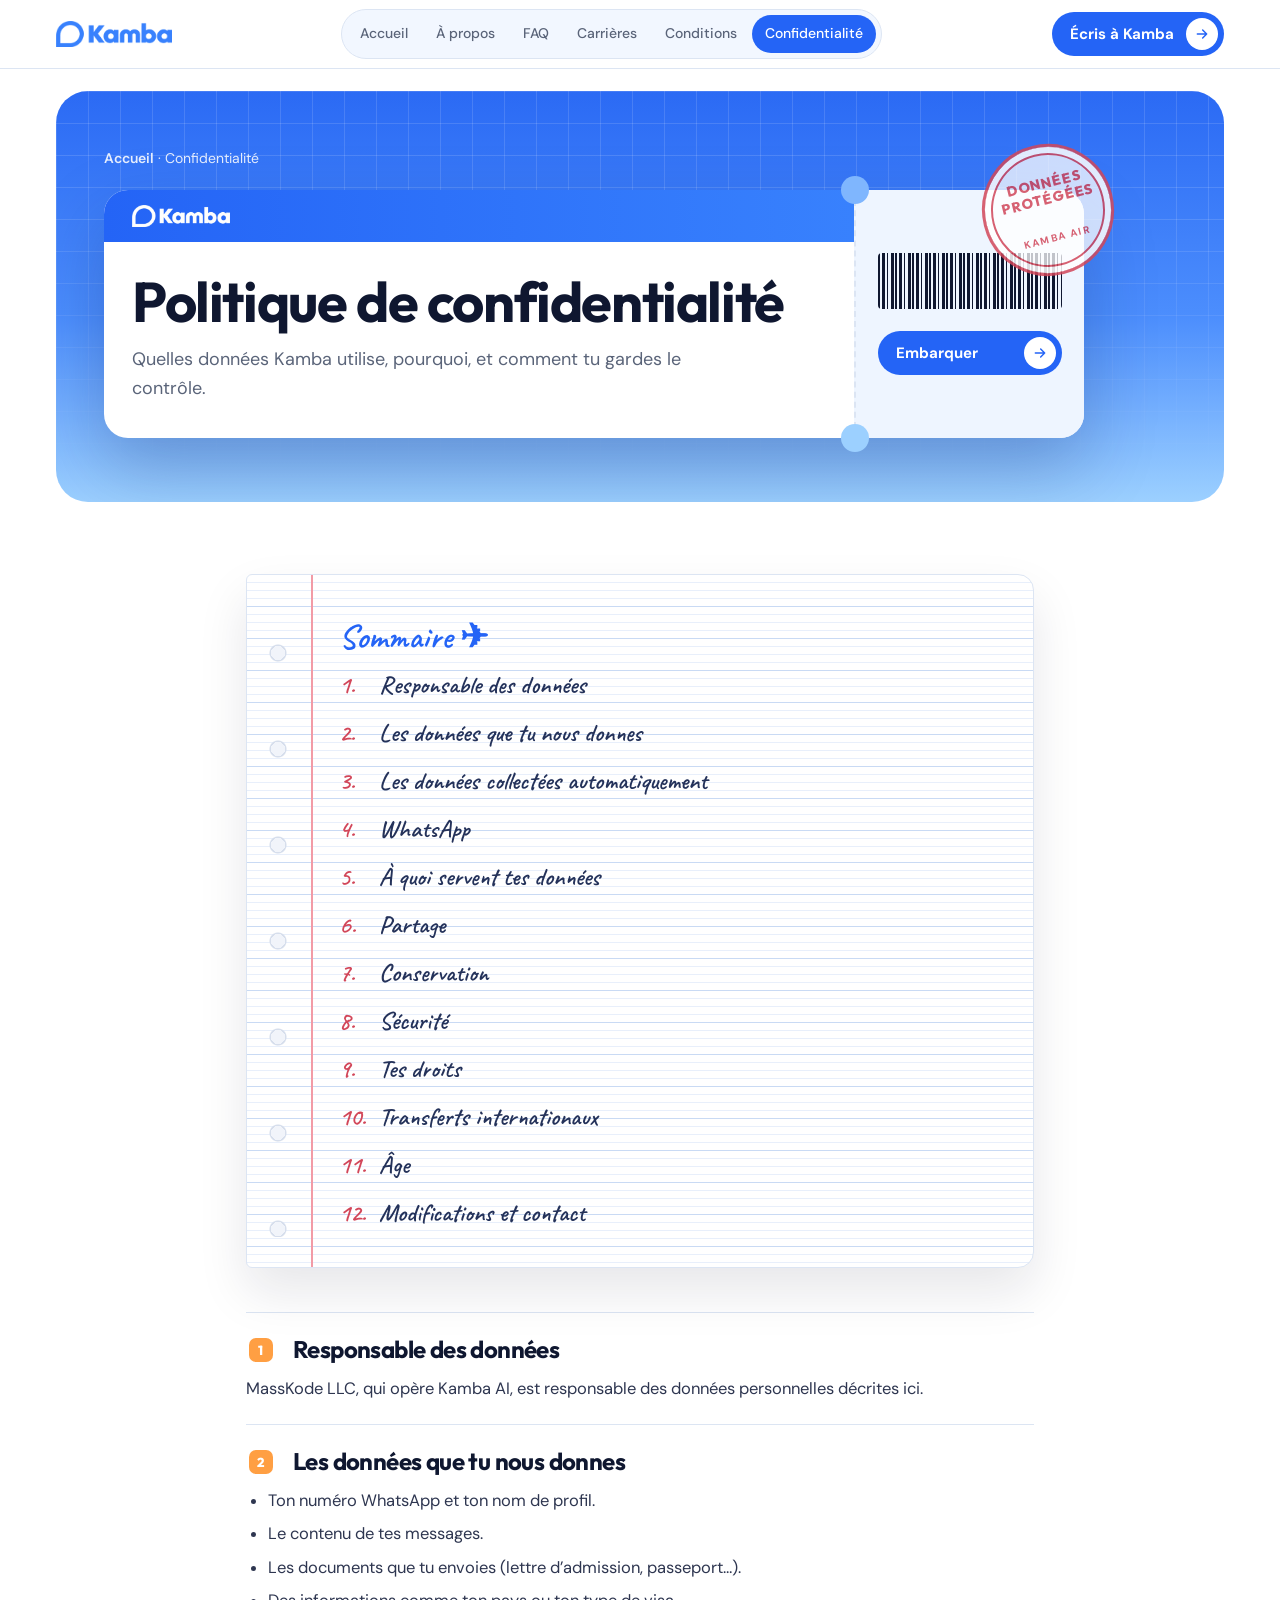
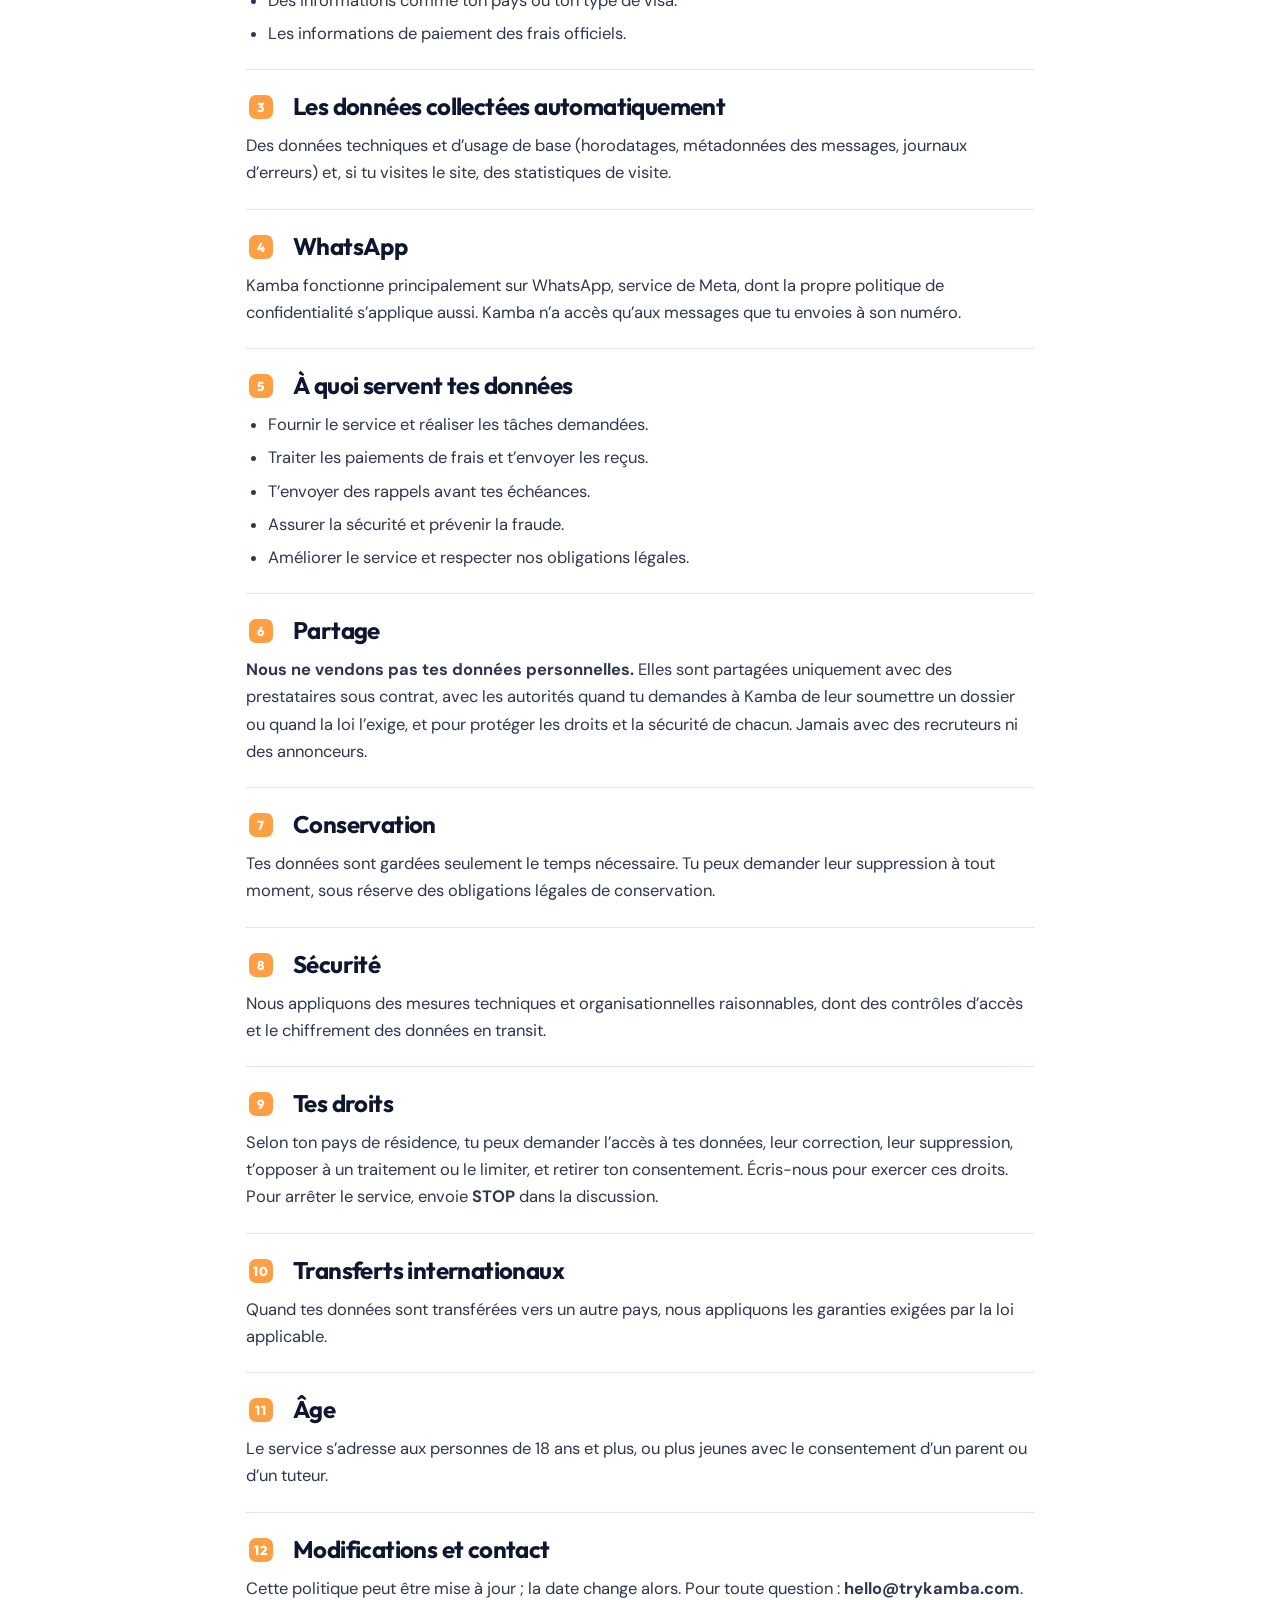
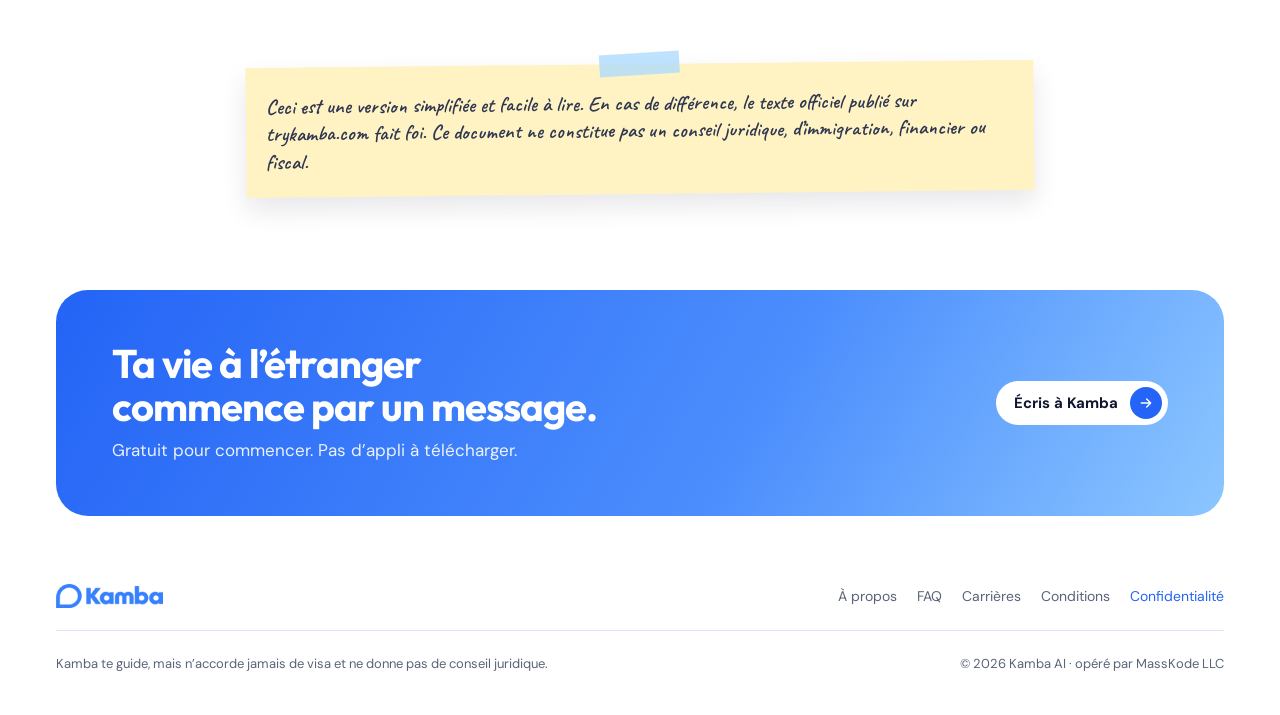
<file: confidentialite.html>
<!doctype html>
<html lang="fr">
<head>
<meta charset="utf-8">
<meta name="viewport" content="width=device-width, initial-scale=1, viewport-fit=cover">
<meta name="claude:viewport-fit-sides" content="cover">
<title>Confidentialité · Kamba</title>
<meta name="description" content="La politique de confidentialité de Kamba.">
<link rel="icon" href="img/n1_icon.png">
<link rel="preconnect" href="https://fonts.googleapis.com">
<link rel="preconnect" href="https://fonts.gstatic.com" crossorigin>
<link rel="stylesheet" href="https://fonts.googleapis.com/css2?family=Outfit:wght@500;600;700;800&family=DM+Sans:opsz,wght@9..40,400;9..40,500;9..40,600;9..40,700&family=Caveat:wght@600&display=swap">
<link rel="stylesheet" href="pages.css">
</head>
<body class="page-confidentialite">
<header class="bar">
  <div class="wrap in">
    <a class="logo" href="index.html" aria-label="Kamba, accueil"><img src="img/n1_lockup_blue.png" alt="Kamba"></a>
    <nav aria-label="Pages"><a href="index.html">Accueil</a><a href="a-propos.html">À propos</a><a href="faq.html">FAQ</a><a href="carrieres.html">Carrières</a><a href="conditions.html">Conditions</a><a href="confidentialite.html" aria-current="page">Confidentialité</a></nav>
    <a class="btn btn-blue" href="https://wa.me/12207990396" target="_blank" rel="noopener"><span class="t">Écris à Kamba</span><span class="arr"><svg viewBox="0 0 24 24"><path d="M5 12h14M13 6l6 6-6 6"/></svg></span></a>
    <button type="button" class="burger" id="burger" aria-expanded="false" aria-controls="menu" aria-label="Ouvrir le menu"><span></span></button>
    <div class="menu" id="menu" hidden><a class="lk" href="index.html">Accueil</a><a class="lk" href="a-propos.html">À propos</a><a class="lk" href="faq.html">FAQ</a><a class="lk" href="carrieres.html">Carrières</a><a class="lk" href="conditions.html">Conditions</a><a class="lk" href="confidentialite.html">Confidentialité</a><span class="num">WhatsApp : +1 220 799 0396</span></div>
  </div>
</header>

<main>
<section class="trip"><div class="wrap"><div class="sky">
  <p class="crumb"><a href="index.html">Accueil</a> · Confidentialité</p>
  <div class="bp">
    <div class="main">
      <div class="band"><img src="img/n1_lockup.png" alt="Kamba"></div>
      <h1>Politique de confidentialité</h1>
      <p class="lead">Quelles données Kamba utilise, pourquoi, et comment tu gardes le contrôle.</p>
    </div>
    <div class="stub">
      <div class="barcode" aria-hidden="true"></div>
      <a class="btn btn-blue" href="https://wa.me/12207990396" target="_blank" rel="noopener"><span>Embarquer</span><span class="arr"><svg viewBox="0 0 24 24"><path d="M5 12h14M13 6l6 6-6 6"/></svg></span></a>
    </div>
    <div class="stampx" aria-hidden="true">Données<br>protégées<small>Kamba Air</small></div>
  </div>
</div></div></section>
<div class="legal"><div class="wrap narrow">
  <nav class="sheet" aria-label="Sommaire"><div class="holes"></div><div class="ttl">Sommaire ✈</div><ol><li><span class="k">1.</span><a href="#s1">Responsable des données</a></li><li><span class="k">2.</span><a href="#s2">Les données que tu nous donnes</a></li><li><span class="k">3.</span><a href="#s3">Les données collectées automatiquement</a></li><li><span class="k">4.</span><a href="#s4">WhatsApp</a></li><li><span class="k">5.</span><a href="#s5">À quoi servent tes données</a></li><li><span class="k">6.</span><a href="#s6">Partage</a></li><li><span class="k">7.</span><a href="#s7">Conservation</a></li><li><span class="k">8.</span><a href="#s8">Sécurité</a></li><li><span class="k">9.</span><a href="#s9">Tes droits</a></li><li><span class="k">10.</span><a href="#s10">Transferts internationaux</a></li><li><span class="k">11.</span><a href="#s11">Âge</a></li><li><span class="k">12.</span><a href="#s12">Modifications et contact</a></li></ol></nav>
  <section id="s1"><h2><span class="sign"><i>1</i></span>Responsable des données</h2><p>MassKode LLC, qui opère Kamba AI, est responsable des données personnelles décrites ici.</p></section><section id="s2"><h2><span class="sign"><i>2</i></span>Les données que tu nous donnes</h2><ul><li>Ton numéro WhatsApp et ton nom de profil.</li><li>Le contenu de tes messages.</li><li>Les documents que tu envoies (lettre d’admission, passeport…).</li><li>Des informations comme ton pays ou ton type de visa.</li><li>Les informations de paiement des frais officiels.</li></ul></section><section id="s3"><h2><span class="sign"><i>3</i></span>Les données collectées automatiquement</h2><p>Des données techniques et d’usage de base (horodatages, métadonnées des messages, journaux d’erreurs) et, si tu visites le site, des statistiques de visite.</p></section><section id="s4"><h2><span class="sign"><i>4</i></span>WhatsApp</h2><p>Kamba fonctionne principalement sur WhatsApp, service de Meta, dont la propre politique de confidentialité s’applique aussi. Kamba n’a accès qu’aux messages que tu envoies à son numéro.</p></section><section id="s5"><h2><span class="sign"><i>5</i></span>À quoi servent tes données</h2><ul><li>Fournir le service et réaliser les tâches demandées.</li><li>Traiter les paiements de frais et t’envoyer les reçus.</li><li>T’envoyer des rappels avant tes échéances.</li><li>Assurer la sécurité et prévenir la fraude.</li><li>Améliorer le service et respecter nos obligations légales.</li></ul></section><section id="s6"><h2><span class="sign"><i>6</i></span>Partage</h2><p><b>Nous ne vendons pas tes données personnelles.</b> Elles sont partagées uniquement avec des prestataires sous contrat, avec les autorités quand tu demandes à Kamba de leur soumettre un dossier ou quand la loi l’exige, et pour protéger les droits et la sécurité de chacun. Jamais avec des recruteurs ni des annonceurs.</p></section><section id="s7"><h2><span class="sign"><i>7</i></span>Conservation</h2><p>Tes données sont gardées seulement le temps nécessaire. Tu peux demander leur suppression à tout moment, sous réserve des obligations légales de conservation.</p></section><section id="s8"><h2><span class="sign"><i>8</i></span>Sécurité</h2><p>Nous appliquons des mesures techniques et organisationnelles raisonnables, dont des contrôles d’accès et le chiffrement des données en transit.</p></section><section id="s9"><h2><span class="sign"><i>9</i></span>Tes droits</h2><p>Selon ton pays de résidence, tu peux demander l’accès à tes données, leur correction, leur suppression, t’opposer à un traitement ou le limiter, et retirer ton consentement. Écris-nous pour exercer ces droits. Pour arrêter le service, envoie <b>STOP</b> dans la discussion.</p></section><section id="s10"><h2><span class="sign"><i>10</i></span>Transferts internationaux</h2><p>Quand tes données sont transférées vers un autre pays, nous appliquons les garanties exigées par la loi applicable.</p></section><section id="s11"><h2><span class="sign"><i>11</i></span>Âge</h2><p>Le service s’adresse aux personnes de 18 ans et plus, ou plus jeunes avec le consentement d’un parent ou d’un tuteur.</p></section><section id="s12"><h2><span class="sign"><i>12</i></span>Modifications et contact</h2><p>Cette politique peut être mise à jour ; la date change alors. Pour toute question : <b>hello@trykamba.com</b>.</p></section>
  <p class="pnote" style="--r:-.6deg">Ceci est une version simplifiée et facile à lire. En cas de différence, le texte officiel publié sur trykamba.com fait foi. Ce document ne constitue pas un conseil juridique, d’immigration, financier ou fiscal.</p>
</div></div>

<section class="cta-band">
  <div class="wrap">
    <div class="card">
      <div><h2>Ta vie à l’étranger commence par un message.</h2><p>Gratuit pour commencer. Pas d’appli à télécharger.</p></div>
      <a class="btn btn-white" href="https://wa.me/12207990396" target="_blank" rel="noopener"><span>Écris à Kamba</span><span class="arr"><svg viewBox="0 0 24 24"><path d="M5 12h14M13 6l6 6-6 6"/></svg></span></a>
    </div>
  </div>
</section>
</main>

<button type="button" class="to-top" id="toTop" aria-label="Retour en haut"><svg viewBox="0 0 24 24"><path d="M12 19V5M6 11l6-6 6 6"/></svg></button>

<footer>
  <div class="wrap">
    <div class="row">
      <a href="index.html" aria-label="Kamba, accueil"><img src="img/n1_lockup_blue.png" alt="Kamba"></a>
      <nav aria-label="Liens"><a href="a-propos.html">À propos</a><a href="faq.html">FAQ</a><a href="carrieres.html">Carrières</a><a href="conditions.html">Conditions</a><a href="confidentialite.html" aria-current="page">Confidentialité</a></nav>
    </div>
    <div class="legalrow">
      <span>Kamba te guide, mais n’accorde jamais de visa et ne donne pas de conseil juridique.</span>
      <span>© 2026 Kamba AI · opéré par MassKode LLC</span>
    </div>
  </div>
</footer>

<script>
if("scrollRestoration" in history) history.scrollRestoration="manual";
if(!location.hash){ scrollTo(0,0); addEventListener("load",()=>scrollTo(0,0)); }
(function(){
  const b=document.getElementById("burger"), m=document.getElementById("menu");
  const set=o=>{ m.hidden=!o; b.setAttribute("aria-expanded",String(o)); b.setAttribute("aria-label", o?"Fermer le menu":"Ouvrir le menu"); };
  b.addEventListener("click",e=>{ e.stopPropagation(); set(m.hidden); });
  m.querySelectorAll("a").forEach(a=>a.addEventListener("click",()=>set(false)));
  document.addEventListener("click",e=>{ if(!m.hidden && !m.contains(e.target)) set(false); });
  document.addEventListener("keydown",e=>{ if(e.key==="Escape" && !m.hidden){ set(false); b.focus(); } });
  addEventListener("resize",()=>{ if(innerWidth>1000) set(false); });
  const t=document.getElementById("toTop");
  const onS=()=>t.classList.toggle("show", window.scrollY>500);
  addEventListener("scroll",onS,{passive:true}); onS();
  t.addEventListener("click",()=>scrollTo({top:0,behavior:"smooth"}));
})();
</script>
</body>
</html>
</file>
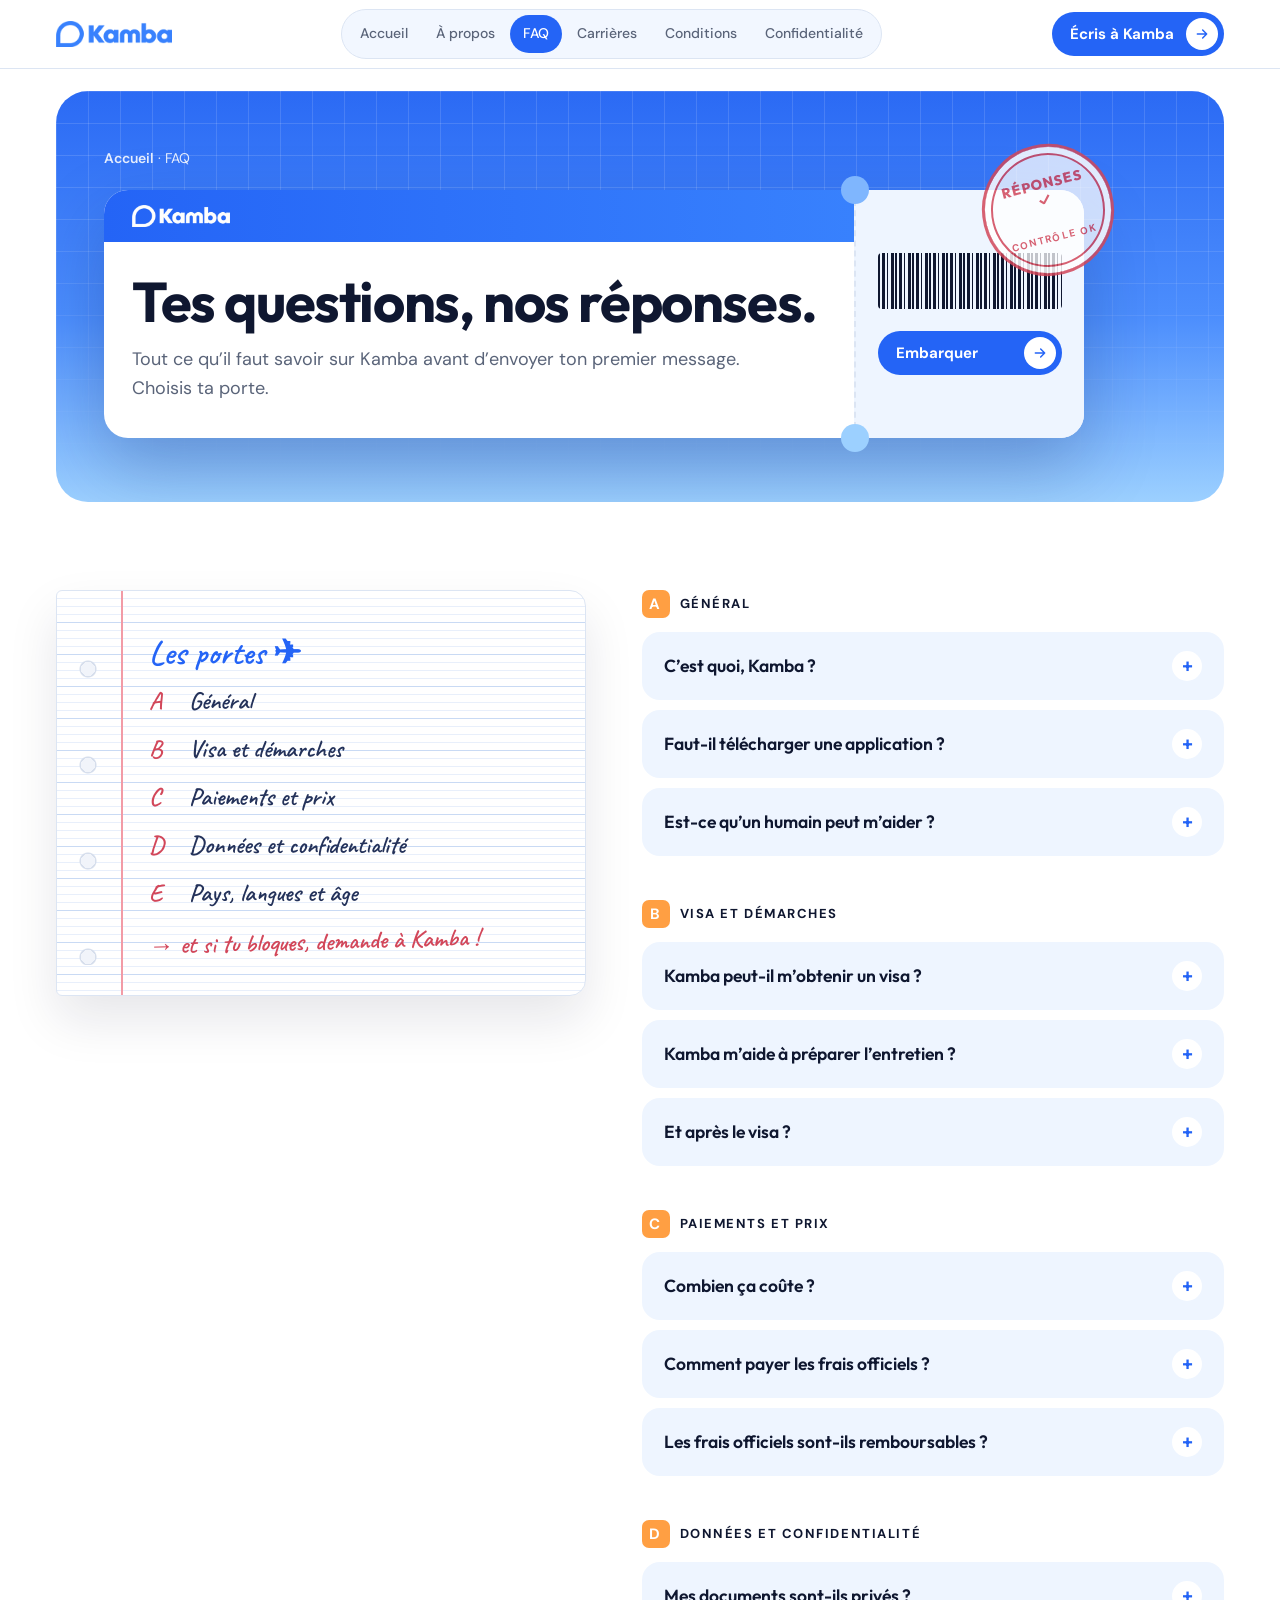
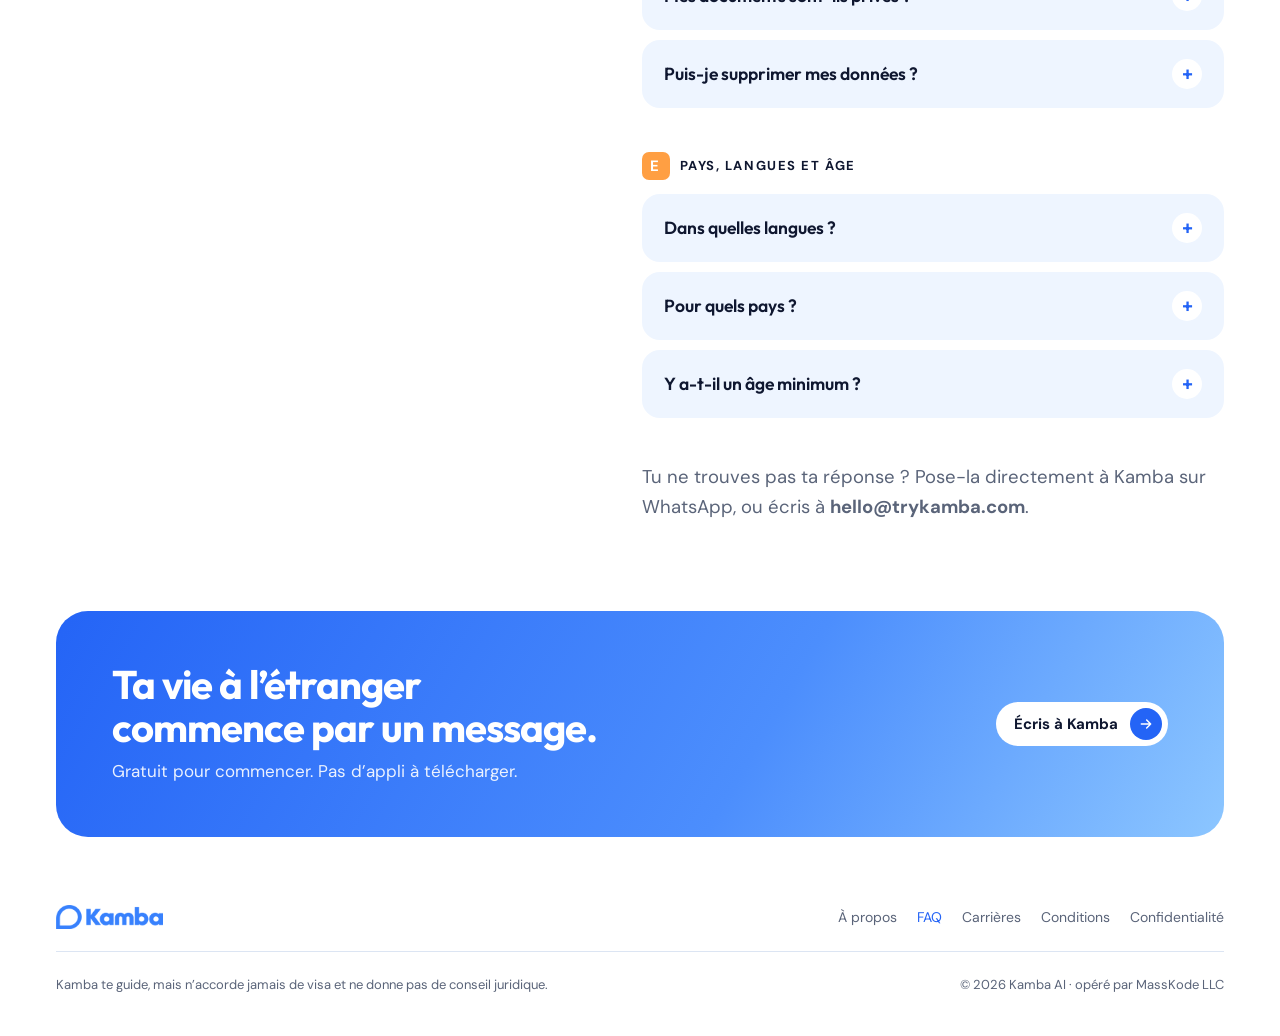
<file: faq.html>
<!doctype html>
<html lang="fr">
<head>
<meta charset="utf-8">
<meta name="viewport" content="width=device-width, initial-scale=1, viewport-fit=cover">
<meta name="claude:viewport-fit-sides" content="cover">
<title>FAQ · Kamba</title>
<meta name="description" content="Les questions fréquentes sur Kamba : visa, paiements, données, langues.">
<link rel="icon" href="img/n1_icon.png">
<link rel="preconnect" href="https://fonts.googleapis.com">
<link rel="preconnect" href="https://fonts.gstatic.com" crossorigin>
<link rel="stylesheet" href="https://fonts.googleapis.com/css2?family=Outfit:wght@500;600;700;800&family=DM+Sans:opsz,wght@9..40,400;9..40,500;9..40,600;9..40,700&family=Caveat:wght@600&display=swap">
<link rel="stylesheet" href="pages.css">
</head>
<body class="page-faq">
<header class="bar">
  <div class="wrap in">
    <a class="logo" href="index.html" aria-label="Kamba, accueil"><img src="img/n1_lockup_blue.png" alt="Kamba"></a>
    <nav aria-label="Pages"><a href="index.html">Accueil</a><a href="a-propos.html">À propos</a><a href="faq.html" aria-current="page">FAQ</a><a href="carrieres.html">Carrières</a><a href="conditions.html">Conditions</a><a href="confidentialite.html">Confidentialité</a></nav>
    <a class="btn btn-blue" href="https://wa.me/12207990396" target="_blank" rel="noopener"><span class="t">Écris à Kamba</span><span class="arr"><svg viewBox="0 0 24 24"><path d="M5 12h14M13 6l6 6-6 6"/></svg></span></a>
    <button type="button" class="burger" id="burger" aria-expanded="false" aria-controls="menu" aria-label="Ouvrir le menu"><span></span></button>
    <div class="menu" id="menu" hidden><a class="lk" href="index.html">Accueil</a><a class="lk" href="a-propos.html">À propos</a><a class="lk" href="faq.html">FAQ</a><a class="lk" href="carrieres.html">Carrières</a><a class="lk" href="conditions.html">Conditions</a><a class="lk" href="confidentialite.html">Confidentialité</a><span class="num">WhatsApp : +1 220 799 0396</span></div>
  </div>
</header>

<main>
<section class="trip"><div class="wrap"><div class="sky">
  <p class="crumb"><a href="index.html">Accueil</a> · FAQ</p>
  <div class="bp">
    <div class="main">
      <div class="band"><img src="img/n1_lockup.png" alt="Kamba"></div>
      <h1>Tes questions, nos réponses.</h1>
      <p class="lead">Tout ce qu’il faut savoir sur Kamba avant d’envoyer ton premier message. Choisis ta porte.</p>
    </div>
    <div class="stub">
      <div class="barcode" aria-hidden="true"></div>
      <a class="btn btn-blue" href="https://wa.me/12207990396" target="_blank" rel="noopener"><span>Embarquer</span><span class="arr"><svg viewBox="0 0 24 24"><path d="M5 12h14M13 6l6 6-6 6"/></svg></span></a>
    </div>
    <div class="stampx" aria-hidden="true">Réponses<br>✓<small>Contrôle ok</small></div>
  </div>
</div></div></section><section class="sec"><div class="wrap split"><div><div class="sheet" style="position:sticky;top:96px"><div class="holes"></div><div class="ttl">Les portes ✈</div><ol><li><span class="k">A</span><a href="#porte-a">Général</a></li><li><span class="k">B</span><a href="#porte-b">Visa et démarches</a></li><li><span class="k">C</span><a href="#porte-c">Paiements et prix</a></li><li><span class="k">D</span><a href="#porte-d">Données et confidentialité</a></li><li><span class="k">E</span><a href="#porte-e">Pays, langues et âge</a></li></ol><div class="scrib">→ et si tu bloques, demande à Kamba !</div></div></div><div class="faqs"><div id="porte-a" style="scroll-margin-top:90px"><h2><span class="sign"><i>A</i>Général</span></h2><div class="list"><details><summary>C’est quoi, Kamba ?</summary><p>Un compagnon IA pour les étudiants qui partent à l’étranger. Il vit dans WhatsApp et t’accompagne de la lettre d’admission jusqu’au premier job.</p></details><details><summary>Faut-il télécharger une application ?</summary><p>Non. Tout se passe sur WhatsApp : tu écris ou tu envoies une note vocale au numéro de Kamba.</p></details><details><summary>Est-ce qu’un humain peut m’aider ?</summary><p>Oui. Un humain reste joignable, et les étapes sensibles, comme les paiements et les formulaires officiels, sont vérifiées par une personne avant validation.</p></details></div></div><div id="porte-b" style="scroll-margin-top:90px"><h2><span class="sign"><i>B</i>Visa et démarches</span></h2><div class="list"><details><summary>Kamba peut-il m’obtenir un visa ?</summary><p>Non. Ce sont les gouvernements qui décident. Kamba s’assure que ton dossier est complet et envoyé à temps, et te redirige vers un avocat ou le bureau international de ton école quand c’est nécessaire.</p></details><details><summary>Kamba m’aide à préparer l’entretien ?</summary><p>Oui. Il t’aide à remplir ton dossier (par exemple le DS-160) et t’entraîne avant l’entretien à l’ambassade.</p></details><details><summary>Et après le visa ?</summary><p>Kamba continue : arrivée, logement, compte bancaire, règles de travail, périodes OPT et recherche du premier emploi.</p></details></div></div><div id="porte-c" style="scroll-margin-top:90px"><h2><span class="sign"><i>C</i>Paiements et prix</span></h2><div class="list"><details><summary>Combien ça coûte ?</summary><p>Discuter avec Kamba est gratuit pour commencer. Tu paies seulement les tâches que tu demandes, et le prix est affiché avant que tu confirmes.</p></details><details><summary>Comment payer les frais officiels ?</summary><p>Dans ta monnaie locale (naira, cedis, franc CFA…), avec le taux affiché avant confirmation. Le reçu arrive directement dans la discussion.</p></details><details><summary>Les frais officiels sont-ils remboursables ?</summary><p>En général non : une fois versés à l’organisme officiel, les frais de tiers ne sont pas remboursables.</p></details></div></div><div id="porte-d" style="scroll-margin-top:90px"><h2><span class="sign"><i>D</i>Données et confidentialité</span></h2><div class="list"><details><summary>Mes documents sont-ils privés ?</summary><p>Oui. Tes documents t’appartiennent. Ils servent uniquement aux tâches que tu demandes, ne sont jamais vendus, ni partagés avec des recruteurs ou des annonceurs.</p></details><details><summary>Puis-je supprimer mes données ?</summary><p>Oui, à tout moment sur demande, sous réserve des obligations légales de conservation. Pour arrêter le service, envoie STOP dans la discussion.</p></details></div></div><div id="porte-e" style="scroll-margin-top:90px"><h2><span class="sign"><i>E</i>Pays, langues et âge</span></h2><div class="list"><details><summary>Dans quelles langues ?</summary><p>Français, anglais, pidgin, portugais, arabe et d’autres. Les formulaires officiels restent dans la langue demandée.</p></details><details><summary>Pour quels pays ?</summary><p>On commence par l’Afrique de l’Ouest (Nigeria, Sénégal, Côte d’Ivoire, Ghana) vers les États-Unis et le Canada. D’autres destinations arrivent.</p></details><details><summary>Y a-t-il un âge minimum ?</summary><p>Oui, 18 ans, ou moins avec le consentement d’un parent ou d’un tuteur.</p></details></div></div><p class="lead">Tu ne trouves pas ta réponse ? Pose-la directement à Kamba sur WhatsApp, ou écris à <b>hello@trykamba.com</b>.</p></div></div></section>

<section class="cta-band">
  <div class="wrap">
    <div class="card">
      <div><h2>Ta vie à l’étranger commence par un message.</h2><p>Gratuit pour commencer. Pas d’appli à télécharger.</p></div>
      <a class="btn btn-white" href="https://wa.me/12207990396" target="_blank" rel="noopener"><span>Écris à Kamba</span><span class="arr"><svg viewBox="0 0 24 24"><path d="M5 12h14M13 6l6 6-6 6"/></svg></span></a>
    </div>
  </div>
</section>
</main>

<button type="button" class="to-top" id="toTop" aria-label="Retour en haut"><svg viewBox="0 0 24 24"><path d="M12 19V5M6 11l6-6 6 6"/></svg></button>

<footer>
  <div class="wrap">
    <div class="row">
      <a href="index.html" aria-label="Kamba, accueil"><img src="img/n1_lockup_blue.png" alt="Kamba"></a>
      <nav aria-label="Liens"><a href="a-propos.html">À propos</a><a href="faq.html" aria-current="page">FAQ</a><a href="carrieres.html">Carrières</a><a href="conditions.html">Conditions</a><a href="confidentialite.html">Confidentialité</a></nav>
    </div>
    <div class="legalrow">
      <span>Kamba te guide, mais n’accorde jamais de visa et ne donne pas de conseil juridique.</span>
      <span>© 2026 Kamba AI · opéré par MassKode LLC</span>
    </div>
  </div>
</footer>

<script>
if("scrollRestoration" in history) history.scrollRestoration="manual";
if(!location.hash){ scrollTo(0,0); addEventListener("load",()=>scrollTo(0,0)); }
(function(){
  const b=document.getElementById("burger"), m=document.getElementById("menu");
  const set=o=>{ m.hidden=!o; b.setAttribute("aria-expanded",String(o)); b.setAttribute("aria-label", o?"Fermer le menu":"Ouvrir le menu"); };
  b.addEventListener("click",e=>{ e.stopPropagation(); set(m.hidden); });
  m.querySelectorAll("a").forEach(a=>a.addEventListener("click",()=>set(false)));
  document.addEventListener("click",e=>{ if(!m.hidden && !m.contains(e.target)) set(false); });
  document.addEventListener("keydown",e=>{ if(e.key==="Escape" && !m.hidden){ set(false); b.focus(); } });
  addEventListener("resize",()=>{ if(innerWidth>1000) set(false); });
  const t=document.getElementById("toTop");
  const onS=()=>t.classList.toggle("show", window.scrollY>500);
  addEventListener("scroll",onS,{passive:true}); onS();
  t.addEventListener("click",()=>scrollTo({top:0,behavior:"smooth"}));
})();
</script>
</body>
</html>
</file>
<file: pages.css>
/* Kamba : style partagé des pages secondaires (même univers que l'accueil) */
:root{
  --blue:#2464F6;--blue-2:#3881FD;--pale:#EEF5FF;--ink:#0F1730;--muted:#5A6479;--line:#DCE5F3;--white:#FFFFFF;--sun:#F7C657;--note:#FFF3C4;
  --f-display:"Outfit","Avenir Next","Segoe UI",system-ui,sans-serif;
  --f-body:"DM Sans","Segoe UI",system-ui,-apple-system,sans-serif;
  --f-hand:"Caveat","Segoe Print","Comic Sans MS",cursive;
  color-scheme:light;
}
*{box-sizing:border-box}
html{scroll-behavior:smooth}
:root{padding-top:env(safe-area-inset-top);padding-bottom:env(safe-area-inset-bottom)}
body{margin:0;background:var(--white);color:var(--ink);font-family:var(--f-body);font-size:17px;line-height:1.65;-webkit-font-smoothing:antialiased}
img{max-width:100%}
[hidden]{display:none!important}
@media (prefers-reduced-motion:reduce){html{scroll-behavior:auto}*{transition:none!important}}
h1,h2,h3{font-family:var(--f-display);letter-spacing:-.025em;line-height:1.08;margin:0;text-wrap:balance}
p{margin:0}
a{color:inherit}
a:focus-visible,button:focus-visible,summary:focus-visible{outline:3px solid var(--sun);outline-offset:3px;border-radius:10px}
.wrap{max-width:1200px;margin:0 auto;padding-left:max(16px,env(safe-area-inset-left,0px));padding-right:max(16px,env(safe-area-inset-right,0px))}
.narrow{max-width:820px}
.eyebrow{display:inline-block;font-size:13px;font-weight:700;letter-spacing:.14em;text-transform:uppercase;color:var(--ink);background:linear-gradient(transparent 50%,rgba(247,198,87,.7) 50%,rgba(247,198,87,.7) 92%,transparent 92%);padding:0 4px;margin-bottom:16px}
.hand{font-family:var(--f-hand);font-weight:600;color:#D2475A;font-size:24px;line-height:1.1}

/* barre du haut */
.bar{position:sticky;top:env(safe-area-inset-top,0px);z-index:40;background:rgba(255,255,255,.92);backdrop-filter:blur(12px);-webkit-backdrop-filter:blur(12px);border-bottom:1px solid var(--line)}
body::before{content:"";position:fixed;inset:0 0 auto;height:env(safe-area-inset-top,0px);z-index:41;background:var(--white)}
.bar .in{position:relative;display:flex;align-items:center;gap:18px;height:68px}
.bar .logo img{height:26px;display:block}
.bar nav{display:flex;gap:4px;margin-left:auto}
.bar nav a{text-decoration:none;font-size:14.5px;font-weight:500;color:var(--muted);padding:8px 14px;border-radius:999px}
.bar nav a:hover{color:var(--ink);background:var(--pale)}
.bar nav a[aria-current="page"]{color:var(--blue);background:var(--pale)}
.btn{display:inline-flex;align-items:center;gap:12px;font:700 15px var(--f-body);text-decoration:none;border-radius:999px;padding:6px 6px 6px 18px;border:0;cursor:pointer;transition:transform .18s ease}
.btn:hover{transform:translateY(-2px)}
.btn .arr{width:32px;height:32px;border-radius:50%;display:grid;place-items:center;flex:none}
.btn .arr svg{width:16px;height:16px;stroke:currentColor;fill:none;stroke-width:2.2;stroke-linecap:round;stroke-linejoin:round}
.btn-blue{background:var(--blue);color:var(--white)}.btn-blue .arr{background:var(--white);color:var(--blue)}
.btn-white{background:var(--white);color:var(--ink)}.btn-white .arr{background:var(--blue);color:var(--white)}
.burger{display:none;width:42px;height:42px;border-radius:50%;border:1px solid var(--line);background:var(--pale);cursor:pointer;place-items:center;flex:none;padding:0}
.burger span{display:block;width:18px;height:2px;border-radius:2px;background:var(--ink);position:relative}
.burger span::before,.burger span::after{content:"";position:absolute;left:0;width:18px;height:2px;border-radius:2px;background:var(--ink);transition:transform .25s ease,top .25s ease}
.burger span::before{top:-6px}.burger span::after{top:6px}
.burger[aria-expanded="true"] span{background:transparent}
.burger[aria-expanded="true"] span::before{top:0;transform:rotate(45deg)}
.burger[aria-expanded="true"] span::after{top:0;transform:rotate(-45deg)}
.menu{position:absolute;right:0;top:calc(100% + 8px);width:min(360px,100%);z-index:50;background:var(--white);border-radius:24px;padding:10px 10px 14px;box-shadow:0 24px 60px rgba(15,23,48,.22);border:1px solid var(--line)}
.menu a.lk{display:flex;justify-content:space-between;align-items:center;text-decoration:none;font:600 19px var(--f-display);padding:13px 14px;border-radius:14px}
.menu a.lk::after{content:"→";color:var(--blue)}
.menu a.lk:hover{background:var(--pale)}
.menu a.lk+a.lk{border-top:1px solid var(--line)}
.menu .num{display:block;text-align:center;font-size:13px;color:var(--muted);margin-top:10px}

/* en-tête de page */
.phead{padding-top:22px}
.phead .card{position:relative;overflow:hidden;border-radius:32px;background:linear-gradient(180deg,#2B6AF4 0%,#4C8EFD 55%,#9CD0FF 100%);color:var(--white);padding:72px 56px 64px;isolation:isolate}
.phead .card::before{content:"";position:absolute;inset:0;background-image:linear-gradient(rgba(255,255,255,.13) 1px,transparent 1px),linear-gradient(90deg,rgba(255,255,255,.13) 1px,transparent 1px);background-size:32px 32px;-webkit-mask-image:linear-gradient(180deg,#000 30%,transparent 95%);mask-image:linear-gradient(180deg,#000 30%,transparent 95%);z-index:-1}
.phead .eyebrow{color:var(--ink)}
.phead h1{font-size:clamp(38px,5.4vw,68px);font-weight:700;max-width:16ch}
.phead .lead{margin-top:20px;font-size:19px;max-width:56ch;color:rgba(255,255,255,.94)}
.phead .meta{margin-top:22px;font-size:14px;color:rgba(255,255,255,.85);font-weight:600}
.phead .crumb{font-size:14px;margin-bottom:22px;color:rgba(255,255,255,.85)}
.phead .crumb a{text-decoration:none;font-weight:600}
.phead .crumb a:hover{text-decoration:underline}

/* sections */
.sec{padding-block:88px}
.sec h2{font-size:clamp(28px,3.6vw,42px);font-weight:700;margin-bottom:16px}
.sec .lead{font-size:18.5px;color:var(--muted);max-width:62ch}
.grid3{display:grid;grid-template-columns:repeat(3,1fr);gap:18px;margin-top:40px}
.grid2{display:grid;grid-template-columns:repeat(2,1fr);gap:18px;margin-top:40px}
.tile{background:var(--pale);border-radius:22px;padding:26px;min-width:0}
.tile .n{font:700 14px var(--f-display);color:var(--blue);letter-spacing:.06em;margin-bottom:10px;display:block}
.tile h3{font-size:21px;font-weight:700;margin-bottom:8px}
.tile p{color:var(--muted);font-size:16px}
.index{background-color:var(--white);border:1px solid var(--line);border-radius:12px;box-shadow:0 10px 26px rgba(15,23,48,.05);background-image:linear-gradient(180deg,transparent 18px,#F29BA6 18px,#F29BA6 20px,transparent 20px),repeating-linear-gradient(180deg,transparent 0 31px,#E3ECFA 31px 32px);background-position:0 0,0 22px;background-repeat:no-repeat,repeat;padding-top:36px}
.split{display:grid;grid-template-columns:1fr 1.1fr;gap:56px;align-items:start}
.split>*{min-width:0}
.checks{list-style:none;margin:0;padding:0;display:grid;gap:14px}
.checks li{display:flex;gap:14px;font-size:17px}
.checks li::before{content:"✓";width:24px;height:24px;border-radius:5px;background:var(--blue);color:var(--white);font:700 13px/24px var(--f-body);text-align:center;flex:none;margin-top:2px}
.contact{display:flex;flex-wrap:wrap;gap:12px;margin-top:26px}
.pill{display:inline-flex;align-items:center;gap:8px;background:var(--pale);border-radius:999px;padding:10px 16px;font-weight:600;font-size:15px;text-decoration:none;user-select:all}

/* texte long (conditions, confidentialité) */
.legal{padding-block:72px 96px}
.legal .toc{background:var(--pale);border-radius:20px;padding:22px 26px;margin-bottom:44px}
.legal .toc b{display:block;font:700 13px var(--f-body);letter-spacing:.14em;text-transform:uppercase;color:var(--muted);margin-bottom:10px}
.legal .toc ol{margin:0;padding-left:20px;columns:2;column-gap:30px;font-size:15.5px}
.legal .toc a{text-decoration:none}.legal .toc a:hover{color:var(--blue)}
.legal section{padding-block:22px;border-top:1px solid var(--line);scroll-margin-top:90px}
.legal h2{font-size:24px;font-weight:700;margin-bottom:10px}
.legal p,.legal li{color:#2E3650;font-size:16.5px}
.legal p+p{margin-top:10px}
.legal ul{margin:10px 0 0;padding-left:22px;display:grid;gap:6px}
.legal .note{margin-top:36px;padding:18px 22px;border-radius:16px;background:var(--note);font-size:15px;color:#4A4226}

/* FAQ */
.faqs{display:grid;gap:44px}
.faqs h2{font-size:24px;font-weight:700;margin-bottom:14px;display:flex;align-items:center;gap:12px}
.faqs h2 span{font:700 13px var(--f-body);letter-spacing:.1em;color:var(--blue);background:var(--pale);border-radius:8px;padding:4px 9px}
.faqs .list{display:grid;gap:10px}
details{background:var(--pale);border-radius:18px;padding:2px 22px}
summary{cursor:pointer;list-style:none;padding:17px 0;font:600 17.5px var(--f-display);display:flex;justify-content:space-between;gap:16px;align-items:center}
summary::-webkit-details-marker{display:none}
summary::after{content:"+";width:30px;height:30px;border-radius:50%;background:var(--white);color:var(--blue);display:grid;place-items:center;font-size:20px;flex:none;transition:transform .2s}
details[open] summary::after{transform:rotate(45deg)}
details p{padding:0 0 18px;color:var(--muted);font-size:16px;max-width:68ch}

/* bandeau final */
.cta-band{padding-bottom:20px}
.cta-band .card{border-radius:32px;background:linear-gradient(120deg,#2464F6,#4C8EFD 60%,#8CC6FF);color:var(--white);padding:52px 56px;display:flex;justify-content:space-between;align-items:center;gap:24px;flex-wrap:wrap}
.cta-band h2{color:var(--white);font-size:clamp(28px,3.4vw,40px);max-width:20ch}
.cta-band p{color:rgba(255,255,255,.9);margin-top:8px}

footer{padding-block:48px 40px;font-size:14px;color:var(--muted)}
footer .row{display:flex;flex-wrap:wrap;gap:14px 26px;align-items:center}
footer img{height:24px;display:block}
footer nav{display:flex;flex-wrap:wrap;gap:8px 20px;margin-left:auto}
footer nav a{text-decoration:none}
footer nav a:hover,footer nav a[aria-current="page"]{color:var(--blue)}
footer .legalrow{margin-top:22px;padding-top:22px;border-top:1px solid var(--line);display:flex;flex-wrap:wrap;gap:8px 24px;justify-content:space-between;font-size:13px}

.to-top{position:fixed;right:calc(18px + env(safe-area-inset-right,0px));bottom:calc(18px + env(safe-area-inset-bottom,0px));z-index:30;width:50px;height:50px;border-radius:50%;border:0;background:var(--blue);color:var(--white);display:grid;place-items:center;cursor:pointer;box-shadow:0 12px 30px rgba(36,100,246,.35);opacity:0;translate:0 16px;pointer-events:none;transition:opacity .3s ease,translate .3s ease}
.to-top.show{opacity:1;translate:0 0;pointer-events:auto}
.to-top svg{width:22px;height:22px;stroke:currentColor;fill:none;stroke-width:2.4;stroke-linecap:round;stroke-linejoin:round}

@media (max-width:1000px){
  .bar nav{display:none}
  .bar .btn{margin-left:auto}
  .burger{display:grid}
  .grid3{grid-template-columns:1fr 1fr}
  .split{grid-template-columns:1fr;gap:32px}
  .sec{padding-block:68px}
}
@media (max-width:600px){
  body{font-size:16px}
  .bar .btn .t{display:none}.bar .btn{padding:5px}
  .phead .card{padding:48px 24px 44px;border-radius:26px}
  .grid3,.grid2{grid-template-columns:1fr}
  .legal .toc ol{columns:1}
  .cta-band .card{padding:36px 24px}
}

/* ================= V2 : univers voyage ================= */
/* nav en verre (PC) */
.bar nav{margin:0 auto;background:rgba(238,245,255,.75);border:1px solid var(--line);border-radius:999px;padding:5px;backdrop-filter:blur(8px);gap:2px}
.bar nav a{font-size:14px;padding:7px 13px}
.bar nav a[aria-current="page"]{background:var(--blue);color:var(--white)}
@media (min-width:1001px) and (max-width:1180px){.bar nav a{padding:7px 9px;font-size:13.5px}.bar .btn .t{display:none}.bar .btn{padding:5px}}

/* en-tête en carte d'embarquement */
.trip{padding-top:22px}
.trip .sky{position:relative;overflow:hidden;border-radius:32px;background:linear-gradient(180deg,#2B6AF4 0%,#4C8EFD 55%,#9CD0FF 100%);padding:56px 48px 64px;isolation:isolate}
.trip .sky::before{content:"";position:absolute;inset:0;background-image:linear-gradient(rgba(255,255,255,.13) 1px,transparent 1px),linear-gradient(90deg,rgba(255,255,255,.13) 1px,transparent 1px);background-size:32px 32px;-webkit-mask-image:linear-gradient(180deg,#000 30%,transparent 95%);mask-image:linear-gradient(180deg,#000 30%,transparent 95%);z-index:-1}
.trip .crumb{font-size:14px;margin-bottom:20px;color:rgba(255,255,255,.88)}
.trip .crumb a{text-decoration:none;font-weight:600}.trip .crumb a:hover{text-decoration:underline}
.bp{position:relative;display:grid;grid-template-columns:1fr 230px;background:var(--white);color:var(--ink);border-radius:24px;box-shadow:0 30px 70px rgba(10,30,90,.25);max-width:980px}
.bp .main{min-width:0}
.bp .band{background:linear-gradient(90deg,var(--blue),var(--blue-2));color:var(--white);border-radius:24px 0 0 0;padding:15px 28px;display:flex;justify-content:space-between;align-items:center;gap:12px;flex-wrap:wrap}
.bp .band img{height:22px;display:block}
.bp .band span{font:700 12px var(--f-body);letter-spacing:.18em;text-transform:uppercase;opacity:.92}
.bp .od{display:flex;align-items:flex-end;gap:16px;padding:24px 28px 6px}
.bp .od small{display:block;font:700 11px var(--f-body);letter-spacing:.14em;text-transform:uppercase;color:var(--muted);margin-bottom:4px}
.bp .od b{font:800 clamp(30px,3.6vw,46px)/1 var(--f-display);letter-spacing:-.02em}
.bp .od .line{flex:1;border-top:2px dashed var(--line);position:relative;margin-bottom:16px;min-width:40px}
.bp .od .line::after{content:"✈";position:absolute;left:50%;top:-15px;transform:translateX(-50%);background:var(--white);padding:0 8px;color:var(--blue);font-size:20px}
.bp .od .to{text-align:right}
.bp h1{font-size:clamp(34px,4.4vw,56px);font-weight:700;padding:16px 28px 0}
.bp .lead{padding:12px 28px 0;font-size:18px;color:var(--muted);max-width:56ch}
.bp .info{display:grid;grid-template-columns:repeat(4,1fr);gap:14px;margin:24px 28px 26px;padding-top:18px;border-top:1px dashed var(--line)}
.bp .info small{display:block;font:700 10.5px var(--f-body);letter-spacing:.14em;text-transform:uppercase;color:var(--muted);margin-bottom:3px}
.bp .info b{font:700 16px var(--f-display)}
.bp .stub{position:relative;border-left:2px dashed var(--line);background:var(--pale);border-radius:0 24px 24px 0;padding:24px 22px;display:flex;flex-direction:column;justify-content:space-between;gap:16px}
.bp .stub::before,.bp .stub::after{content:"";position:absolute;left:-15px;width:28px;height:28px;border-radius:50%;background:#7FB6FE}
.bp .stub::before{top:-14px}.bp .stub::after{bottom:-14px;background:#9CD0FF}
.bp .stub small{display:block;font:700 10.5px var(--f-body);letter-spacing:.14em;text-transform:uppercase;color:var(--muted)}
.bp .stub .code{font:800 52px/1 var(--f-display);color:var(--blue);letter-spacing:-.03em}
.bp .stub .gate{font:700 15px var(--f-display);margin-top:6px}
.barcode{height:56px;border-radius:4px;background:repeating-linear-gradient(90deg,var(--ink) 0 2px,transparent 2px 4px,var(--ink) 4px 7px,transparent 7px 9px,var(--ink) 9px 10px,transparent 10px 13px,var(--ink) 13px 16px,transparent 16px 17px)}
.bp .stub .btn{justify-content:space-between}
.trip .tag-sun{position:absolute;right:48px;top:44px;transform:rotate(8deg);background:var(--sun);color:var(--ink);font:800 13px var(--f-display);letter-spacing:.06em;padding:9px 16px;border-radius:10px;box-shadow:0 10px 26px rgba(15,23,48,.18);z-index:2}
.trip .tag-sun::before,.trip .tag-sun::after{content:"";position:absolute;top:50%;width:12px;height:12px;border-radius:50%;background:#4C8EFD;transform:translateY(-50%)}
.trip .tag-sun::before{left:-6px}.trip .tag-sun::after{right:-6px}

/* tampon de passeport */
.stampx{position:absolute;display:grid;place-items:center;text-align:center;width:150px;height:150px;border-radius:50%;border:3px solid currentColor;box-shadow:inset 0 0 0 6px var(--white),inset 0 0 0 8px currentColor;color:#D2475A;font:800 15px/1.15 var(--f-display);letter-spacing:.08em;text-transform:uppercase;transform:rotate(-14deg);opacity:.85;padding:18px;background:rgba(255,255,255,.88);z-index:2}
.stampx small{display:block;font:700 10px var(--f-body);letter-spacing:.16em;margin-top:4px}
.stampx.blue{color:var(--blue)}
.stampx.rect{border-radius:10px;width:auto;height:auto;padding:12px 18px}
.trip .stampx{right:56px;bottom:-30px}

/* panneau d'aéroport */
.sign{display:inline-flex;align-items:center;gap:10px;background:var(--sun);color:var(--ink);font:800 14px var(--f-display);letter-spacing:.08em;text-transform:uppercase;padding:6px 14px 6px 6px;border-radius:8px;box-shadow:0 6px 16px rgba(15,23,48,.1)}
.sign i{font-style:normal;width:28px;height:28px;border-radius:5px;background:var(--ink);color:var(--sun);display:grid;place-items:center;font-size:15px}
.sign .ar{font-size:16px}

/* post-it */
.notes{display:flex;flex-wrap:wrap;gap:22px 24px;justify-content:center}
.pnote{position:relative;width:220px;min-height:130px;padding:26px 20px 18px;background:var(--note);font:600 23px/1.2 var(--f-hand);color:#3A3420;box-shadow:0 12px 26px rgba(15,23,48,.10);transform:rotate(var(--r,-2deg))}
.pnote::before{content:"";position:absolute;top:-11px;left:50%;width:80px;height:22px;transform:translateX(-50%) rotate(-3deg);background:rgba(170,218,255,.75)}
.pnote.b{background:#E3F1FF}.pnote.w{background:var(--white);border:1px solid var(--line)}

/* page de cahier Seyès */
.sheet{position:relative;background-color:var(--white);border-radius:6px 16px 16px 6px;box-shadow:0 24px 50px rgba(15,23,48,.10);border:1px solid var(--line);padding:38px 34px 30px 92px;background-image:linear-gradient(90deg,transparent 64px,#F29BA6 64px,#F29BA6 66px,transparent 66px),repeating-linear-gradient(180deg,transparent 0 7px,#E8EFFB 7px 8px,transparent 8px 15px,#E8EFFB 15px 16px,transparent 16px 23px,#E8EFFB 23px 24px,transparent 24px 31px,#C9DAF4 31px 32px)}
.sheet .holes{position:absolute;left:22px;top:30px;bottom:30px;width:18px;background:radial-gradient(circle,#F1F4FA 0 7px,#D6DEEC 7px 8px,transparent 9px) 0 0/18px 96px repeat-y}
.sheet .ttl{font:600 34px/48px var(--f-hand);color:var(--blue)}
.sheet ol,.sheet ul{margin:0;padding:0;list-style:none}
.sheet li{font:600 25px/48px var(--f-hand);color:#24325A;display:flex;gap:12px;align-items:baseline}
.sheet li a{text-decoration:none}.sheet li a:hover{color:var(--blue);text-decoration:underline}
.sheet li .k{color:#D2475A;min-width:28px}
.sheet li.box::before{content:"";width:18px;height:18px;border:2px solid #24325A;border-radius:3px;flex:none;transform:translateY(2px)}
.sheet .scrib{font:600 25px/48px var(--f-hand);color:#D2475A;transform:rotate(-1.5deg)}

/* étiquette de bagage */
.tags{display:grid;grid-template-columns:repeat(4,1fr);gap:22px;margin-top:44px}
.ltag{position:relative;background:var(--white);border:1px solid var(--line);border-radius:14px;padding:58px 22px 24px;min-width:0;clip-path:polygon(22% 0,78% 0,100% 13%,100% 100%,0 100%,0 13%);box-shadow:0 14px 30px rgba(15,23,48,.06)}
.ltag::before{content:"";position:absolute;top:18px;left:50%;width:22px;height:22px;border-radius:50%;transform:translateX(-50%);background:var(--pale);border:2px solid var(--line)}
.ltag .n{display:block;font:800 12px var(--f-body);letter-spacing:.16em;text-transform:uppercase;color:var(--blue);margin-bottom:6px}
.ltag h3{font-size:21px;margin-bottom:8px}
.ltag p{color:var(--muted);font-size:15.5px}
.ltag:nth-child(2){background:#FFF9E3}.ltag:nth-child(3){background:#EEF5FF}
.tags-wrap{position:relative}
.tags-wrap .string{position:absolute;left:5%;right:5%;top:30px;border-top:2px dashed #C9D3E6;z-index:-1}

/* escales (cartes) */
.legs{display:grid;grid-template-columns:repeat(3,1fr);gap:18px;margin-top:40px}
.leg{background:var(--white);border:1px solid var(--line);border-radius:18px;padding:22px;min-width:0;box-shadow:0 10px 26px rgba(15,23,48,.05)}
.leg .sign{margin-bottom:14px;font-size:12px;padding:4px 12px 4px 4px}
.leg .sign i{width:24px;height:24px;font-size:13px}
.leg h3{font-size:20px;margin-bottom:6px}
.leg p{color:var(--muted);font-size:15.5px}

/* mini cartes d'embarquement (postes) */
.jobs{display:grid;grid-template-columns:repeat(3,1fr);gap:20px;margin-top:40px}
.jp{background:var(--white);border:1px solid var(--line);border-radius:20px;overflow:hidden;box-shadow:0 14px 34px rgba(15,23,48,.06);display:flex;flex-direction:column;min-width:0}
.jp .hd{background:var(--blue);color:var(--white);padding:11px 18px;display:flex;justify-content:space-between;font:700 11.5px var(--f-body);letter-spacing:.14em;text-transform:uppercase}
.jp:nth-child(2) .hd{background:var(--blue-2)}.jp:nth-child(3) .hd{background:#5C9BFF}
.jp .bd{padding:20px 18px 6px;flex:1}
.jp .bd small{font:700 11px var(--f-body);letter-spacing:.14em;text-transform:uppercase;color:var(--muted)}
.jp .bd h3{font-size:21px;margin:4px 0 8px}
.jp .bd p{color:var(--muted);font-size:15.5px}
.jp .ft{border-top:2px dashed var(--line);margin-top:16px;padding:14px 18px 16px;display:grid;grid-template-columns:1fr 1fr;gap:10px;position:relative}
.jp .ft::before,.jp .ft::after{content:"";position:absolute;top:-11px;width:20px;height:20px;border-radius:50%;background:var(--pale)}
.jp .ft::before{left:-11px}.jp .ft::after{right:-11px}
.jp .ft small{display:block;font:700 10.5px var(--f-body);letter-spacing:.14em;text-transform:uppercase;color:var(--muted)}
.jp .ft b{font:700 15px var(--f-display)}

/* petite carte d'embarquement contact */
.minipass{display:grid;grid-template-columns:1fr auto;background:var(--white);border:1px solid var(--line);border-radius:20px;overflow:hidden;box-shadow:0 14px 34px rgba(15,23,48,.06)}
.minipass .l{padding:22px 24px;min-width:0}
.minipass .l small{font:700 11px var(--f-body);letter-spacing:.14em;text-transform:uppercase;color:var(--muted)}
.minipass .l b{display:block;font:700 22px var(--f-display);margin:2px 0 10px}
.minipass .r{border-left:2px dashed var(--line);background:var(--pale);padding:22px;display:grid;place-items:center;min-width:120px}
.minipass .r b{font:800 34px var(--f-display);color:var(--blue)}

/* légal v2 */
.legal .sheet{margin-bottom:44px}
.legal section h2{display:flex;align-items:center;gap:12px}
.legal section h2 .sign{font-size:12px;padding:3px 8px 3px 3px}
.legal section h2 .sign i{width:24px;height:24px;font-size:13px}
.legal .pnote{width:100%;max-width:none;transform:rotate(-.6deg);margin-top:40px;font:600 21px/1.3 var(--f-hand)}

/* FAQ v2 */
.faqs h2 .sign{font-size:14px}

@media (max-width:1000px){
  .bp{grid-template-columns:1fr}
  .bp .band{border-radius:24px 24px 0 0}
  .bp .stub{border-left:0;border-top:2px dashed var(--line);border-radius:0 0 24px 24px;flex-direction:row;flex-wrap:wrap;align-items:center}
  .bp .stub::before{left:-14px;top:-15px}.bp .stub::after{left:auto;right:-14px;top:-15px;bottom:auto;background:#9CD0FF}
  .bp .stub .barcode{flex:1 1 100%}
  .bp .info{grid-template-columns:1fr 1fr}
  .tags{grid-template-columns:1fr 1fr}
  .legs,.jobs{grid-template-columns:1fr 1fr}
  .trip .tag-sun{right:24px;top:18px}
  .trip .stampx{display:none}
}
@media (max-width:600px){
  .trip .sky{padding:52px 14px 28px;border-radius:26px}
  .bp .od,.bp h1,.bp .lead{padding-left:20px;padding-right:20px}
  .bp .info{margin-left:20px;margin-right:20px}
  .bp .band{padding:13px 20px}
  .tags,.legs,.jobs{grid-template-columns:1fr}
  .sheet{padding:30px 16px 24px 70px}
  .sheet li{font-size:21px;line-height:40px}
  .sheet .holes{left:14px}
  .trip .tag-sun{font-size:11px;padding:7px 12px}
  .pnote{width:100%;max-width:300px}
}

/* ===== V3 : carte simplifiée, tout en bleu ===== */
.bp h1{padding-top:30px}
.bp .lead{padding-bottom:34px}
.bp .stub{justify-content:center;gap:22px}
.sign{background:#E3EEFF;color:var(--blue);box-shadow:none;border:1px solid #CFE0FF}
.sign i{background:var(--blue);color:var(--white)}
.ltag:nth-child(2){background:#F3F8FF}
.sheet .ttl{color:var(--blue)}
@media (max-width:1000px){.bp .stub{flex-direction:row;align-items:center}.bp .stub .barcode{flex:1 1 auto;min-width:120px}}
.trip .stampx{right:-30px;top:-46px;bottom:auto;width:132px;height:132px;font-size:14px}

/* ===== V4 : petites touches orange sur les numéros, carte MassKode responsive ===== */
.sign i{background:#FF9F43;color:var(--white)}
.legal section h2 .sign i,.faqs h2 .sign i{background:#FF9F43;color:var(--white)}
.ltag .n{color:#F08A24}
@media (max-width:600px){
  .minipass{grid-template-columns:1fr}
  .minipass .r{border-left:0;border-top:2px dashed var(--line);min-width:0;padding:18px}
  .minipass .r b{font-size:26px}
  .minipass .l{padding:20px}
  .minipass .l b{font-size:20px}
  .contact .pill{white-space:normal;word-break:break-word}
}

/* ===== V5 : un seul carré (orange), pas de carré dans un carré ===== */
.sign{background:none;border:0;box-shadow:none;padding:0;color:var(--ink);gap:10px}
.sign i{background:#FF9F43;color:var(--white);border-radius:7px}
.sign .ar{color:var(--muted)}
/* page À propos : aucune touche colorée */
.page-a-propos .sign{color:var(--muted);font-size:12.5px;letter-spacing:.14em}
.page-a-propos .sign i{background:none;color:var(--muted);width:auto;height:auto;font-size:12.5px}
.page-a-propos .sign i::after{content:" ·"}
.page-a-propos .sign .ar{display:none}
.page-a-propos .ltag .n{color:var(--muted)}
.faqs h2 .sign{background:none;padding:0;border-radius:0;color:var(--ink);font-size:13px;letter-spacing:.12em}
.page-a-propos .sign i{display:inline}
</file>
